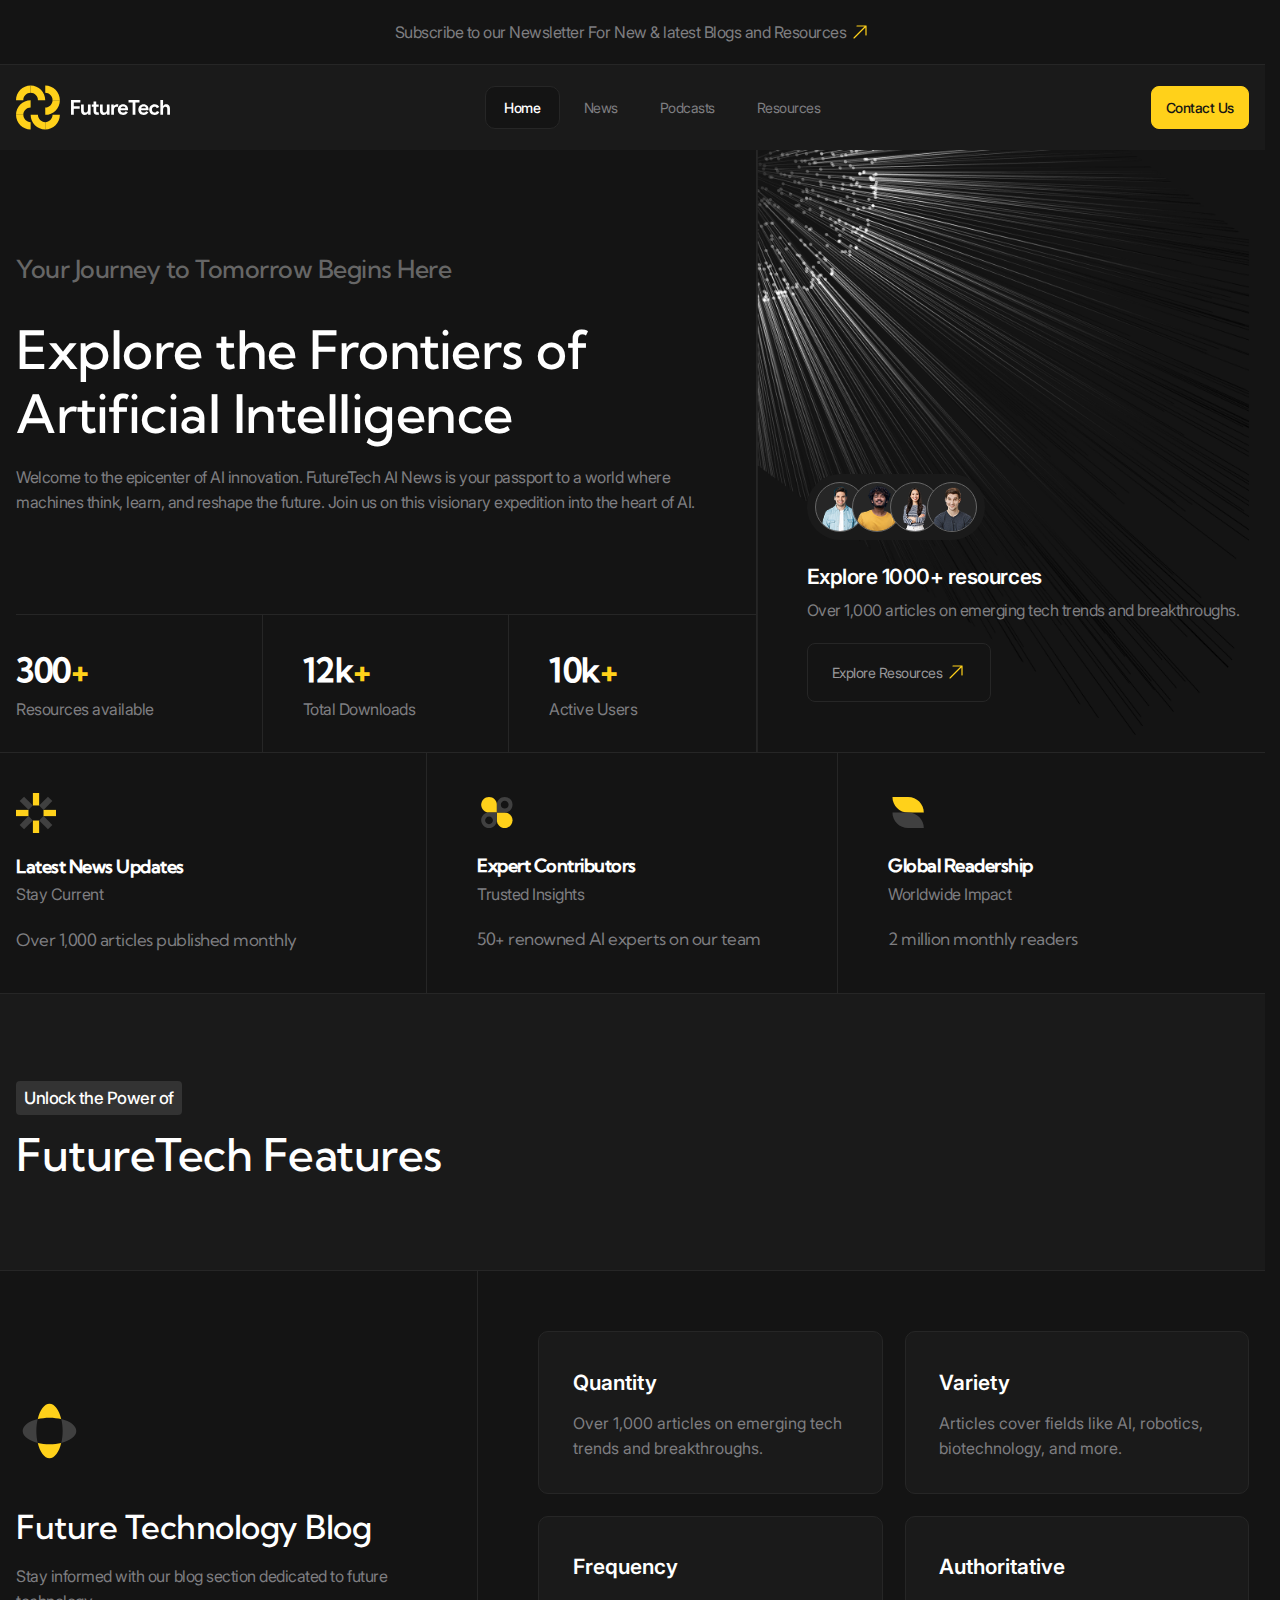
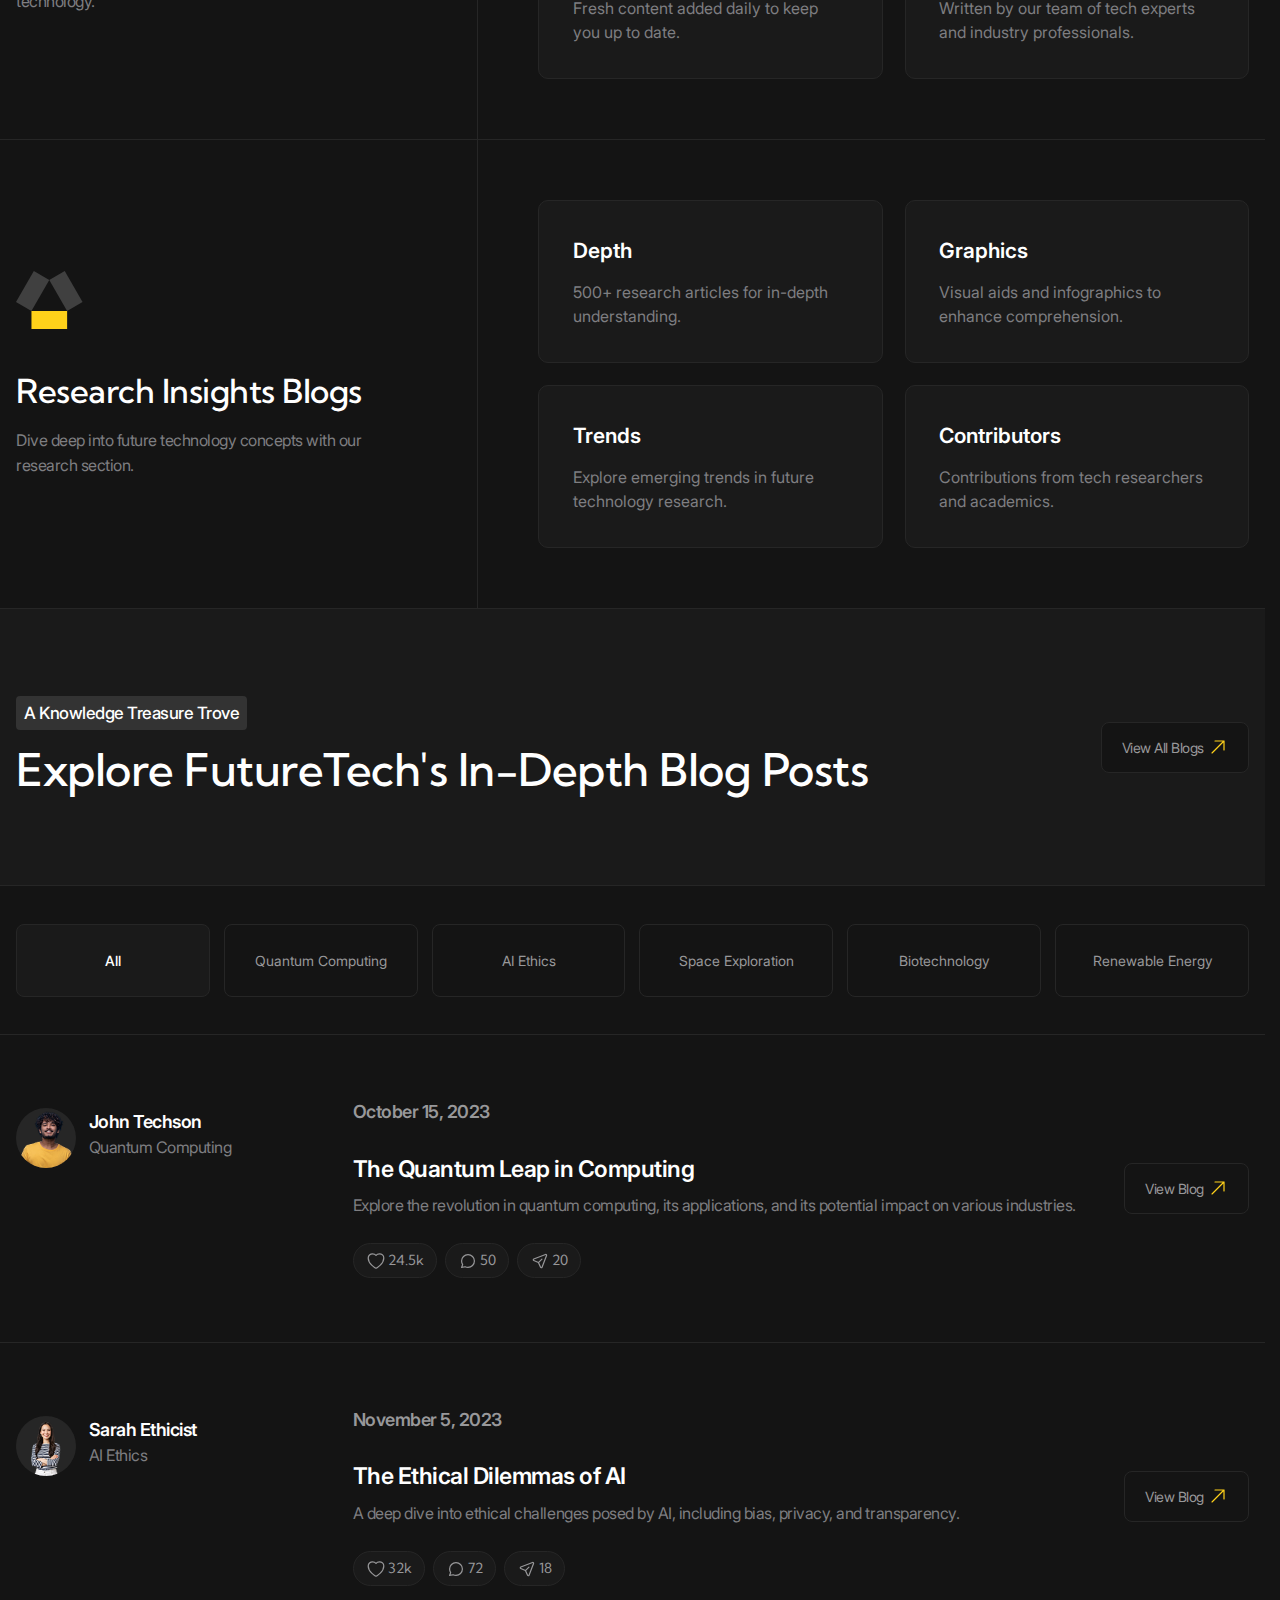
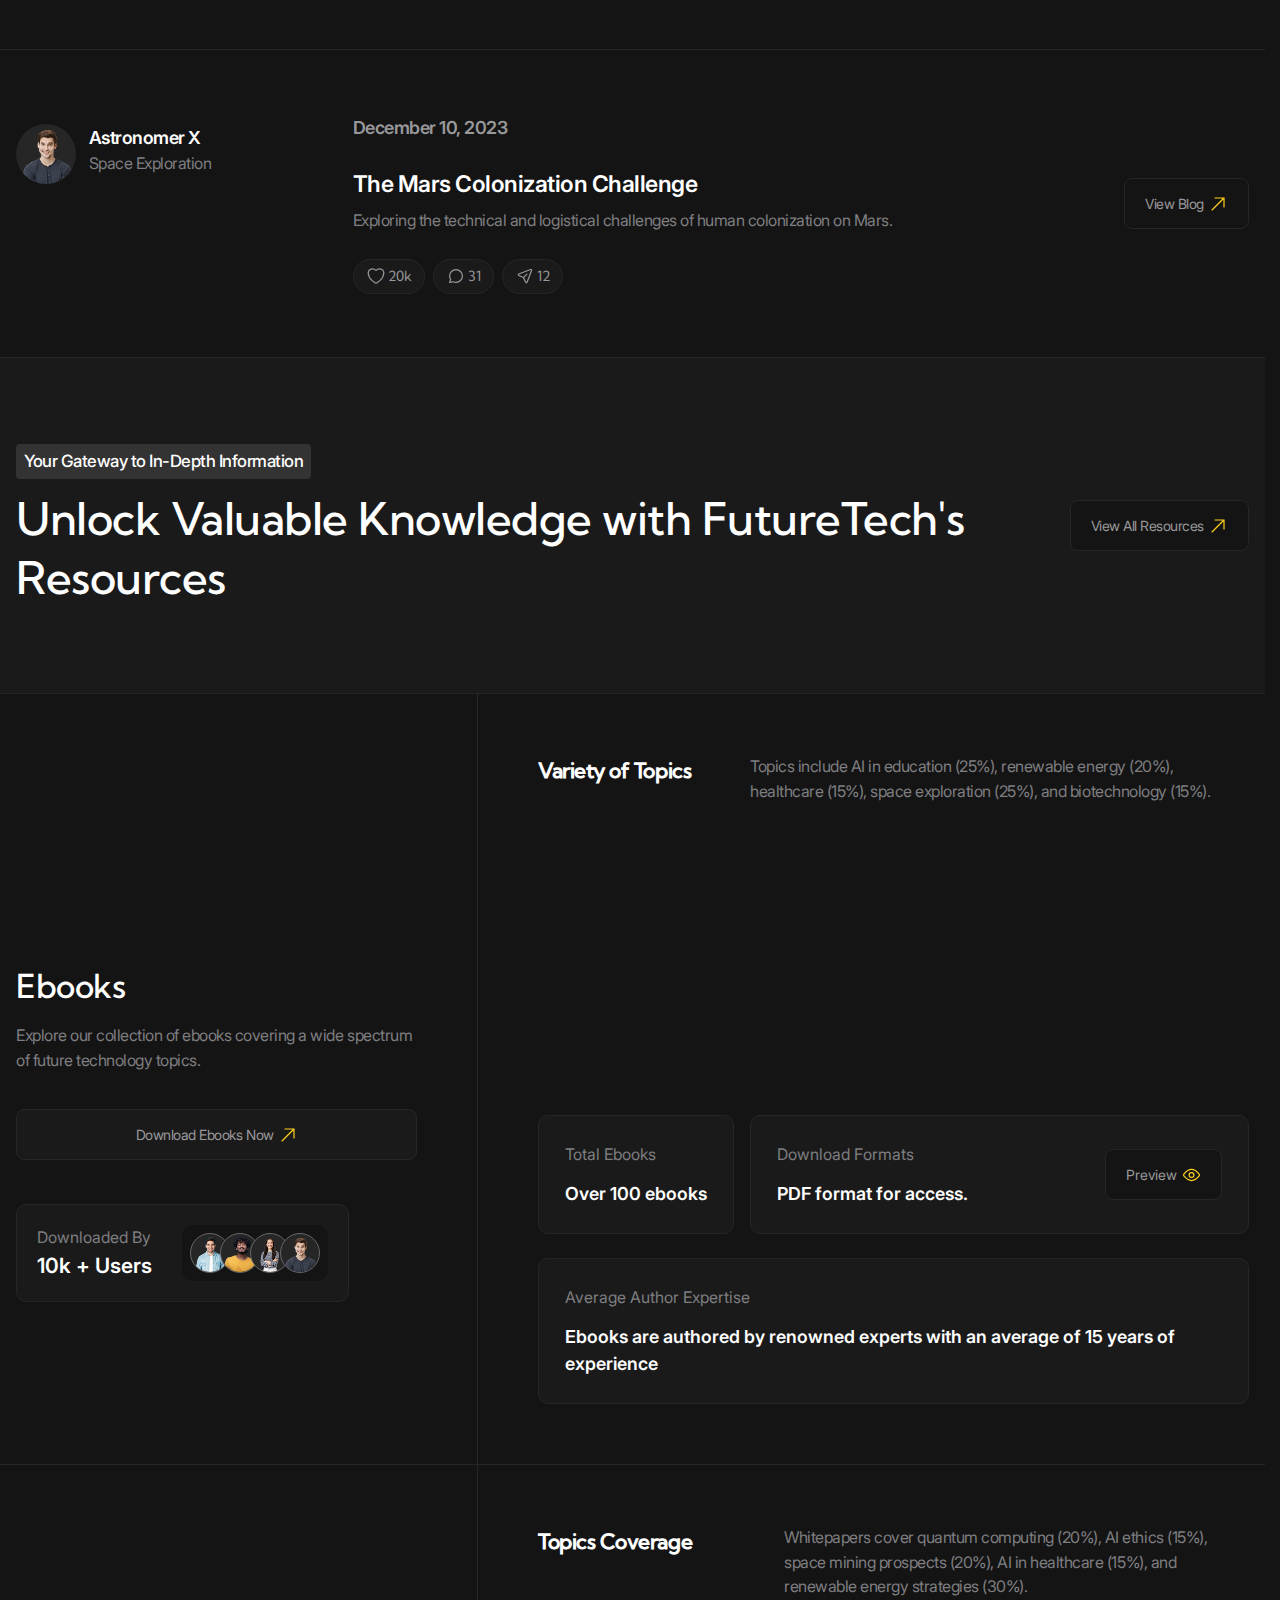
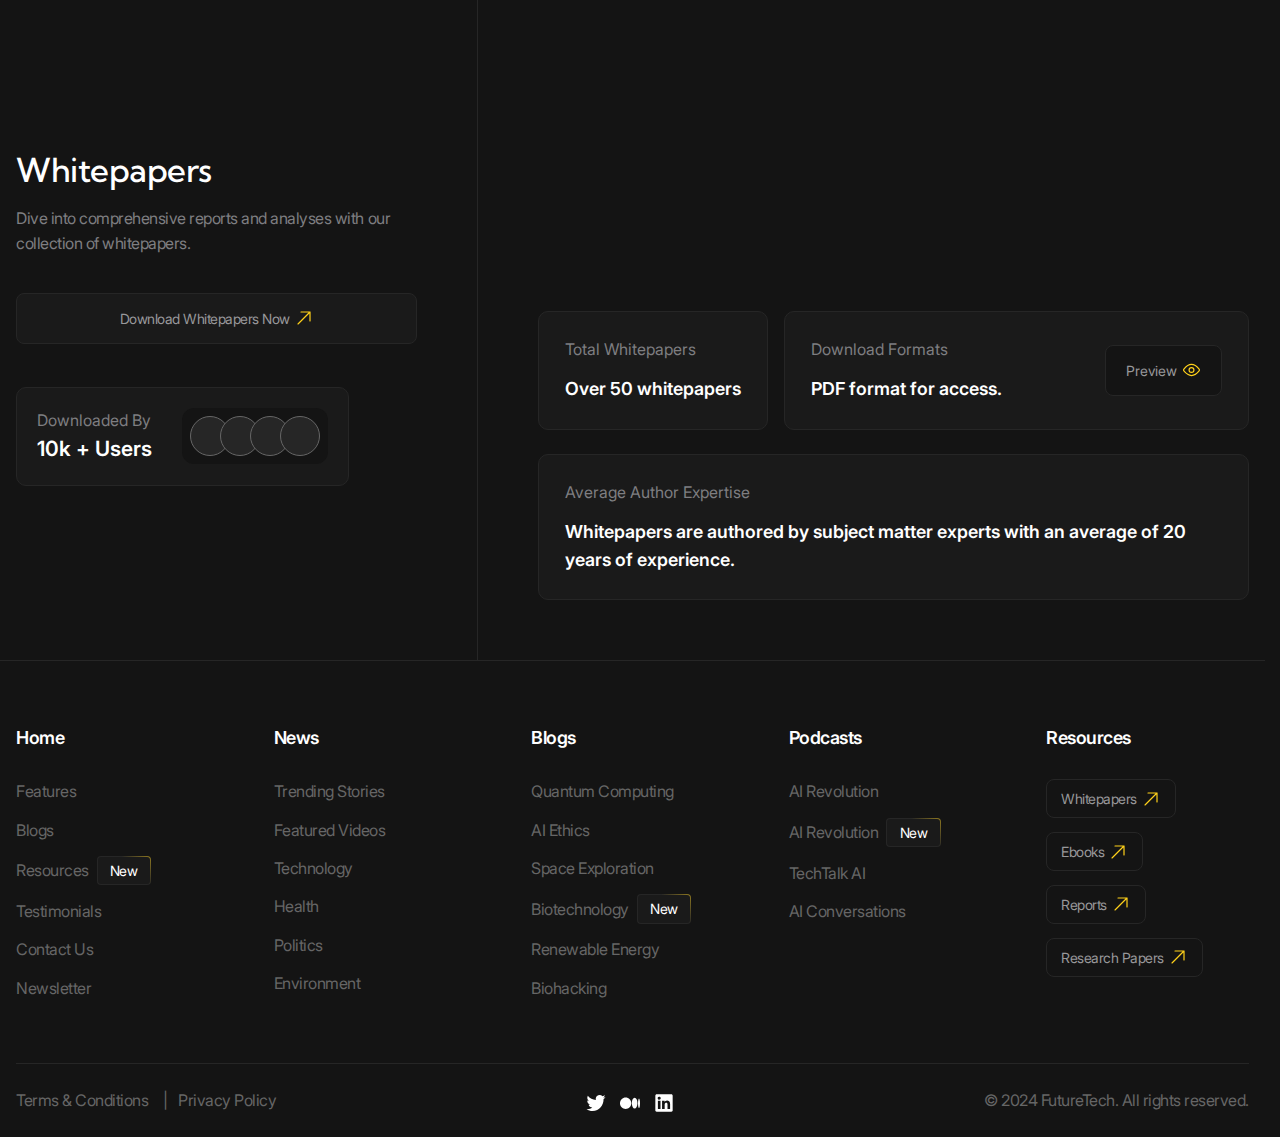
<file: index.html>
<!DOCTYPE html>
<html lang="en">
<head>
  <meta charset="UTF-8">
  <meta name="viewport" content="width=device-width, initial-scale=1.0">
  <title>Future Tech | Home</title>
  <link rel="stylesheet" href="./styles/main.css">
  <script src="./scripts/main.js" type="module"></script>
</head>
<body>
  <header class="header" data-js-header>
    <div class="header__promo">
      <div class="header__promo-inner container">
        <a href="/" class="header__promo-link">
          <span class="icon icon--yellow-arrow">
            <span class="hidden-mobile">Subscribe to our Newsletter For New & latest Blogs and Resources</span>
            <span class="visible-mobile">Subscribe to our Newsletter For Blogs and Resources</span>
          </span>
        </a>
      </div>
    </div>
    <div class="header__body">
      <div class="header__body-inner container">
        <a href="/" class="header__logo logo" title="Home" aria-label="Home">
          <img src="./images/logo.svg" alt="" class="logo__image" width="179" height="50">
        </a>
        <div class="header__overlay" data-js-header-overlay>
          <nav class="header__menu">
            <ul class="header__menu-list">
              <li class="header__menu-item">
                <a href="/" class="header__menu-link is-active">Home</a>
              </li>
              <li class="header__menu-item">
                <a href="/" class="header__menu-link">News</a>
              </li>
              <li class="header__menu-item">
                <a href="/" class="header__menu-link">Podcasts</a>
              </li>
              <li class="header__menu-item">
                <a href="/" class="header__menu-link">Resources</a>
              </li>
            </ul>
          </nav> 
          <a href="" class="header__contact-us-link button button--accent">Contact Us</a>
        </div>
        <button class="header__burger-button burger-button visible-mobile" type="button" aria-label="Open menu" title="Open menu" data-js-header-burger-button>
          <span class="burger-button__line"></span>
          <span class="burger-button__line"></span>
          <span class="burger-button__line"></span>
        </button>
      </div>
    </div>
  </header>
  <main>
    <section class="hero" aria-labelledby="hero-title">
      <div class="hero__main container">
        <div class="hero__body">
          <p class="hero__subtitle">Your Journey to Tomorrow Begins Here</p>
          <h1 class="hero__title" id="hero-title">Explore the Frontiers of Artificial Intelligence</h1>
          <div class="hero__description">
            <p>Welcome to the epicenter of AI innovation. FutureTech AI News is your passport to a world where machines think, learn, and reshape the future. Join us on this visionary expedition into the heart of AI.</p>
          </div>
        </div>
        <div class="hero__metrics metrics full-vw-line full-vw-line--top full-vw-line--left">
          <dl class="metrics__list">
            <div class="metrics__item">
              <dt class="metrics__key">Resources available</dt>
              <dd class="metrics__value h3">300<span class="metrics__sign">+</span></dd>
            </div>
            <div class="metrics__item">
              <dt class="metrics__key">Total Downloads</dt>
              <dd class="metrics__value h3">12k<span class="metrics__sign">+</span></dd>
            </div>
            <div class="metrics__item">
              <dt class="metrics__key">Active Users</dt>
              <dd class="metrics__value h3">10k<span class="metrics__sign">+</span></dd>
            </div>
          </dl>
        </div>
        <div class="hero__resources-preview resources-preview">
          <div class="resources-preview__team team">
            <img src="images/team/1.png" alt="" class="team__person" width="60" height="60" loading="lazy">
            <img src="images/team/2.png" alt="" class="team__person" width="60" height="60" loading="lazy">
            <img src="images/team/3.png" alt="" class="team__person" width="60" height="60" loading="lazy">
            <img src="images/team/4.png" alt="" class="team__person" width="60" height="60" loading="lazy">
          </div>
          <div class="resources-preview__body">
            <p class="resources-preview__title h5">Explore 1000+ resources</p>
            <p class="resources-preview__subtitle">Over 1,000 articles on emerging tech trends and breakthroughs.</p>
          </div>
          <a href="" class="resources-preview__button button">
            <span class="icon icon--yellow-arrow">Explore Resources</span>
          </a>
        </div>
      </div>
      <div class="hero__advantages">
        <h2 class="visually-hidden">Our advantages</h2>
        <ul class="hero__advantages-list container">
          <li class="hero__advantages-item">
            <div class="advantage-card">
              <img src="./images/advantages/icon-1.svg" alt="" class="advantage-card__image" width="50" height="50" loading="lazy">
              <a href="/" class="advantage-card__link">
                <h3 class="advantage-card__title h6">Latest News Updates</h3>
                <p class="advantage-card__subtitle">Stay Current</p>
              </a>
              <p class="advantage-card__details">Over 1,000 articles published monthly</p>
            </div>
          </li>
          <li class="hero__advantages-item">
            <div class="advantage-card">
              <img src="./images/advantages/icon-2.svg" alt="" class="advantage-card__image" width="50" height="50" loading="lazy">
              <a href="/" class="advantage-card__link">
                <h3 class="advantage-card__title h6">Expert Contributors</h3>
                <p class="advantage-card__subtitle">Trusted Insights</p>
              </a>
              <p class="advantage-card__details">50+ renowned AI experts on our team</p>
            </div>
          </li>
          <li class="hero__advantages-item">
            <div class="advantage-card">
              <img src="./images/advantages/icon-3.svg" alt="" class="advantage-card__image" width="50" height="50" loading="lazy">
              <a href="/" class="advantage-card__link">
                <h3 class="advantage-card__title h6">Global Readership</h3>
                <p class="advantage-card__subtitle">Worldwide Impact</p>
              </a>
              <p class="advantage-card__details">2 million monthly readers</p>
            </div>
          </li>
        </ul>
      </div>
    </section>

    <section class="section" aria-labelledby="features-title">
      <header class="section__header">
        <div class="section__header-inner container">
          <div class="section__header-info">
            <p class="section__subtitle tag">Unlock the Power of</p>
            <h2 class="section__title" id="features-title">FutureTech Features</h2>
          </div>
        </div>
      </header>
      <div class="section__body">
        <ul class="list">
          <li class="list__item">
            <div class="card container">
              <div class="card__preview">
                <div class="card__preview-main">
                  <img src="./images/features/1.svg" alt="" class="card__preview-icon" width="80" height="80" loading="lazy">
                  <div class="card__preview-info">
                    <h3 class="card__preview-title">Future Technology Blog</h3>
                    <div class="card__preview-description">
                      <p>Stay informed with our blog section dedicated to future technology.</p>
                    </div>
                  </div>
                </div>
              </div>
              <div class="card__body">
                <div class="card__grid card__grid--2-cols">
                  <div class="card__cell tile">
                    <h4 class="card__cell-title h5">Quantity</h4>
                    <p class="card__cell-description">Over 1,000 articles on emerging tech trends and breakthroughs.</p>
                  </div>
                  <div class="card__cell tile">
                    <h4 class="card__cell-title h5">Variety</h4>
                    <p class="card__cell-description">Articles cover fields like AI, robotics, biotechnology, and more.</p>
                  </div>
                  <div class="card__cell tile">
                    <h4 class="card__cell-title h5">Frequency</h4>
                    <p class="card__cell-description">Fresh content added daily to keep you up to date.</p>
                  </div>
                  <div class="card__cell tile">
                    <h4 class="card__cell-title h5">Authoritative</h4>
                    <p class="card__cell-description">Written by our team of tech experts and industry professionals.</p>
                  </div>
                </div>
              </div>
            </div>
          </li>
          <li class="list__item">
            <div class="card container">
              <div class="card__preview">
                <div class="card__preview-main">
                  <img src="./images/features/2.svg" alt="" class="card__preview-icon" width="80" height="80" loading="lazy">
                  <div class="card__preview-info">
                    <h3 class="card__preview-title">Research Insights Blogs</h3>
                    <div class="card__preview-description">
                      <p>Dive deep into future technology concepts with our research section.</p>
                    </div>
                  </div>
                </div>
              </div>
              <div class="card__body">
                <div class="card__grid card__grid--2-cols">
                  <div class="card__cell tile">
                    <h4 class="card__cell-title h5">Depth</h4>
                    <p class="card__cell-description">500+ research articles for in-depth understanding.</p>
                  </div>
                  <div class="card__cell tile">
                    <h4 class="card__cell-title h5">Graphics</h4>
                    <p class="card__cell-description">Visual aids and infographics to enhance comprehension.</p>
                  </div>
                  <div class="card__cell tile">
                    <h4 class="card__cell-title h5">Trends</h4>
                    <p class="card__cell-description">Explore emerging trends in future technology research.</p>
                  </div>
                  <div class="card__cell tile">
                    <h4 class="card__cell-title h5">Contributors</h4>
                    <p class="card__cell-description">Contributions from tech researchers and academics.</p>
                  </div>
                </div>
              </div>
            </div>
          </li>
        </ul>
      </div>
    </section>

    <section class="section" aria-labelledby="blog-title">
      <header class="section__header">
        <div class="section__header-inner container">
          <div class="section__header-info">
            <p class="section__subtitle tag">A Knowledge Treasure Trove</p>
            <h2 class="section__title" id="blog-title">Explore FutureTech's In-Depth Blog Posts</h2>
          </div>
          <a href="/" class="section__link button">
            <span class="icon icon--yellow-arrow">View All Blogs</span>
          </a>
        </div>
      </header>
      <div class="section__body tabs" data-js-tabs>
        <h3 class="visually-hidden" id="blog-category-title">Blog category</h3>
        <header class="tabs__header">
          <div class="tabs__buttons container" role="tablist" aria-labelledby="blog-category-title">
            <button 
              class="tabs__button is-active" 
              type="button" 
              id="tab-1" 
              role="tab" 
              aria-controls="tabpanel-1" 
              data-js-tabs-button 
              aria-selected="true"
            >
              All
            </button>
            <button 
              class="tabs__button" 
              type="button" 
              id="tab-2" 
              role="tab" 
              aria-controls="tabpanel-2" 
              data-js-tabs-button 
              aria-selected="false"
              tabindex="-1"
            >
              Quantum Computing
            </button>
            <button 
              class="tabs__button" 
              type="button" 
              id="tab-3" 
              role="tab" 
              aria-controls="tabpanel-3" 
              data-js-tabs-button 
              aria-selected="false"
              tabindex="-1"
            >
              AI Ethics
            </button>
            <button 
              class="tabs__button" 
              type="button" 
              id="tab-4" 
              role="tab" 
              aria-controls="tabpanel-4" 
              data-js-tabs-button 
              aria-selected="false"
              tabindex="-1"
            >
              Space Exploration
            </button>
            <button 
              class="tabs__button" 
              type="button" 
              id="tab-5" 
              role="tab" 
              aria-controls="tabpanel-5" 
              data-js-tabs-button 
              aria-selected="false"
              tabindex="-1"
            >
              Biotechnology
            </button>
            <button 
              class="tabs__button" 
              type="button" 
              id="tab-6" 
              role="tab" 
              aria-controls="tabpanel-6" 
              data-js-tabs-button 
              aria-selected="false"
              tabindex="-1"
            >
              Renewable Energy
            </button>
          </div>
        </header>
        <div class="tabs__body">
          <div 
            class="tabs__content is-active" 
            id="tabpanel-1" 
            aria-labelledby="tab-1" 
            tabindex="0"
            data-js-tabs-content
          >
            <ul class="list">
              <li class="list__item">
                <article class="blog-card container">
                  <div class="blog-card__author person-card">
                    <img src="./images/blog/1.png" alt="" class="person-card__image" width="80" height="80" loading="lazy">
                    <div class="person-card__body">
                      <p class="person-card__name">John Techson</p>
                      <p class="person-card__department">Quantum Computing</p>
                    </div>
                  </div>
                  <div class="blog-card__body">
                    <time datetime="2023-10-15" class="blog-card__date h6">October 15, 2023</time>
                    <div class="blog-card__info">
                      <h4 class="blog-card__title">The Quantum Leap in Computing</h4>
                      <div class="blog-card__description">
                        <p>Explore the revolution in quantum computing, its applications, and its potential impact on various industries.</p>
                      </div>
                    </div>
                    <div class="blog-card__actions blog-actions">
                      <ul class="blog-actions__list">
                        <li class="blog-actions__item">
                          <button class="blog-actions__button" type="button" aria-label="Like" title="Like" data-js-like>
                            <span class="blog-actions__icon-wrapper">
                              <svg width="24" height="25" viewBox="0 0 24 25" fill="none" xmlns="http://www.w3.org/2000/svg">
                                <path d="M11.645 21.4107L11.6384 21.4071L11.6158 21.3949C11.5965 21.3844 11.5689 21.3693 11.5336 21.3496C11.4629 21.3101 11.3612 21.2524 11.233 21.1769C10.9765 21.0261 10.6132 20.8039 10.1785 20.515C9.31074 19.9381 8.15122 19.0901 6.9886 18.0063C4.68781 15.8615 2.25 12.6751 2.25 8.75C2.25 5.82194 4.7136 3.5 7.6875 3.5C9.43638 3.5 11.0023 4.29909 12 5.5516C12.9977 4.29909 14.5636 3.5 16.3125 3.5C19.2864 3.5 21.75 5.82194 21.75 8.75C21.75 12.6751 19.3122 15.8615 17.0114 18.0063C15.8488 19.0901 14.6893 19.9381 13.8215 20.515C13.3868 20.8039 13.0235 21.0261 12.767 21.1769C12.6388 21.2524 12.5371 21.3101 12.4664 21.3496C12.4311 21.3693 12.4035 21.3844 12.3842 21.3949L12.3616 21.4071L12.355 21.4107L12.3523 21.4121C12.1323 21.5289 11.8677 21.5289 11.6477 21.4121L11.645 21.4107Z" stroke="#666666" stroke-width="1.5" stroke-linejoin="round"/>
                              </svg>                                
                            </span>
                            <span>24.5k</span>
                          </button>
                        </li>
                        <li class="blog-actions__item">
                          <button class="blog-actions__button" type="button" aria-label="Discuss" title="Discuss">
                            <span class="blog-actions__icon-wrapper">
                              <svg width="24" height="25" viewBox="0 0 24 25" fill="none" xmlns="http://www.w3.org/2000/svg">
                                <path d="M8.48581 19.6888C9.54657 20.2083 10.7392 20.5 12 20.5C16.4183 20.5 20 16.9183 20 12.5C20 8.08172 16.4183 4.5 12 4.5C7.58172 4.5 4 8.08172 4 12.5C4 14.1401 4.49356 15.665 5.34026 16.9341M8.48581 19.6888L4 20.5L5.34026 16.9341M8.48581 19.6888L8.49231 19.6877M5.34026 16.9341L5.34154 16.9308" stroke="#666666" stroke-width="1.5" stroke-linecap="round" stroke-linejoin="round"/>
                              </svg>                         
                            </span>
                            <span>50</span>
                          </button>
                        </li>
                        <li class="blog-actions__item">
                          <button class="blog-actions__button" type="button" aria-label="Share" title="Share">
                            <span class="blog-actions__icon-wrapper">
                              <svg width="24" height="25" viewBox="0 0 24 25" fill="none" xmlns="http://www.w3.org/2000/svg">
                                <path d="M10.0384 14.4616L4.1719 11.7951C3.36454 11.4281 3.39898 10.2697 4.22673 9.95134L18.8999 4.30781C19.7087 3.99675 20.5033 4.79139 20.1922 5.60013L14.5487 20.2733C14.2303 21.1011 13.072 21.1355 12.705 20.3281L10.0384 14.4616ZM10.0384 14.4616L14.4231 10.077" stroke="#666666" stroke-width="1.5" stroke-linecap="round" stroke-linejoin="round"/>
                              </svg>                                                               
                            </span>
                            <span>20</span>
                          </button>
                        </li>
                      </ul>
                    </div>
                  </div>
                  <a href="/" class="blog-card__link button">
                    <span class="icon icon--yellow-arrow">View Blog</span>
                  </a>
                </article>
              </li>
              <li class="list__item">
                <article class="blog-card container">
                  <div class="blog-card__author person-card">
                    <img src="./images/blog/2.png" alt="" class="person-card__image" width="80" height="80" loading="lazy">
                    <div class="person-card__body">
                      <p class="person-card__name">Sarah Ethicist</p>
                      <p class="person-card__department">AI Ethics</p>
                    </div>
                  </div>
                  <div class="blog-card__body">
                    <time datetime="2023-11-5" class="blog-card__date h6">November 5, 2023</time>
                    <div class="blog-card__info">
                      <h4 class="blog-card__title">The Ethical Dilemmas of AI</h4>
                      <div class="blog-card__description">
                        <p>A deep dive into ethical challenges posed by AI, including bias, privacy, and transparency.</p>
                      </div>
                    </div>
                    <div class="blog-card__actions blog-actions">
                      <ul class="blog-actions__list">
                        <li class="blog-actions__item">
                          <button class="blog-actions__button" type="button" aria-label="Like" title="Like" data-js-like>
                            <span class="blog-actions__icon-wrapper">
                              <svg width="24" height="25" viewBox="0 0 24 25" fill="none" xmlns="http://www.w3.org/2000/svg">
                                <path d="M11.645 21.4107L11.6384 21.4071L11.6158 21.3949C11.5965 21.3844 11.5689 21.3693 11.5336 21.3496C11.4629 21.3101 11.3612 21.2524 11.233 21.1769C10.9765 21.0261 10.6132 20.8039 10.1785 20.515C9.31074 19.9381 8.15122 19.0901 6.9886 18.0063C4.68781 15.8615 2.25 12.6751 2.25 8.75C2.25 5.82194 4.7136 3.5 7.6875 3.5C9.43638 3.5 11.0023 4.29909 12 5.5516C12.9977 4.29909 14.5636 3.5 16.3125 3.5C19.2864 3.5 21.75 5.82194 21.75 8.75C21.75 12.6751 19.3122 15.8615 17.0114 18.0063C15.8488 19.0901 14.6893 19.9381 13.8215 20.515C13.3868 20.8039 13.0235 21.0261 12.767 21.1769C12.6388 21.2524 12.5371 21.3101 12.4664 21.3496C12.4311 21.3693 12.4035 21.3844 12.3842 21.3949L12.3616 21.4071L12.355 21.4107L12.3523 21.4121C12.1323 21.5289 11.8677 21.5289 11.6477 21.4121L11.645 21.4107Z" stroke="#666666" stroke-width="1.5" stroke-linejoin="round"/>
                              </svg>                                
                            </span>
                            <span>32k</span>
                          </button>
                        </li>
                        <li class="blog-actions__item">
                          <button class="blog-actions__button" type="button" aria-label="Discuss" title="Discuss">
                            <span class="blog-actions__icon-wrapper">
                              <svg width="24" height="25" viewBox="0 0 24 25" fill="none" xmlns="http://www.w3.org/2000/svg">
                                <path d="M8.48581 19.6888C9.54657 20.2083 10.7392 20.5 12 20.5C16.4183 20.5 20 16.9183 20 12.5C20 8.08172 16.4183 4.5 12 4.5C7.58172 4.5 4 8.08172 4 12.5C4 14.1401 4.49356 15.665 5.34026 16.9341M8.48581 19.6888L4 20.5L5.34026 16.9341M8.48581 19.6888L8.49231 19.6877M5.34026 16.9341L5.34154 16.9308" stroke="#666666" stroke-width="1.5" stroke-linecap="round" stroke-linejoin="round"/>
                              </svg>                         
                            </span>
                            <span>72</span>
                          </button>
                        </li>
                        <li class="blog-actions__item">
                          <button class="blog-actions__button" type="button" aria-label="Share" title="Share">
                            <span class="blog-actions__icon-wrapper">
                              <svg width="24" height="25" viewBox="0 0 24 25" fill="none" xmlns="http://www.w3.org/2000/svg">
                                <path d="M10.0384 14.4616L4.1719 11.7951C3.36454 11.4281 3.39898 10.2697 4.22673 9.95134L18.8999 4.30781C19.7087 3.99675 20.5033 4.79139 20.1922 5.60013L14.5487 20.2733C14.2303 21.1011 13.072 21.1355 12.705 20.3281L10.0384 14.4616ZM10.0384 14.4616L14.4231 10.077" stroke="#666666" stroke-width="1.5" stroke-linecap="round" stroke-linejoin="round"/>
                              </svg>                                                               
                            </span>
                            <span>18</span>
                          </button>
                        </li>
                      </ul>
                    </div>
                  </div>
                  <a href="/" class="blog-card__link button">
                    <span class="icon icon--yellow-arrow">View Blog</span>
                  </a>
                </article>
              </li>
              <li class="list__item">
                <article class="blog-card container">
                  <div class="blog-card__author person-card">
                    <img src="./images/blog/3.png" alt="" class="person-card__image" width="80" height="80" loading="lazy">
                    <div class="person-card__body">
                      <p class="person-card__name">Astronomer X</p>
                      <p class="person-card__department">Space Exploration</p>
                    </div>
                  </div>
                  <div class="blog-card__body">
                    <time datetime="2023-12-10" class="blog-card__date h6">December 10, 2023</time>
                    <div class="blog-card__info">
                      <h4 class="blog-card__title">The Mars Colonization Challenge</h4>
                      <div class="blog-card__description">
                        <p>Exploring the technical and logistical challenges of human colonization on Mars.</p>
                      </div>
                    </div>
                    <div class="blog-card__actions blog-actions">
                      <ul class="blog-actions__list">
                        <li class="blog-actions__item">
                          <button class="blog-actions__button" type="button" aria-label="Like" title="Like" data-js-like>
                            <span class="blog-actions__icon-wrapper">
                              <svg width="24" height="25" viewBox="0 0 24 25" fill="none" xmlns="http://www.w3.org/2000/svg">
                                <path d="M11.645 21.4107L11.6384 21.4071L11.6158 21.3949C11.5965 21.3844 11.5689 21.3693 11.5336 21.3496C11.4629 21.3101 11.3612 21.2524 11.233 21.1769C10.9765 21.0261 10.6132 20.8039 10.1785 20.515C9.31074 19.9381 8.15122 19.0901 6.9886 18.0063C4.68781 15.8615 2.25 12.6751 2.25 8.75C2.25 5.82194 4.7136 3.5 7.6875 3.5C9.43638 3.5 11.0023 4.29909 12 5.5516C12.9977 4.29909 14.5636 3.5 16.3125 3.5C19.2864 3.5 21.75 5.82194 21.75 8.75C21.75 12.6751 19.3122 15.8615 17.0114 18.0063C15.8488 19.0901 14.6893 19.9381 13.8215 20.515C13.3868 20.8039 13.0235 21.0261 12.767 21.1769C12.6388 21.2524 12.5371 21.3101 12.4664 21.3496C12.4311 21.3693 12.4035 21.3844 12.3842 21.3949L12.3616 21.4071L12.355 21.4107L12.3523 21.4121C12.1323 21.5289 11.8677 21.5289 11.6477 21.4121L11.645 21.4107Z" stroke="#666666" stroke-width="1.5" stroke-linejoin="round"/>
                              </svg>                                
                            </span>
                            <span>20k</span>
                          </button>
                        </li>
                        <li class="blog-actions__item">
                          <button class="blog-actions__button" type="button" aria-label="Discuss" title="Discuss">
                            <span class="blog-actions__icon-wrapper">
                              <svg width="24" height="25" viewBox="0 0 24 25" fill="none" xmlns="http://www.w3.org/2000/svg">
                                <path d="M8.48581 19.6888C9.54657 20.2083 10.7392 20.5 12 20.5C16.4183 20.5 20 16.9183 20 12.5C20 8.08172 16.4183 4.5 12 4.5C7.58172 4.5 4 8.08172 4 12.5C4 14.1401 4.49356 15.665 5.34026 16.9341M8.48581 19.6888L4 20.5L5.34026 16.9341M8.48581 19.6888L8.49231 19.6877M5.34026 16.9341L5.34154 16.9308" stroke="#666666" stroke-width="1.5" stroke-linecap="round" stroke-linejoin="round"/>
                              </svg>                         
                            </span>
                            <span>31</span>
                          </button>
                        </li>
                        <li class="blog-actions__item">
                          <button class="blog-actions__button" type="button" aria-label="Share" title="Share">
                            <span class="blog-actions__icon-wrapper">
                              <svg width="24" height="25" viewBox="0 0 24 25" fill="none" xmlns="http://www.w3.org/2000/svg">
                                <path d="M10.0384 14.4616L4.1719 11.7951C3.36454 11.4281 3.39898 10.2697 4.22673 9.95134L18.8999 4.30781C19.7087 3.99675 20.5033 4.79139 20.1922 5.60013L14.5487 20.2733C14.2303 21.1011 13.072 21.1355 12.705 20.3281L10.0384 14.4616ZM10.0384 14.4616L14.4231 10.077" stroke="#666666" stroke-width="1.5" stroke-linecap="round" stroke-linejoin="round"/>
                              </svg>                                                               
                            </span>
                            <span>12</span>
                          </button>
                        </li>
                      </ul>
                    </div>
                  </div>
                  <a href="/" class="blog-card__link button">
                    <span class="icon icon--yellow-arrow">View Blog</span>
                  </a>
                </article>
              </li>
            </ul>
          </div>
          <div 
            class="tabs__content" 
            id="tabpanel-2" 
            aria-labelledby="tab-2" 
            tabindex="0"
            data-js-tabs-content
          >
            Lorem ipsum dolor sit amet consectetur adipisicing elit. Impedit, praesentium.
          </div>
          <div 
            class="tabs__content" 
            id="tabpanel-3" 
            aria-labelledby="tab-3" 
            tabindex="0"
            data-js-tabs-content
          >
            Lorem ipsum dolor sit amet consectetur adipisicing elit. Impedit, praesentium.
          </div>
          <div 
            class="tabs__content" 
            id="tabpanel-4" 
            aria-labelledby="tab-4" 
            tabindex="0"
            data-js-tabs-content
          >
            Lorem ipsum dolor sit amet consectetur adipisicing elit. Impedit, praesentium.
          </div>
          <div 
            class="tabs__content" 
            id="tabpanel-5" 
            aria-labelledby="tab-5" 
            tabindex="0"
            data-js-tabs-content
          >
            Lorem ipsum dolor sit amet consectetur adipisicing elit. Impedit, praesentium.
          </div>
          <div 
            class="tabs__content" 
            id="tabpanel-6" 
            aria-labelledby="tab-6" 
            tabindex="0"
            data-js-tabs-content
          >
            Lorem ipsum dolor sit amet consectetur adipisicing elit. Impedit, praesentium.
          </div>
        </div>
      </div>
    </section>

    <section class="section" aria-labelledby="resources-title">
      <header class="section__header">
        <div class="section__header-inner container">
          <div class="section__header-info">
            <p class="section__subtitle tag">Your Gateway to In-Depth Information</p>
            <h2 class="section__title" id="resources-title">Unlock Valuable Knowledge with FutureTech's Resources</h2>
          </div>
          <a href="/" class="section__link button">
            <span class="icon icon--yellow-arrow">View All Resources</span>
          </a>
        </div>
      </header>
      <div class="section__body">
        <ul class="list">
          <li class="list__item">
            <div class="card container">
              <div class="card__preview">
                <div class="card__preview-main">
                  <img src="./images/resources/icon-1.svg" alt="" class="card__preview-icon" width="80" height="80" loading="lazy">
                  <div class="card__preview-info">
                    <h3 class="card__preview-title">Ebooks</h3>
                    <div class="card__preview-description">
                      <p>Explore our collection of ebooks covering a wide spectrum of future technology topics.</p>
                    </div>
                  </div>
                  <a href="/" class="card__preview-link button button--dark-gray">
                    <span class="icon icon--yellow-arrow">Download Ebooks Now</span>
                  </a>
                </div>
                <div class="card__preview-extra">
                  <div class="download-info tile">
                    <div class="download-info__body">
                      <p class="download-info__title">Downloaded By</p>
                      <p class="download-info__subtitle h5">10k + Users</p>
                    </div>
                    <div class="download-info__team team">
                      <img src="images/team/1.png" alt="" class="team__person" width="50" height="50" loading="lazy">
                      <img src="images/team/2.png" alt="" class="team__person" width="50" height="50" loading="lazy">
                      <img src="images/team/3.png" alt="" class="team__person" width="50" height="50" loading="lazy">
                      <img src="images/team/4.png" alt="" class="team__person" width="50" height="50" loading="lazy">
                    </div>
                  </div>
                </div>
              </div>
              <div class="card__body">
                <div class="card__grid card__grid--2-cols-alt">
                  <div class="card__cell">
                    <h3 class="card__cell-title h5">Variety of Topics</h3>
                  </div>
                  <div class="card__cell">
                    <p class="card__cell-description">
                      Topics include AI in education (25%), renewable energy (20%), healthcare (15%), space exploration (25%), and biotechnology (15%).
                    </p>
                  </div>
                  <div class="card__cell card__cell--wide">
                    <img src="./images/resources/details-1.jpg" alt="" class="card__cell-image" width="917" height="332" loading="lazy">
                  </div>
                  <div class="card__cell tile">
                    <h4 class="card__cell-subtitle">Total Ebooks</h4>
                    <p class="card__cell-description h6">Over 100 ebooks</p>
                  </div>
                  <div class="card__cell tile">
                    <h4 class="card__cell-subtitle">Download Formats</h4>
                    <p class="card__cell-description h6">PDF format for access.</p>
                    <a href="/" class="card__cell-link button">
                      <span class="icon icon--yellow-eye">Preview</span>
                    </a>
                  </div> 
                  <div class="card__cell tile card__cell--wide">
                    <h4 class="card__cell-subtitle">Average Author Expertise</h4>
                    <p class="card__cell-description h6">Ebooks are authored by renowned experts with an average of 15 years of experience</p>
                  </div>
                </div>
              </div>
            </div>
          </li>
          <li class="list__item">
            <div class="card container">
              <div class="card__preview">
                <div class="card__preview-main">
                  <img src="./images/resources/icon-2.svg" alt="" class="card__preview-icon" width="80" height="80" loading="lazy">
                  <div class="card__preview-info">
                    <h3 class="card__preview-title">Whitepapers</h3>
                    <div class="card__preview-description">
                      <p>Dive into comprehensive reports and analyses with our collection of whitepapers. </p>
                    </div>
                  </div>
                  <a href="/" class="card__preview-link button button--dark-gray">
                    <span class="icon icon--yellow-arrow">Download Whitepapers Now</span>
                  </a>
                </div>
                <div class="card__preview-extra">
                  <div class="download-info tile">
                    <div class="download-info__body">
                      <p class="download-info__title">Downloaded By</p>
                      <p class="download-info__subtitle h5">10k + Users</p>
                    </div>
                    <div class="download-info__team team">
                      <img src="images/team/5.png" alt="" class="team__person" width="50" height="50" loading="lazy">
                      <img src="images/team/6.png" alt="" class="team__person" width="50" height="50" loading="lazy">
                      <img src="images/team/7.png" alt="" class="team__person" width="50" height="50" loading="lazy">
                      <img src="images/team/8.png" alt="" class="team__person" width="50" height="50" loading="lazy">
                    </div>
                  </div>
                </div>
              </div>
              <div class="card__body">
                <div class="card__grid card__grid--2-cols-alt">
                  <div class="card__cell">
                    <h3 class="card__cell-title h5">Topics Coverage</h3>
                  </div>
                  <div class="card__cell">
                    <p class="card__cell-description">
                      Whitepapers cover quantum computing (20%), AI ethics (15%), space mining prospects (20%), AI in healthcare (15%), and renewable energy strategies (30%).
                    </p>
                  </div>
                  <div class="card__cell card__cell--wide">
                    <img src="./images/resources/details-2.jpg" alt="" class="card__cell-image" width="917" height="332" loading="lazy">
                  </div>
                  <div class="card__cell tile">
                    <h4 class="card__cell-subtitle">Total Whitepapers</h4>
                    <p class="card__cell-description h6">Over 50 whitepapers</p>
                  </div>
                  <div class="card__cell tile">
                    <h4 class="card__cell-subtitle">Download Formats</h4>
                    <p class="card__cell-description h6">PDF format for access.</p>
                    <a href="/" class="card__cell-link button">
                      <span class="icon icon--yellow-eye">Preview</span>
                    </a>
                  </div> 
                  <div class="card__cell tile card__cell--wide">
                    <h4 class="card__cell-subtitle">Average Author Expertise</h4>
                    <p class="card__cell-description h6">Whitepapers are authored by subject matter experts with an average of 20 years of experience.</p>
                  </div>
                </div>
              </div>
            </div>
          </li>
        </ul>
      </div>
    </section>
  </main>
  <footer class="footer">
    <div class="footer__inner container">
      <div class="footer__body">
        <nav class="footer__menu">
          <div class="footer__menu-column">
            <a href="/" class="footer__menu-main-link h6">Home</a>
            <ul class="footer__menu-list">
              <li class="footer__menu-item">
                <a href="/" class="footer__menu-link">Features</a>
              </li>
              <li class="footer__menu-item">
                <a href="/" class="footer__menu-link">Blogs</a>
              </li>
              <li class="footer__menu-item">
                <a href="/" class="footer__menu-link">Resources</a>
                <span class="badge">New</span>
              </li>
              <li class="footer__menu-item">
                <a href="/" class="footer__menu-link">Testimonials</a>
              </li>
              <li class="footer__menu-item">
                <a href="/" class="footer__menu-link">Contact Us</a>
              </li>
              <li class="footer__menu-item">
                <a href="/" class="footer__menu-link">Newsletter</a>
              </li>
            </ul>
          </div>
          <div class="footer__menu-column">
            <a href="/" class="footer__menu-main-link h6">News</a>
            <ul class="footer__menu-list">
              <li class="footer__menu-item">
                <a href="/" class="footer__menu-link">Trending Stories</a>
              </li>
              <li class="footer__menu-item">
                <a href="/" class="footer__menu-link">Featured Videos</a>
              </li>
              <li class="footer__menu-item">
                <a href="/" class="footer__menu-link">Technology</a>
              </li>
              <li class="footer__menu-item">
                <a href="/" class="footer__menu-link">Health</a>
              </li>
              <li class="footer__menu-item">
                <a href="/" class="footer__menu-link">Politics</a>
              </li>
              <li class="footer__menu-item">
                <a href="/" class="footer__menu-link">Environment</a>
              </li>
            </ul>
          </div>
          <div class="footer__menu-column">
            <a href="/" class="footer__menu-main-link h6">Blogs</a>
            <ul class="footer__menu-list">
              <li class="footer__menu-item">
                <a href="/" class="footer__menu-link">Quantum Computing</a>
              </li>
              <li class="footer__menu-item">
                <a href="/" class="footer__menu-link">AI Ethics</a>
              </li>
              <li class="footer__menu-item">
                <a href="/" class="footer__menu-link">Space Exploration</a>
              </li>
              <li class="footer__menu-item">
                <a href="/" class="footer__menu-link">Biotechnology</a>
                <span class="badge">New</span>
              </li>
              <li class="footer__menu-item">
                <a href="/" class="footer__menu-link">Renewable Energy</a>
              </li>
              <li class="footer__menu-item">
                <a href="/" class="footer__menu-link">Biohacking</a>
              </li>
            </ul>
          </div>
          <div class="footer__menu-column">
            <a href="/" class="footer__menu-main-link h6">Podcasts</a>
            <ul class="footer__menu-list">
              <li class="footer__menu-item">
                <a href="/" class="footer__menu-link">AI Revolution</a>
              </li>
              <li class="footer__menu-item">
                <a href="/" class="footer__menu-link">AI Revolution</a>
                <span class="badge">New</span>
              </li>
              <li class="footer__menu-item">
                <a href="/" class="footer__menu-link">TechTalk AI</a>
              </li>
              <li class="footer__menu-item">
                <a href="/" class="footer__menu-link">AI Conversations</a>
              </li>
              </li>
            </ul>
          </div>
          <div class="footer__menu-column">
            <a href="/" class="footer__menu-main-link h6">Resources</a>
            <ul class="footer__menu-list">
              <li class="footer__menu-item">
                <a href="/" class="footer__menu-link button">
                  <span class="icon icon--yellow-arrow">Whitepapers</span>
                </a>
              </li>
              <li class="footer__menu-item">
                <a href="/" class="footer__menu-link button">
                  <span class="icon icon--yellow-arrow">Ebooks</span>
                </a> 
              </li>
              <li class="footer__menu-item">
                <a href="/" class="footer__menu-link button">
                  <span class="icon icon--yellow-arrow">Reports</span>
                </a>
              </li>
              <li class="footer__menu-item">
                <a href="/" class="footer__menu-link button">
                  <span class="icon icon--yellow-arrow">Research Papers</span>
                </a>
              </li>
              </li>
            </ul>
          </div>
        </nav>
      </div>
      <div class="footer__extra">
        <div class="footer__extra-menu">
          <ul class="footer__extra-menu-list">
            <li class="footer__extra-menu-item">
              <a href="/" class="footer__extra-menu-link">Terms & Conditions</a>
            </li>
            <li class="footer__extra-menu-item">
              <a href="/" class="footer__extra-menu-link">Privacy Policy</a>
            </li>
          </ul>
        </div>
        <div class="footer__soc1als soc1als">
          <ul class="soc1als__list">
            <li class="soc1als__item">
              <a href="/" class="soc1als__link" target="_blank" title="Twitter" aria-label="Twitter">
                <svg width="24" height="24" viewBox="0 0 24 24" fill="none" xmlns="http://www.w3.org/2000/svg">
                  <path d="M21.0571 7.18114C21.0664 7.39235 21.0664 7.59395 21.0664 7.80515C21.0756 14.2084 16.3712 21.6004 7.76793 21.6004C5.23048 21.6004 2.73933 20.842 0.600098 19.4212C0.970528 19.4692 1.34096 19.4884 1.71139 19.4884C3.81358 19.4884 5.86021 18.7588 7.51789 17.4052C5.51756 17.3668 3.75802 16.0132 3.14681 14.0356C3.85063 14.1796 4.57296 14.1508 5.25826 13.9492C3.08198 13.5076 1.51691 11.5204 1.50765 9.20675C1.50765 9.18755 1.50765 9.16835 1.50765 9.14915C2.15591 9.52355 2.88751 9.73475 3.62837 9.75395C1.58174 8.33315 0.942746 5.50114 2.18369 3.28353C4.5637 6.31714 8.06427 8.15075 11.8241 8.35235C11.4445 6.67234 11.9631 4.90594 13.1762 3.71553C15.0561 1.88193 18.0196 1.97793 19.7977 3.92673C20.8441 3.71553 21.8535 3.31233 22.7704 2.74593C22.4185 3.86913 21.6869 4.81954 20.7145 5.42434C21.6406 5.30914 22.5481 5.04994 23.4001 4.66594C22.7704 5.64514 21.9739 6.48994 21.0571 7.18114Z" fill="white"/>
                </svg>                  
              </a>
            </li>
            <li class="soc1als__item">
              <a href="/" class="soc1als__link" target="_blank" title="Medium" aria-label="Medium">
                <svg width="24" height="24" viewBox="0 0 24 24" fill="none" xmlns="http://www.w3.org/2000/svg">
                  <path d="M13.5374 12.2281C13.5374 15.9988 10.5069 19.0556 6.76883 19.0556C3.03073 19.0556 0 15.9981 0 12.2281C0 8.45806 3.0305 5.40039 6.76883 5.40039C10.5072 5.40039 13.5374 8.45737 13.5374 12.2281Z" fill="white"/>
                  <path d="M20.9627 12.2285C20.9627 15.7778 19.4474 18.6563 17.5783 18.6563C15.7091 18.6563 14.1938 15.7778 14.1938 12.2285C14.1938 8.67922 15.7089 5.80078 17.578 5.80078C19.4472 5.80078 20.9625 8.67829 20.9625 12.2285" fill="white"/>
                  <path d="M24 12.228C24 15.4073 23.4672 17.9862 22.8097 17.9862C22.1522 17.9862 21.6196 15.408 21.6196 12.228C21.6196 9.04797 22.1525 6.46973 22.8097 6.46973C23.467 6.46973 24 9.04774 24 12.228Z" fill="white"/>
                </svg>                                  
              </a>
            </li>
            <li class="soc1als__item">
              <a href="/" class="soc1als__link" target="_blank" title="LinkedIn" aria-label="LinkedIn">
                <svg width="24" height="24" viewBox="0 0 24 24" fill="none" xmlns="http://www.w3.org/2000/svg">
                  <path d="M20.8647 1.59961H3.13554C2.72832 1.59961 2.33777 1.76138 2.04982 2.04933C1.76187 2.33728 1.6001 2.72783 1.6001 3.13505V20.8642C1.6001 21.2714 1.76187 21.6619 2.04982 21.9499C2.33777 22.2378 2.72832 22.3996 3.13554 22.3996H20.8647C21.2719 22.3996 21.6624 22.2378 21.9504 21.9499C22.2383 21.6619 22.4001 21.2714 22.4001 20.8642V3.13505C22.4001 2.72783 22.2383 2.33728 21.9504 2.04933C21.6624 1.76138 21.2719 1.59961 20.8647 1.59961ZM7.79965 19.3186H4.67243V9.38516H7.79965V19.3186ZM6.23388 8.00861C5.87915 8.00661 5.53296 7.89958 5.239 7.70102C4.94504 7.50246 4.71649 7.22127 4.58219 6.89294C4.44789 6.56461 4.41386 6.20386 4.48439 5.8562C4.55492 5.50855 4.72686 5.18958 4.9785 4.93955C5.23014 4.68952 5.5502 4.51964 5.8983 4.45134C6.2464 4.38304 6.60693 4.41939 6.93439 4.5558C7.26185 4.6922 7.54156 4.92255 7.73823 5.21778C7.9349 5.51301 8.03971 5.85988 8.03943 6.21461C8.04278 6.45211 7.99827 6.68784 7.90857 6.90777C7.81887 7.1277 7.68582 7.32732 7.51733 7.49473C7.34884 7.66215 7.14837 7.79392 6.92787 7.88221C6.70736 7.97049 6.47134 8.01348 6.23388 8.00861ZM19.3263 19.3273H16.2005V13.9005C16.2005 12.3001 15.5202 11.8061 14.642 11.8061C13.7147 11.8061 12.8047 12.5052 12.8047 13.9409V19.3273H9.67743V9.39239H12.6848V10.7689H12.7252C13.0271 10.1579 14.0844 9.11361 15.6979 9.11361C17.4428 9.11361 19.3278 10.1493 19.3278 13.1826L19.3263 19.3273Z" fill="white"/>
                </svg>                
              </a>
            </li>
          </ul>
        </div>
        <p class="footer__copyright">
          © <time datetime="2024">2024</time> FutureTech. All rights reserved.
        </p>
      </div>
    </div>
  </footer>
</body>
</html>
</file>
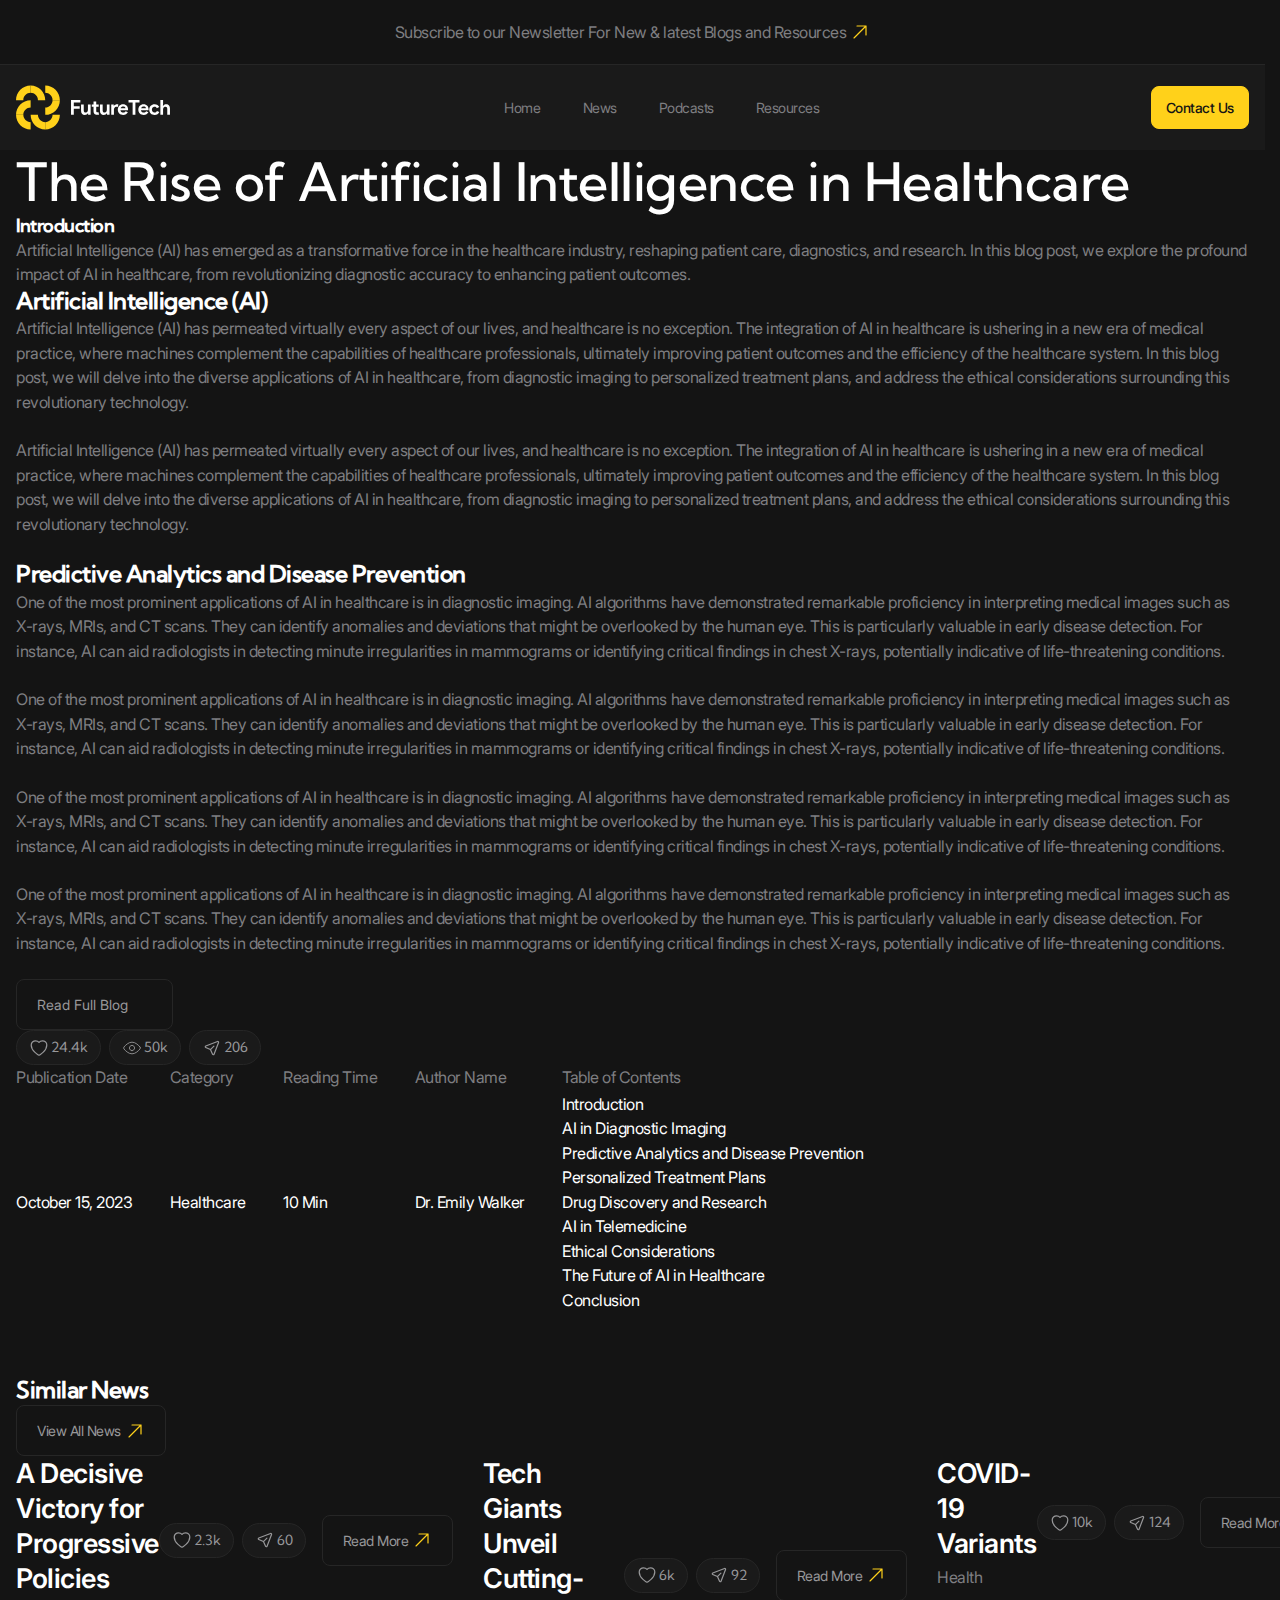
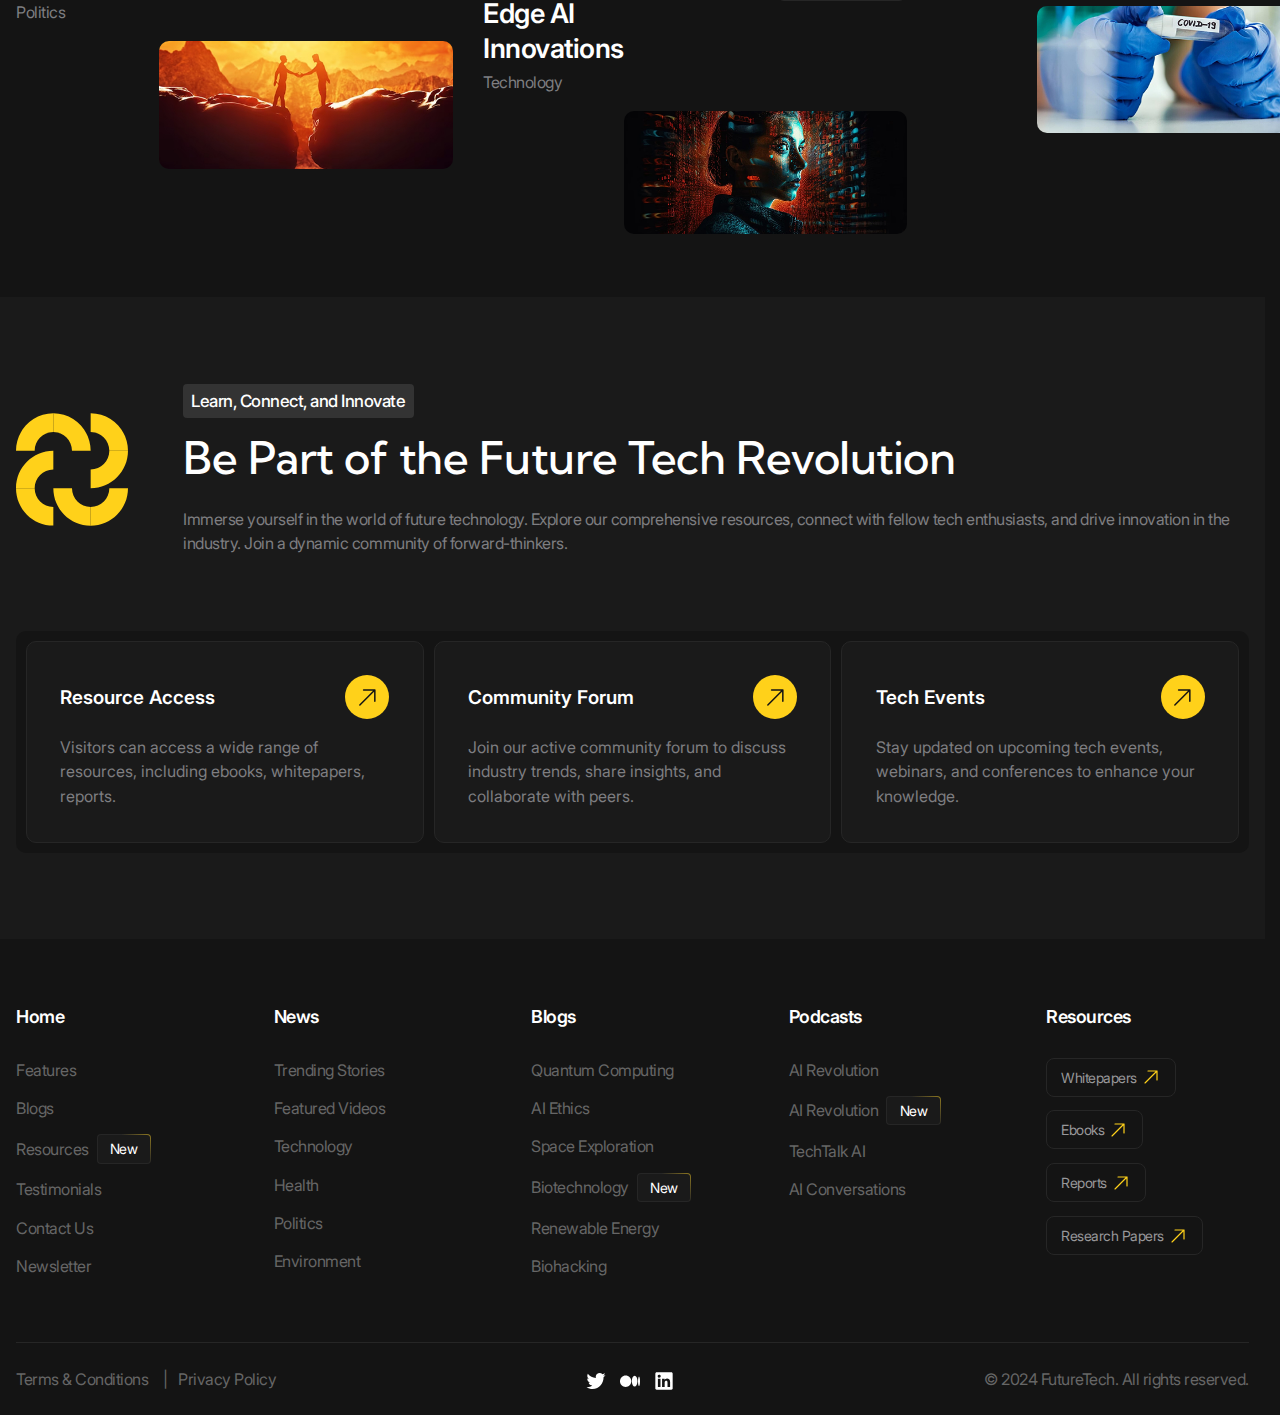
<file: blog.html>
<!DOCTYPE html>
<html lang="en">
<head>
  <meta charset="UTF-8">
  <meta name="viewport" content="width=device-width, initial-scale=1.0">
  <title>Future Tech | Blog</title>
  <link rel="stylesheet" href="./styles/main.css">
  <script src="./scripts/main.js" type="module"></script>
</head>
<body>
  <header class="header" data-js-header>
    <div class="header__promo">
      <div class="header__promo-inner container">
        <a href="/" class="header__promo-link">
          <span class="icon icon--yellow-arrow">
            <span class="hidden-mobile">Subscribe to our Newsletter For New & latest Blogs and Resources</span>
            <span class="visible-mobile">Subscribe to our Newsletter For Blogs and Resources</span>
          </span>
        </a>
      </div>
    </div>
    <div class="header__body">
      <div class="header__body-inner container">
        <a href="/" class="header__logo logo" title="Home" aria-label="Home">
          <img src="./images/logo.svg" alt="" class="logo__image" width="179" height="50">
        </a>
        <div class="header__overlay" data-js-header-overlay>
          <nav class="header__menu">
            <ul class="header__menu-list">
              <li class="header__menu-item">
                <a href="./index.html" class="header__menu-link">Home</a>
              </li>
              <li class="header__menu-item">
                <a href="./news.html" class="header__menu-link">News</a>
              </li>
              <li class="header__menu-item">
                <a href="./podcasts.html" class="header__menu-link">Podcasts</a>
              </li>
              <li class="header__menu-item">
                <a href="./resources.html" class="header__menu-link">Resources</a>
              </li>
            </ul>
          </nav> 
          <a href="./contacts.html" class="header__contact-us-link button button--accent">Contact Us</a>
        </div>
        <button class="header__burger-button burger-button visible-mobile" type="button" aria-label="Open menu" title="Open menu" data-js-header-burger-button>
          <span class="burger-button__line"></span>
          <span class="burger-button__line"></span>
          <span class="burger-button__line"></span>
        </button>
      </div>
    </div>
  </header>

  <main>
    <section class="blog-details" aria-labelledby="blog-details-title">
      <header 
        class="blog-details__banner"
        style="--bgImg: url('../../images/blog-details/banner.jpg')"  
      >
        <div class="blog-details__banner-inner container">
          <h1 class="blog-details__title" id="blog-details-title">The Rise of Artificial Intelligence in Healthcare</h1>
        </div>
      </header>
      <div class="blog-details__body">
        <div class="blog-details__body-inner container">
          <div class="blog-details__content">
            <div class="blog-details__intro full-vw-line full-vw-line--bottom full-vw-line--left">
              <h2 class="h6">Introduction</h2>
              <p>Artificial Intelligence (AI) has emerged as a transformative force in the healthcare industry, reshaping patient care, diagnostics, and research. In this blog post, we explore the profound impact of AI in healthcare, from revolutionizing diagnostic accuracy to enhancing patient outcomes.</p>
            </div>
            <div class="blog-details__main expandable-content" data-js-expandable-content>
              <h2 class="h4">Artificial Intelligence (AI)</h2>
              <p>Artificial Intelligence (AI) has permeated virtually every aspect of our lives, and healthcare is no exception. The integration of AI in healthcare is ushering in a new era of medical practice, where machines complement the capabilities of healthcare professionals, ultimately improving patient outcomes and the efficiency of the healthcare system. In this blog post, we will delve into the diverse applications of AI in healthcare, from diagnostic imaging to personalized treatment plans, and address the ethical considerations surrounding this revolutionary technology.</p>
              <p>Artificial Intelligence (AI) has permeated virtually every aspect of our lives, and healthcare is no exception. The integration of AI in healthcare is ushering in a new era of medical practice, where machines complement the capabilities of healthcare professionals, ultimately improving patient outcomes and the efficiency of the healthcare system. In this blog post, we will delve into the diverse applications of AI in healthcare, from diagnostic imaging to personalized treatment plans, and address the ethical considerations surrounding this revolutionary technology.</p>
              <h2 class="h4">Predictive Analytics and Disease Prevention</h2>
              <p>One of the most prominent applications of AI in healthcare is in diagnostic imaging. AI algorithms have demonstrated remarkable proficiency in interpreting medical images such as X-rays, MRIs, and CT scans. They can identify anomalies and deviations that might be overlooked by the human eye. This is particularly valuable in early disease detection. For instance, AI can aid radiologists in detecting minute irregularities in mammograms or identifying critical findings in chest X-rays, potentially indicative of life-threatening conditions.</p>
              <p>One of the most prominent applications of AI in healthcare is in diagnostic imaging. AI algorithms have demonstrated remarkable proficiency in interpreting medical images such as X-rays, MRIs, and CT scans. They can identify anomalies and deviations that might be overlooked by the human eye. This is particularly valuable in early disease detection. For instance, AI can aid radiologists in detecting minute irregularities in mammograms or identifying critical findings in chest X-rays, potentially indicative of life-threatening conditions.</p>
              <p>One of the most prominent applications of AI in healthcare is in diagnostic imaging. AI algorithms have demonstrated remarkable proficiency in interpreting medical images such as X-rays, MRIs, and CT scans. They can identify anomalies and deviations that might be overlooked by the human eye. This is particularly valuable in early disease detection. For instance, AI can aid radiologists in detecting minute irregularities in mammograms or identifying critical findings in chest X-rays, potentially indicative of life-threatening conditions.</p>
              <p>One of the most prominent applications of AI in healthcare is in diagnostic imaging. AI algorithms have demonstrated remarkable proficiency in interpreting medical images such as X-rays, MRIs, and CT scans. They can identify anomalies and deviations that might be overlooked by the human eye. This is particularly valuable in early disease detection. For instance, AI can aid radiologists in detecting minute irregularities in mammograms or identifying critical findings in chest X-rays, potentially indicative of life-threatening conditions.</p>
              <button 
                class="blog-details__read-full-button button expandable-content__button" 
                type="button"
                data-js-expandable-content-button
              >
                <div class="icon icon--gray-arrow-down">Read Full Blog</div>
              </button>
            </div>
          </div>
          <div class="blog-details__info">
            <div class="blog-details__actions blog-actions full-vw-line full-vw-line--right full-vw-line--bottom">
              <ul class="blog-actions__list">
                <li class="blog-actions__item">
                  <button class="blog-actions__button" type="button" aria-label="Like" title="Like" data-js-like>
                    <span class="blog-actions__icon-wrapper">
                      <svg width="24" height="25" viewBox="0 0 24 25" fill="none" xmlns="http://www.w3.org/2000/svg">
                        <path d="M11.645 21.4107L11.6384 21.4071L11.6158 21.3949C11.5965 21.3844 11.5689 21.3693 11.5336 21.3496C11.4629 21.3101 11.3612 21.2524 11.233 21.1769C10.9765 21.0261 10.6132 20.8039 10.1785 20.515C9.31074 19.9381 8.15122 19.0901 6.9886 18.0063C4.68781 15.8615 2.25 12.6751 2.25 8.75C2.25 5.82194 4.7136 3.5 7.6875 3.5C9.43638 3.5 11.0023 4.29909 12 5.5516C12.9977 4.29909 14.5636 3.5 16.3125 3.5C19.2864 3.5 21.75 5.82194 21.75 8.75C21.75 12.6751 19.3122 15.8615 17.0114 18.0063C15.8488 19.0901 14.6893 19.9381 13.8215 20.515C13.3868 20.8039 13.0235 21.0261 12.767 21.1769C12.6388 21.2524 12.5371 21.3101 12.4664 21.3496C12.4311 21.3693 12.4035 21.3844 12.3842 21.3949L12.3616 21.4071L12.355 21.4107L12.3523 21.4121C12.1323 21.5289 11.8677 21.5289 11.6477 21.4121L11.645 21.4107Z" stroke="#666666" stroke-width="1.5" stroke-linejoin="round"/>
                      </svg>                                
                    </span>
                    <span>24.4k</span>
                  </button>
                </li>
                <li class="blog-actions__item">
                  <button class="blog-actions__button" type="button" aria-label="Discuss" title="Discuss">
                    <span class="blog-actions__icon-wrapper">
                      <svg width="34" height="34" viewBox="0 0 34 34" fill="none" xmlns="http://www.w3.org/2000/svg">
                        <path d="M30.6048 15.339C30.9669 15.7945 31.1673 16.3864 31.1673 17C31.1673 17.6137 30.9669 18.2055 30.6048 18.6611C28.312 21.4625 23.093 26.9167 17.0007 26.9167C10.9083 26.9167 5.6894 21.4625 3.39658 18.6611C3.03444 18.2055 2.83398 17.6137 2.83398 17C2.83398 16.3864 3.03444 15.7945 3.39658 15.339C5.6894 12.5375 10.9083 7.08333 17.0007 7.08333C23.093 7.08333 28.312 12.5375 30.6048 15.339Z" stroke="#98989A" stroke-width="1.5" stroke-linecap="round" stroke-linejoin="round"/>
                        <path d="M17.0014 21.4072C19.4134 21.4072 21.3687 19.4339 21.3687 16.9998C21.3687 14.5657 19.4134 12.5925 17.0014 12.5925C14.5894 12.5925 12.6341 14.5657 12.6341 16.9998C12.6341 19.4339 14.5894 21.4072 17.0014 21.4072Z" stroke="#98989A" stroke-width="1.5" stroke-linecap="round" stroke-linejoin="round"/>
                      </svg>                          
                    </span>
                    <span>50k</span>
                  </button>
                </li>
                <li class="blog-actions__item">
                  <button class="blog-actions__button" type="button" aria-label="Share" title="Share">
                    <span class="blog-actions__icon-wrapper">
                      <svg width="24" height="25" viewBox="0 0 24 25" fill="none" xmlns="http://www.w3.org/2000/svg">
                        <path d="M10.0384 14.4616L4.1719 11.7951C3.36454 11.4281 3.39898 10.2697 4.22673 9.95134L18.8999 4.30781C19.7087 3.99675 20.5033 4.79139 20.1922 5.60013L14.5487 20.2733C14.2303 21.1011 13.072 21.1355 12.705 20.3281L10.0384 14.4616ZM10.0384 14.4616L14.4231 10.077" stroke="#666666" stroke-width="1.5" stroke-linecap="round" stroke-linejoin="round"/>
                      </svg>                                                               
                    </span>
                    <span>206</span>
                  </button>
                </li>
              </ul>
            </div>
            <div class="blog-details__summary summary summary--2-cols">
              <dl class="summary__list">
                <div class="summary__item">
                  <dt class="summary__key">Publication Date</dt>
                  <dd class="summary__value"><time datetime="2023-10-15">October 15, 2023</time></dd>
                </div>
                <div class="summary__item">
                  <dt class="summary__key">Category</dt>
                  <dd class="summary__value">Healthcare</dd>
                </div>
                <div class="summary__item">
                  <dt class="summary__key">Reading Time</dt>
                  <dd class="summary__value">10 Min</dd>
                </div>
                <div class="summary__item">
                  <dt class="summary__key">Author Name</dt>
                  <dd class="summary__value">Dr. Emily Walker</dd>
                </div>
                <div class="summary__item summary__item--wide">
                  <dt class="summary__key">Table of Contents</dt>
                  <dd class="summary__value">
                    <div class="table-of-contents">
                      <ul class="table-of-contents__list">
                        <li class="table-of-contents__item">Introduction</li>
                        <li class="table-of-contents__item">AI in Diagnostic Imaging</li>
                        <li class="table-of-contents__item">Predictive Analytics and Disease Prevention</li>
                        <li class="table-of-contents__item">Personalized Treatment Plans</li>
                        <li class="table-of-contents__item">Drug Discovery and Research</li>
                        <li class="table-of-contents__item">AI in Telemedicine</li>
                        <li class="table-of-contents__item">Ethical Considerations</li>
                        <li class="table-of-contents__item">The Future of AI in Healthcare</li>
                        <li class="table-of-contents__item">Conclusion</li>
                      </ul>
                    </div>
                  </dd>
                </div>
              </dl>
            </div>
          </div>
        </div>
      </div>
      <div class="blog-details__news news container">
        <header class="news__header">
          <h2 class="news__title h4">Similar News</h2>
          <a href="/" class="news__link button">
            <span class="icon icon--yellow-arrow">View All News</span>
          </a>
        </header>
        <ul class="news__list">
          <li class="news__item">
            <article class="news-card">
              <img class="news-card__image" src="./images/news/2.jpg" alt="" width="512" height="222" loading="lazy">
              <div class="news-card__body">
                <h2 class="news-card__title h6">A Decisive Victory for Progressive Policies</h2>
                <div class="news-card__description">
                  <p>Politics</p>
                </div>
              </div>
              <div class="news-card__controls">
                <div class="news-card__actions blog-actions">
                  <ul class="blog-actions__list">
                    <li class="blog-actions__item">
                      <button class="blog-actions__button" type="button" aria-label="Like" title="Like" data-js-like>
                        <span class="blog-actions__icon-wrapper">
                          <svg width="24" height="25" viewBox="0 0 24 25" fill="none" xmlns="http://www.w3.org/2000/svg">
                            <path d="M11.645 21.4107L11.6384 21.4071L11.6158 21.3949C11.5965 21.3844 11.5689 21.3693 11.5336 21.3496C11.4629 21.3101 11.3612 21.2524 11.233 21.1769C10.9765 21.0261 10.6132 20.8039 10.1785 20.515C9.31074 19.9381 8.15122 19.0901 6.9886 18.0063C4.68781 15.8615 2.25 12.6751 2.25 8.75C2.25 5.82194 4.7136 3.5 7.6875 3.5C9.43638 3.5 11.0023 4.29909 12 5.5516C12.9977 4.29909 14.5636 3.5 16.3125 3.5C19.2864 3.5 21.75 5.82194 21.75 8.75C21.75 12.6751 19.3122 15.8615 17.0114 18.0063C15.8488 19.0901 14.6893 19.9381 13.8215 20.515C13.3868 20.8039 13.0235 21.0261 12.767 21.1769C12.6388 21.2524 12.5371 21.3101 12.4664 21.3496C12.4311 21.3693 12.4035 21.3844 12.3842 21.3949L12.3616 21.4071L12.355 21.4107L12.3523 21.4121C12.1323 21.5289 11.8677 21.5289 11.6477 21.4121L11.645 21.4107Z" stroke="#666666" stroke-width="1.5" stroke-linejoin="round"/>
                          </svg>                                
                        </span>
                        <span>2.3k</span>
                      </button>
                    </li>
                    <li class="blog-actions__item">
                      <button class="blog-actions__button" type="button" aria-label="Share" title="Share">
                        <span class="blog-actions__icon-wrapper">
                          <svg width="24" height="25" viewBox="0 0 24 25" fill="none" xmlns="http://www.w3.org/2000/svg">
                            <path d="M10.0384 14.4616L4.1719 11.7951C3.36454 11.4281 3.39898 10.2697 4.22673 9.95134L18.8999 4.30781C19.7087 3.99675 20.5033 4.79139 20.1922 5.60013L14.5487 20.2733C14.2303 21.1011 13.072 21.1355 12.705 20.3281L10.0384 14.4616ZM10.0384 14.4616L14.4231 10.077" stroke="#666666" stroke-width="1.5" stroke-linecap="round" stroke-linejoin="round"/>
                          </svg>                                                               
                        </span>
                        <span>60</span>
                      </button>
                    </li>
                  </ul>
                </div>
                <a href="/" class="news-card__link button">
                  <span class="icon icon--yellow-arrow">Read More</span>
                </a>
              </div>
            </article>
          </li>
          <li class="news__item">
            <article class="news-card">
              <img class="news-card__image" src="./images/news/3.jpg" alt="" width="512" height="222" loading="lazy">
              <div class="news-card__body">
                <h2 class="news-card__title h6">Tech Giants Unveil Cutting-Edge AI Innovations</h2>
                <div class="news-card__description">
                  <p>Technology</p>
                </div>
              </div>
              <div class="news-card__controls">
                <div class="news-card__actions blog-actions">
                  <ul class="blog-actions__list">
                    <li class="blog-actions__item">
                      <button class="blog-actions__button" type="button" aria-label="Like" title="Like" data-js-like>
                        <span class="blog-actions__icon-wrapper">
                          <svg width="24" height="25" viewBox="0 0 24 25" fill="none" xmlns="http://www.w3.org/2000/svg">
                            <path d="M11.645 21.4107L11.6384 21.4071L11.6158 21.3949C11.5965 21.3844 11.5689 21.3693 11.5336 21.3496C11.4629 21.3101 11.3612 21.2524 11.233 21.1769C10.9765 21.0261 10.6132 20.8039 10.1785 20.515C9.31074 19.9381 8.15122 19.0901 6.9886 18.0063C4.68781 15.8615 2.25 12.6751 2.25 8.75C2.25 5.82194 4.7136 3.5 7.6875 3.5C9.43638 3.5 11.0023 4.29909 12 5.5516C12.9977 4.29909 14.5636 3.5 16.3125 3.5C19.2864 3.5 21.75 5.82194 21.75 8.75C21.75 12.6751 19.3122 15.8615 17.0114 18.0063C15.8488 19.0901 14.6893 19.9381 13.8215 20.515C13.3868 20.8039 13.0235 21.0261 12.767 21.1769C12.6388 21.2524 12.5371 21.3101 12.4664 21.3496C12.4311 21.3693 12.4035 21.3844 12.3842 21.3949L12.3616 21.4071L12.355 21.4107L12.3523 21.4121C12.1323 21.5289 11.8677 21.5289 11.6477 21.4121L11.645 21.4107Z" stroke="#666666" stroke-width="1.5" stroke-linejoin="round"/>
                          </svg>                                
                        </span>
                        <span>6k</span>
                      </button>
                    </li>
                    <li class="blog-actions__item">
                      <button class="blog-actions__button" type="button" aria-label="Share" title="Share">
                        <span class="blog-actions__icon-wrapper">
                          <svg width="24" height="25" viewBox="0 0 24 25" fill="none" xmlns="http://www.w3.org/2000/svg">
                            <path d="M10.0384 14.4616L4.1719 11.7951C3.36454 11.4281 3.39898 10.2697 4.22673 9.95134L18.8999 4.30781C19.7087 3.99675 20.5033 4.79139 20.1922 5.60013L14.5487 20.2733C14.2303 21.1011 13.072 21.1355 12.705 20.3281L10.0384 14.4616ZM10.0384 14.4616L14.4231 10.077" stroke="#666666" stroke-width="1.5" stroke-linecap="round" stroke-linejoin="round"/>
                          </svg>                                                               
                        </span>
                        <span>92</span>
                      </button>
                    </li>
                  </ul>
                </div>
                <a href="/" class="news-card__link button">
                  <span class="icon icon--yellow-arrow">Read More</span>
                </a>
              </div>
            </article>
          </li>
          <li class="news__item">
            <article class="news-card">
              <img class="news-card__image" src="./images/news/4.jpg" alt="" width="512" height="222" loading="lazy">
              <div class="news-card__body">
                <h2 class="news-card__title h6">COVID-19 Variants</h2>
                <div class="news-card__description">
                  <p>Health</p>
                </div>
              </div>
              <div class="news-card__controls">
                <div class="news-card__actions blog-actions">
                  <ul class="blog-actions__list">
                    <li class="blog-actions__item">
                      <button class="blog-actions__button" type="button" aria-label="Like" title="Like" data-js-like>
                        <span class="blog-actions__icon-wrapper">
                          <svg width="24" height="25" viewBox="0 0 24 25" fill="none" xmlns="http://www.w3.org/2000/svg">
                            <path d="M11.645 21.4107L11.6384 21.4071L11.6158 21.3949C11.5965 21.3844 11.5689 21.3693 11.5336 21.3496C11.4629 21.3101 11.3612 21.2524 11.233 21.1769C10.9765 21.0261 10.6132 20.8039 10.1785 20.515C9.31074 19.9381 8.15122 19.0901 6.9886 18.0063C4.68781 15.8615 2.25 12.6751 2.25 8.75C2.25 5.82194 4.7136 3.5 7.6875 3.5C9.43638 3.5 11.0023 4.29909 12 5.5516C12.9977 4.29909 14.5636 3.5 16.3125 3.5C19.2864 3.5 21.75 5.82194 21.75 8.75C21.75 12.6751 19.3122 15.8615 17.0114 18.0063C15.8488 19.0901 14.6893 19.9381 13.8215 20.515C13.3868 20.8039 13.0235 21.0261 12.767 21.1769C12.6388 21.2524 12.5371 21.3101 12.4664 21.3496C12.4311 21.3693 12.4035 21.3844 12.3842 21.3949L12.3616 21.4071L12.355 21.4107L12.3523 21.4121C12.1323 21.5289 11.8677 21.5289 11.6477 21.4121L11.645 21.4107Z" stroke="#666666" stroke-width="1.5" stroke-linejoin="round"/>
                          </svg>                                
                        </span>
                        <span>10k</span>
                      </button>
                    </li>
                    <li class="blog-actions__item">
                      <button class="blog-actions__button" type="button" aria-label="Share" title="Share">
                        <span class="blog-actions__icon-wrapper">
                          <svg width="24" height="25" viewBox="0 0 24 25" fill="none" xmlns="http://www.w3.org/2000/svg">
                            <path d="M10.0384 14.4616L4.1719 11.7951C3.36454 11.4281 3.39898 10.2697 4.22673 9.95134L18.8999 4.30781C19.7087 3.99675 20.5033 4.79139 20.1922 5.60013L14.5487 20.2733C14.2303 21.1011 13.072 21.1355 12.705 20.3281L10.0384 14.4616ZM10.0384 14.4616L14.4231 10.077" stroke="#666666" stroke-width="1.5" stroke-linecap="round" stroke-linejoin="round"/>
                          </svg>                                                               
                        </span>
                        <span>124</span>
                      </button>
                    </li>
                  </ul>
                </div>
                <a href="/" class="news-card__link button">
                  <span class="icon icon--yellow-arrow">Read More</span>
                </a>
              </div>
            </article>
          </li>
        </ul>
      </div>
    </section>

    <section class="about" aria-labelledby="about-title">
      <div class="about__inner container">
        <header class="about__header">
          <img class="about__icon" src="./images/about/icon.svg" alt="" width="150" height="150" loading="lazy">
          <div class="about__info">
            <p class="about__subtitle tag">Learn, Connect, and Innovate</p>
            <h2 class="about__title" id="about-title">Be Part of the Future Tech Revolution</h2>
          </div>
          <div class="about__description">
            <p>Immerse yourself in the world of future technology. Explore our comprehensive resources, connect with fellow tech enthusiasts, and drive innovation in the industry. Join a dynamic community of forward-thinkers.</p>
          </div>
        </header>
        <ul class="about__list">
          <li class="about__item">
            <a href="/" class="about-card tile">
              <h3 class="about-card__title circle-icon">Resource Access</h3>
              <div class="about-card__description">Visitors can access a wide range of resources, including ebooks, whitepapers, reports.</div>
            </a>
          </li>
          <li class="about__item">
            <a href="/" class="about-card tile">
              <h3 class="about-card__title circle-icon">Community Forum</h3>
              <div class="about-card__description">Join our active community forum to discuss industry trends, share insights, and collaborate with peers.</div>
            </a>
          </li>
          <li class="about__item">
            <a href="/" class="about-card tile">
              <h3 class="about-card__title circle-icon">Tech Events</h3>
              <div class="about-card__description">Stay updated on upcoming tech events, webinars, and conferences to enhance your knowledge.</div>
            </a>
          </li>
        </ul>
      </div>
    </section>
  </main>

  <footer class="footer">
    <div class="footer__inner container">
      <div class="footer__body">
        <nav class="footer__menu">
          <div class="footer__menu-column">
            <a href="/" class="footer__menu-main-link h6">Home</a>
            <ul class="footer__menu-list">
              <li class="footer__menu-item">
                <a href="/" class="footer__menu-link">Features</a>
              </li>
              <li class="footer__menu-item">
                <a href="/" class="footer__menu-link">Blogs</a>
              </li>
              <li class="footer__menu-item">
                <a href="/" class="footer__menu-link">Resources</a>
                <span class="badge">New</span>
              </li>
              <li class="footer__menu-item">
                <a href="/" class="footer__menu-link">Testimonials</a>
              </li>
              <li class="footer__menu-item">
                <a href="/" class="footer__menu-link">Contact Us</a>
              </li>
              <li class="footer__menu-item">
                <a href="/" class="footer__menu-link">Newsletter</a>
              </li>
            </ul>
          </div>
          <div class="footer__menu-column">
            <a href="/" class="footer__menu-main-link h6">News</a>
            <ul class="footer__menu-list">
              <li class="footer__menu-item">
                <a href="/" class="footer__menu-link">Trending Stories</a>
              </li>
              <li class="footer__menu-item">
                <a href="/" class="footer__menu-link">Featured Videos</a>
              </li>
              <li class="footer__menu-item">
                <a href="/" class="footer__menu-link">Technology</a>
              </li>
              <li class="footer__menu-item">
                <a href="/" class="footer__menu-link">Health</a>
              </li>
              <li class="footer__menu-item">
                <a href="/" class="footer__menu-link">Politics</a>
              </li>
              <li class="footer__menu-item">
                <a href="/" class="footer__menu-link">Environment</a>
              </li>
            </ul>
          </div>
          <div class="footer__menu-column">
            <a href="/" class="footer__menu-main-link h6">Blogs</a>
            <ul class="footer__menu-list">
              <li class="footer__menu-item">
                <a href="/" class="footer__menu-link">Quantum Computing</a>
              </li>
              <li class="footer__menu-item">
                <a href="/" class="footer__menu-link">AI Ethics</a>
              </li>
              <li class="footer__menu-item">
                <a href="/" class="footer__menu-link">Space Exploration</a>
              </li>
              <li class="footer__menu-item">
                <a href="/" class="footer__menu-link">Biotechnology</a>
                <span class="badge">New</span>
              </li>
              <li class="footer__menu-item">
                <a href="/" class="footer__menu-link">Renewable Energy</a>
              </li>
              <li class="footer__menu-item">
                <a href="/" class="footer__menu-link">Biohacking</a>
              </li>
            </ul>
          </div>
          <div class="footer__menu-column">
            <a href="/" class="footer__menu-main-link h6">Podcasts</a>
            <ul class="footer__menu-list">
              <li class="footer__menu-item">
                <a href="/" class="footer__menu-link">AI Revolution</a>
              </li>
              <li class="footer__menu-item">
                <a href="/" class="footer__menu-link">AI Revolution</a>
                <span class="badge">New</span>
              </li>
              <li class="footer__menu-item">
                <a href="/" class="footer__menu-link">TechTalk AI</a>
              </li>
              <li class="footer__menu-item">
                <a href="/" class="footer__menu-link">AI Conversations</a>
              </li>
              </li>
            </ul>
          </div>
          <div class="footer__menu-column">
            <a href="/" class="footer__menu-main-link h6">Resources</a>
            <ul class="footer__menu-list">
              <li class="footer__menu-item">
                <a href="/" class="footer__menu-link button">
                  <span class="icon icon--yellow-arrow">Whitepapers</span>
                </a>
              </li>
              <li class="footer__menu-item">
                <a href="/" class="footer__menu-link button">
                  <span class="icon icon--yellow-arrow">Ebooks</span>
                </a> 
              </li>
              <li class="footer__menu-item">
                <a href="/" class="footer__menu-link button">
                  <span class="icon icon--yellow-arrow">Reports</span>
                </a>
              </li>
              <li class="footer__menu-item">
                <a href="/" class="footer__menu-link button">
                  <span class="icon icon--yellow-arrow">Research Papers</span>
                </a>
              </li>
              </li>
            </ul>
          </div>
        </nav>
      </div>
      <div class="footer__extra">
        <div class="footer__extra-menu">
          <ul class="footer__extra-menu-list">
            <li class="footer__extra-menu-item">
              <a href="/" class="footer__extra-menu-link">Terms & Conditions</a>
            </li>
            <li class="footer__extra-menu-item">
              <a href="/" class="footer__extra-menu-link">Privacy Policy</a>
            </li>
          </ul>
        </div>
        <div class="footer__soc1als soc1als">
          <ul class="soc1als__list">
            <li class="soc1als__item">
              <a href="/" class="soc1als__link" target="_blank" title="Twitter" aria-label="Twitter">
                <svg width="24" height="24" viewBox="0 0 24 24" fill="none" xmlns="http://www.w3.org/2000/svg">
                  <path d="M21.0571 7.18114C21.0664 7.39235 21.0664 7.59395 21.0664 7.80515C21.0756 14.2084 16.3712 21.6004 7.76793 21.6004C5.23048 21.6004 2.73933 20.842 0.600098 19.4212C0.970528 19.4692 1.34096 19.4884 1.71139 19.4884C3.81358 19.4884 5.86021 18.7588 7.51789 17.4052C5.51756 17.3668 3.75802 16.0132 3.14681 14.0356C3.85063 14.1796 4.57296 14.1508 5.25826 13.9492C3.08198 13.5076 1.51691 11.5204 1.50765 9.20675C1.50765 9.18755 1.50765 9.16835 1.50765 9.14915C2.15591 9.52355 2.88751 9.73475 3.62837 9.75395C1.58174 8.33315 0.942746 5.50114 2.18369 3.28353C4.5637 6.31714 8.06427 8.15075 11.8241 8.35235C11.4445 6.67234 11.9631 4.90594 13.1762 3.71553C15.0561 1.88193 18.0196 1.97793 19.7977 3.92673C20.8441 3.71553 21.8535 3.31233 22.7704 2.74593C22.4185 3.86913 21.6869 4.81954 20.7145 5.42434C21.6406 5.30914 22.5481 5.04994 23.4001 4.66594C22.7704 5.64514 21.9739 6.48994 21.0571 7.18114Z" fill="white"/>
                </svg>                  
              </a>
            </li>
            <li class="soc1als__item">
              <a href="/" class="soc1als__link" target="_blank" title="Medium" aria-label="Medium">
                <svg width="24" height="24" viewBox="0 0 24 24" fill="none" xmlns="http://www.w3.org/2000/svg">
                  <path d="M13.5374 12.2281C13.5374 15.9988 10.5069 19.0556 6.76883 19.0556C3.03073 19.0556 0 15.9981 0 12.2281C0 8.45806 3.0305 5.40039 6.76883 5.40039C10.5072 5.40039 13.5374 8.45737 13.5374 12.2281Z" fill="white"/>
                  <path d="M20.9627 12.2285C20.9627 15.7778 19.4474 18.6563 17.5783 18.6563C15.7091 18.6563 14.1938 15.7778 14.1938 12.2285C14.1938 8.67922 15.7089 5.80078 17.578 5.80078C19.4472 5.80078 20.9625 8.67829 20.9625 12.2285" fill="white"/>
                  <path d="M24 12.228C24 15.4073 23.4672 17.9862 22.8097 17.9862C22.1522 17.9862 21.6196 15.408 21.6196 12.228C21.6196 9.04797 22.1525 6.46973 22.8097 6.46973C23.467 6.46973 24 9.04774 24 12.228Z" fill="white"/>
                </svg>                                  
              </a>
            </li>
            <li class="soc1als__item">
              <a href="/" class="soc1als__link" target="_blank" title="LinkedIn" aria-label="LinkedIn">
                <svg width="24" height="24" viewBox="0 0 24 24" fill="none" xmlns="http://www.w3.org/2000/svg">
                  <path d="M20.8647 1.59961H3.13554C2.72832 1.59961 2.33777 1.76138 2.04982 2.04933C1.76187 2.33728 1.6001 2.72783 1.6001 3.13505V20.8642C1.6001 21.2714 1.76187 21.6619 2.04982 21.9499C2.33777 22.2378 2.72832 22.3996 3.13554 22.3996H20.8647C21.2719 22.3996 21.6624 22.2378 21.9504 21.9499C22.2383 21.6619 22.4001 21.2714 22.4001 20.8642V3.13505C22.4001 2.72783 22.2383 2.33728 21.9504 2.04933C21.6624 1.76138 21.2719 1.59961 20.8647 1.59961ZM7.79965 19.3186H4.67243V9.38516H7.79965V19.3186ZM6.23388 8.00861C5.87915 8.00661 5.53296 7.89958 5.239 7.70102C4.94504 7.50246 4.71649 7.22127 4.58219 6.89294C4.44789 6.56461 4.41386 6.20386 4.48439 5.8562C4.55492 5.50855 4.72686 5.18958 4.9785 4.93955C5.23014 4.68952 5.5502 4.51964 5.8983 4.45134C6.2464 4.38304 6.60693 4.41939 6.93439 4.5558C7.26185 4.6922 7.54156 4.92255 7.73823 5.21778C7.9349 5.51301 8.03971 5.85988 8.03943 6.21461C8.04278 6.45211 7.99827 6.68784 7.90857 6.90777C7.81887 7.1277 7.68582 7.32732 7.51733 7.49473C7.34884 7.66215 7.14837 7.79392 6.92787 7.88221C6.70736 7.97049 6.47134 8.01348 6.23388 8.00861ZM19.3263 19.3273H16.2005V13.9005C16.2005 12.3001 15.5202 11.8061 14.642 11.8061C13.7147 11.8061 12.8047 12.5052 12.8047 13.9409V19.3273H9.67743V9.39239H12.6848V10.7689H12.7252C13.0271 10.1579 14.0844 9.11361 15.6979 9.11361C17.4428 9.11361 19.3278 10.1493 19.3278 13.1826L19.3263 19.3273Z" fill="white"/>
                </svg>                
              </a>
            </li>
          </ul>
        </div>
        <p class="footer__copyright">
          © <time datetime="2024">2024</time> FutureTech. All rights reserved.
        </p>
      </div>
    </div>
  </footer>
</body>
</html>
</file>
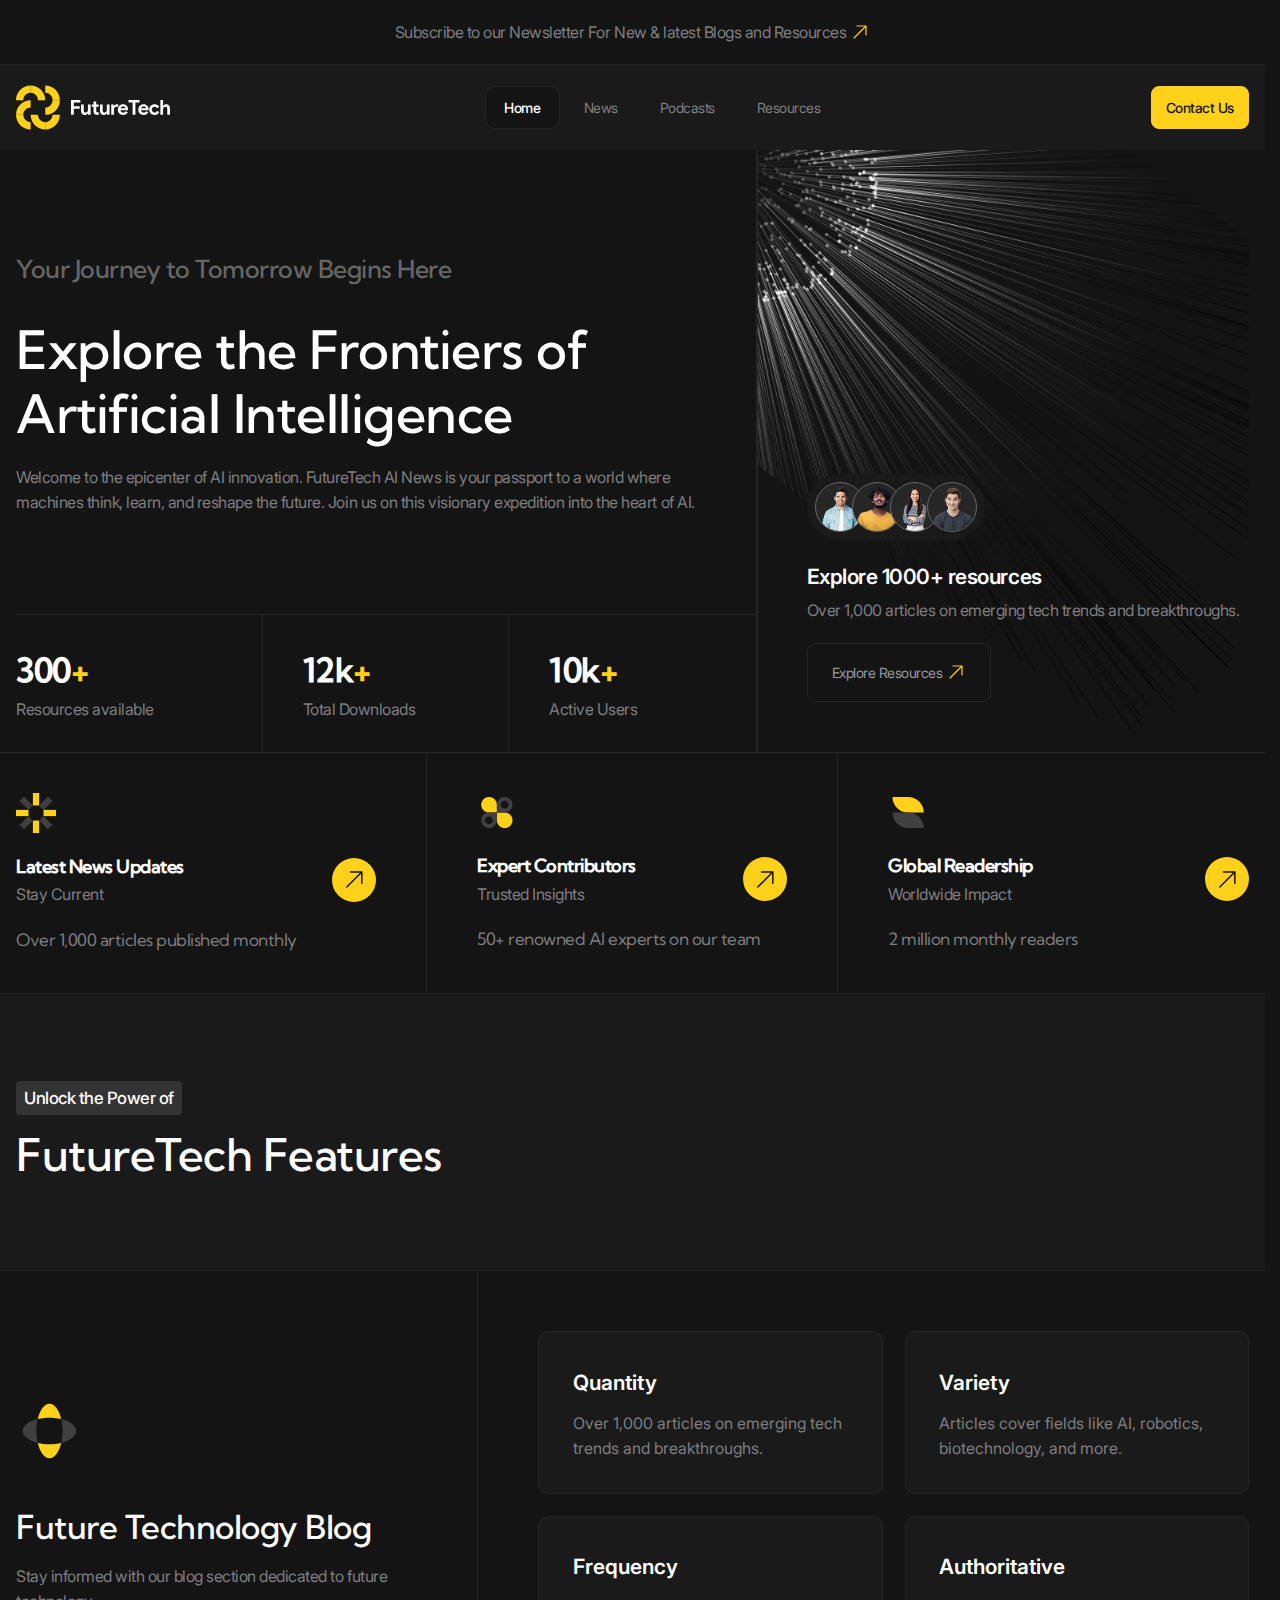
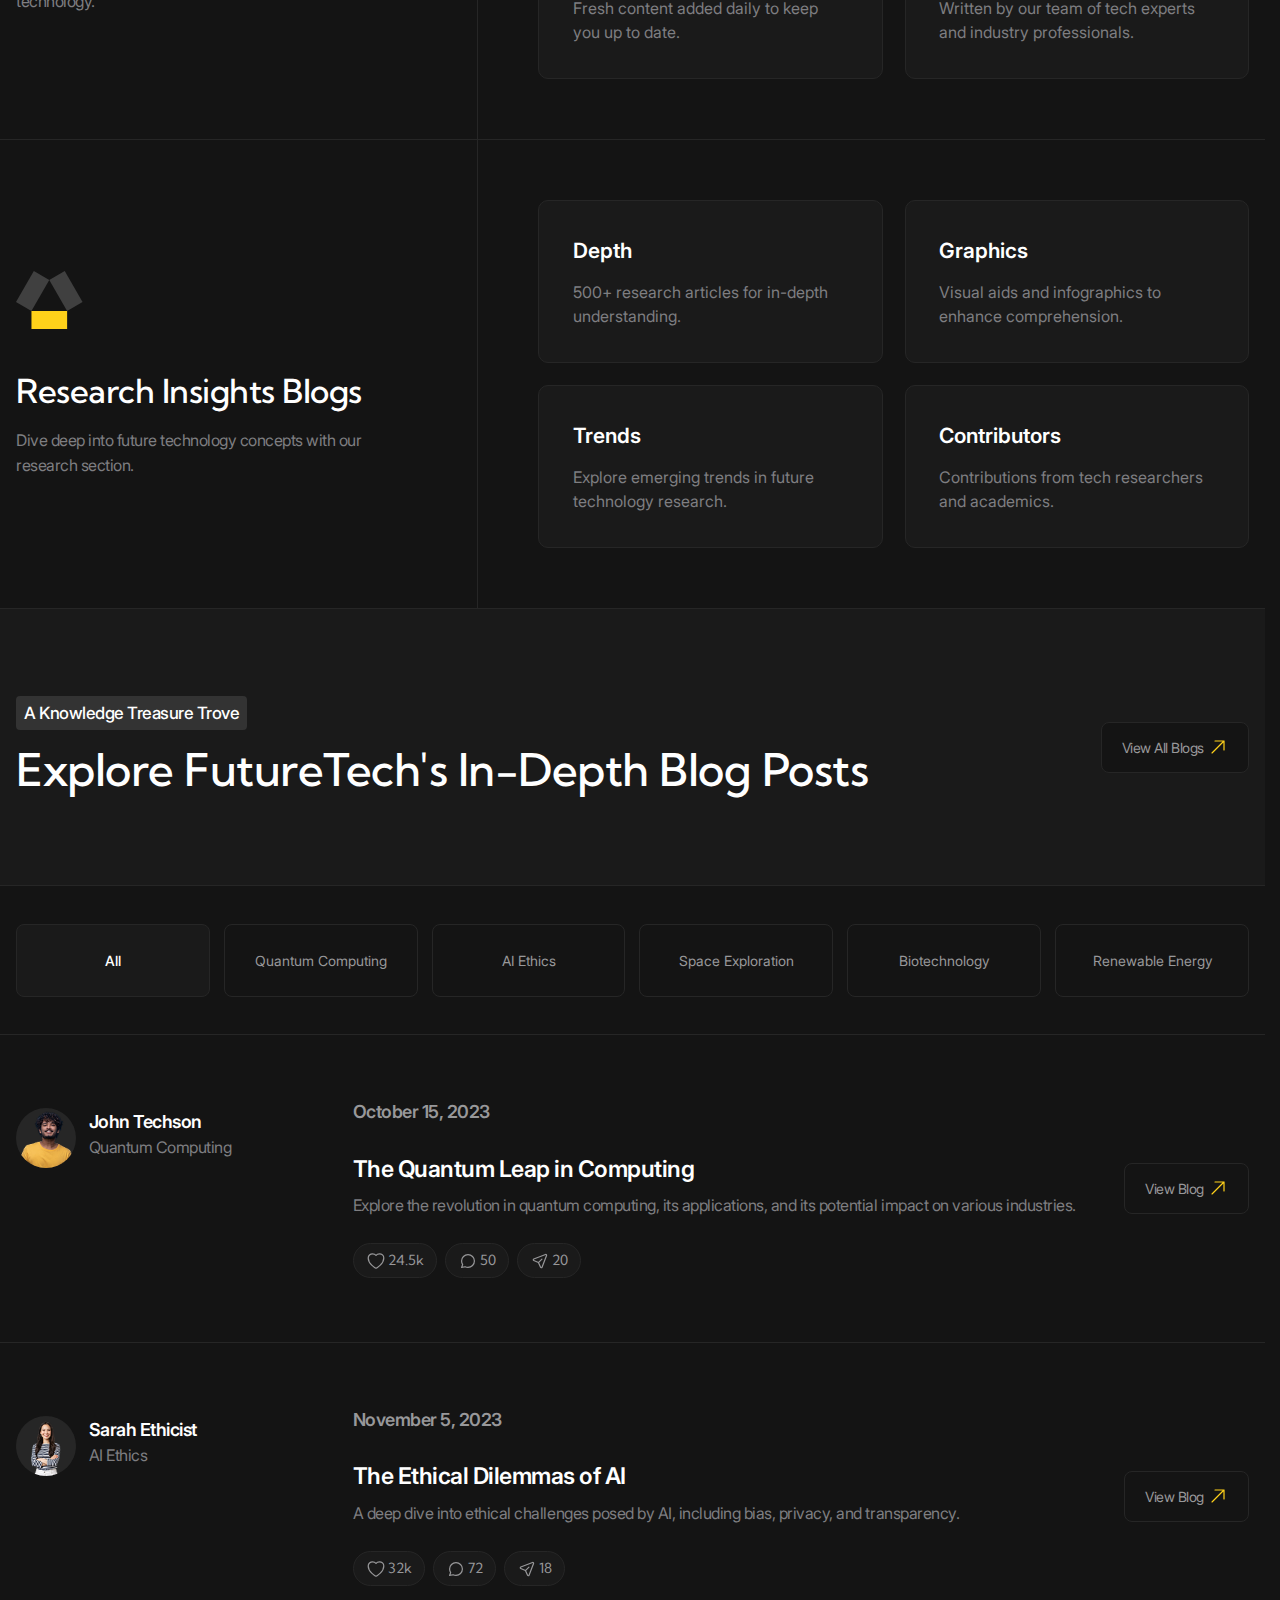
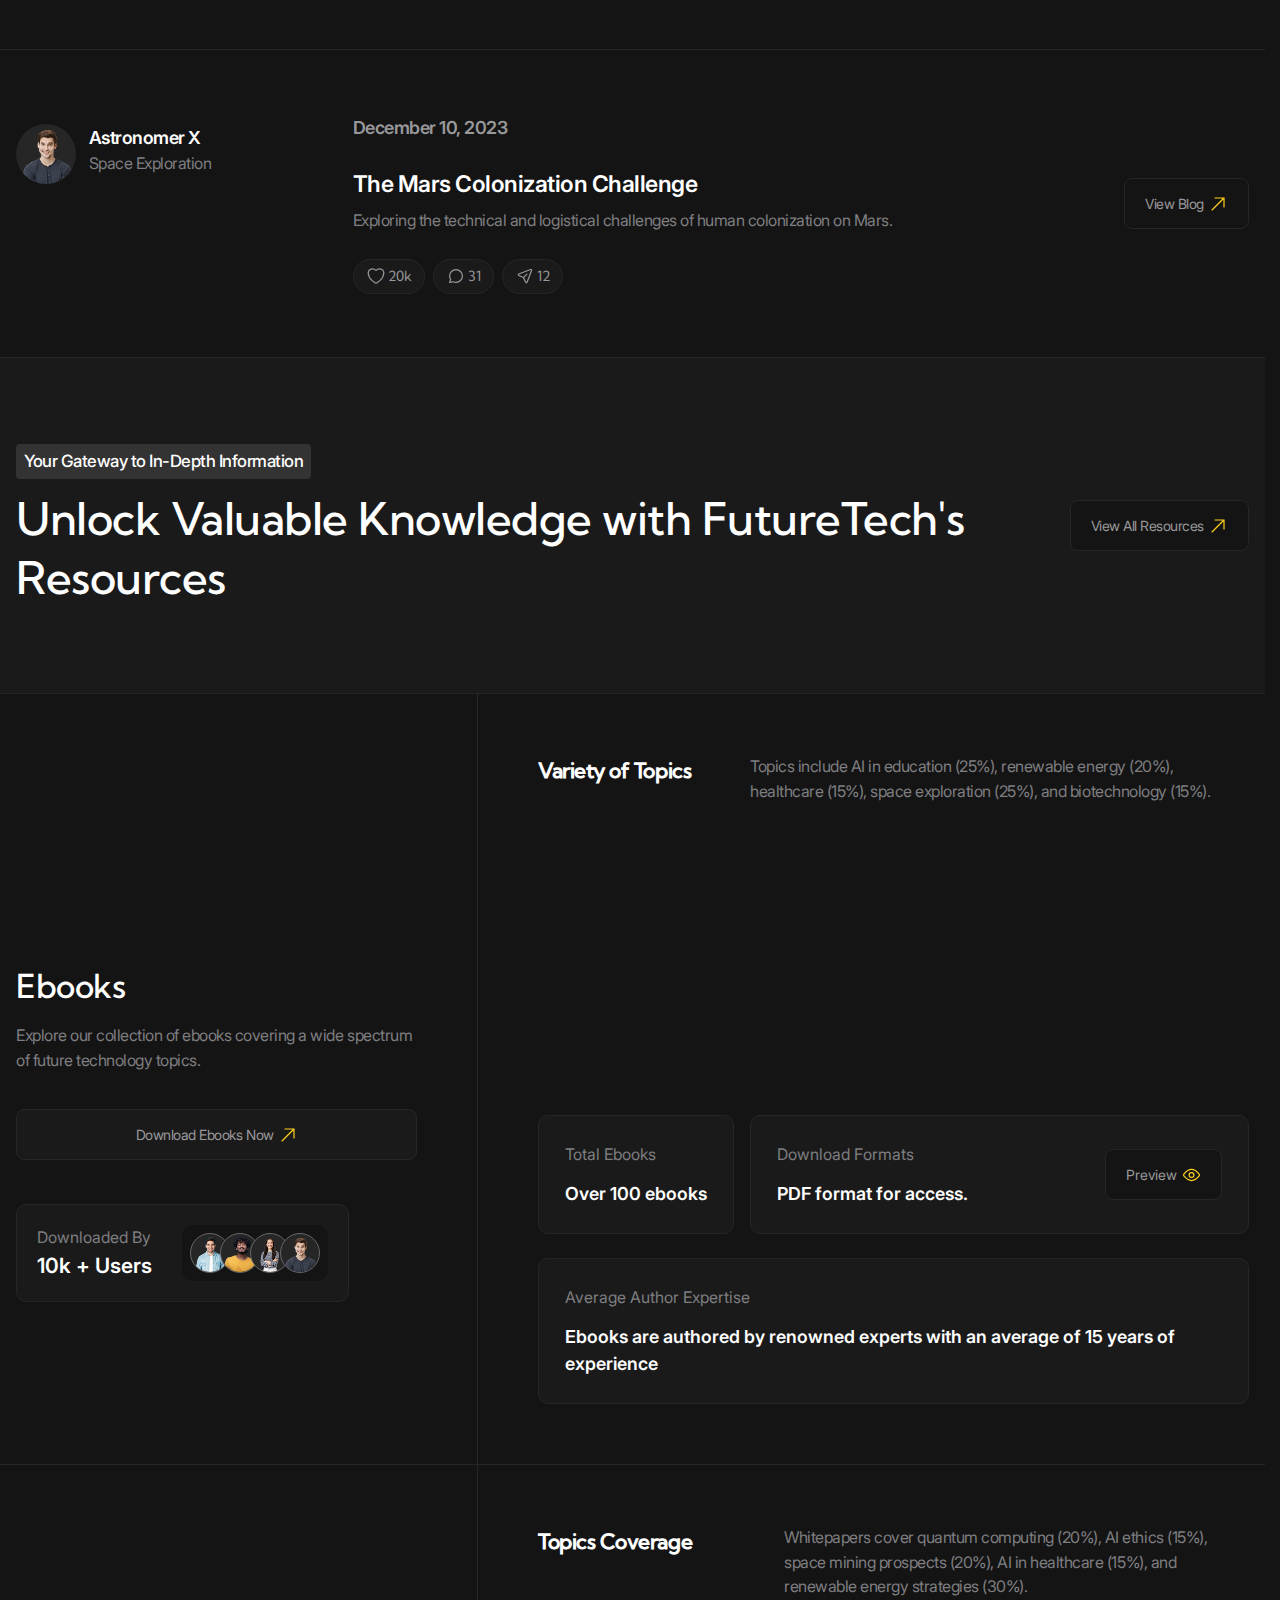
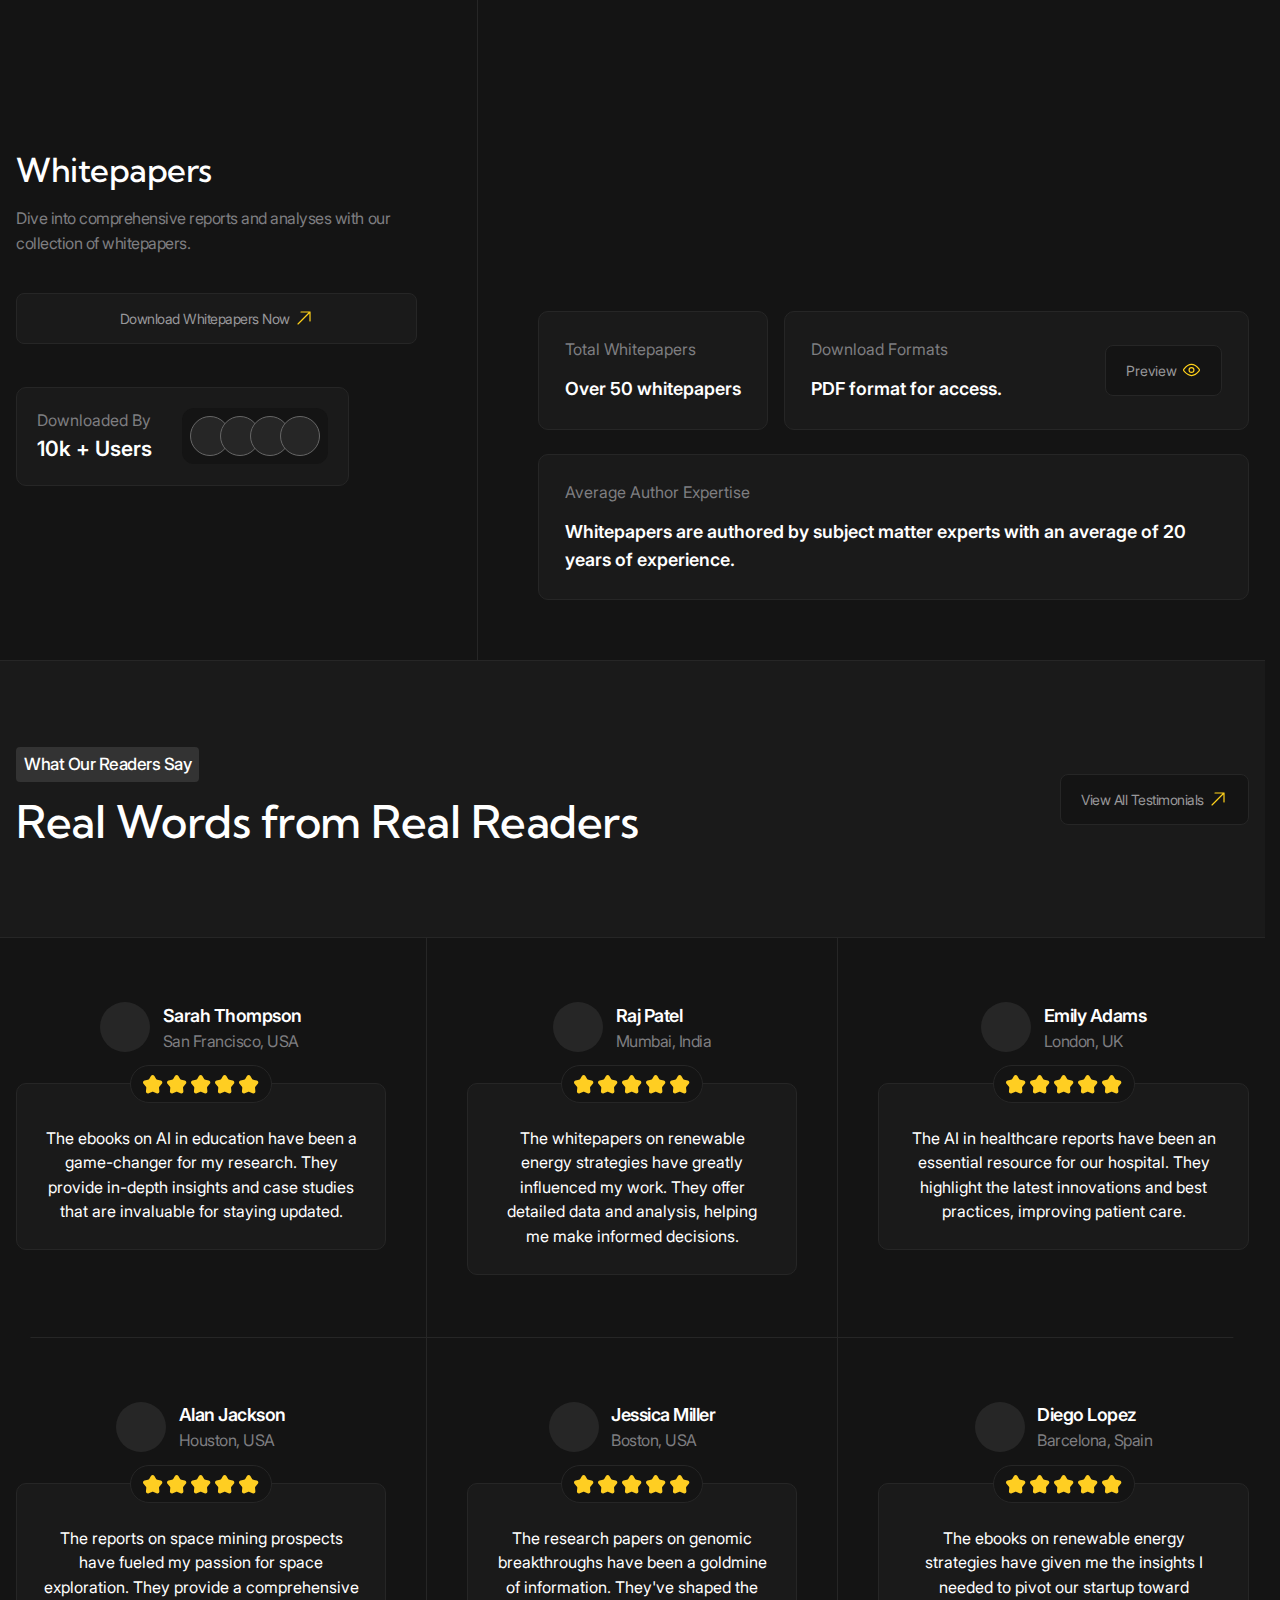
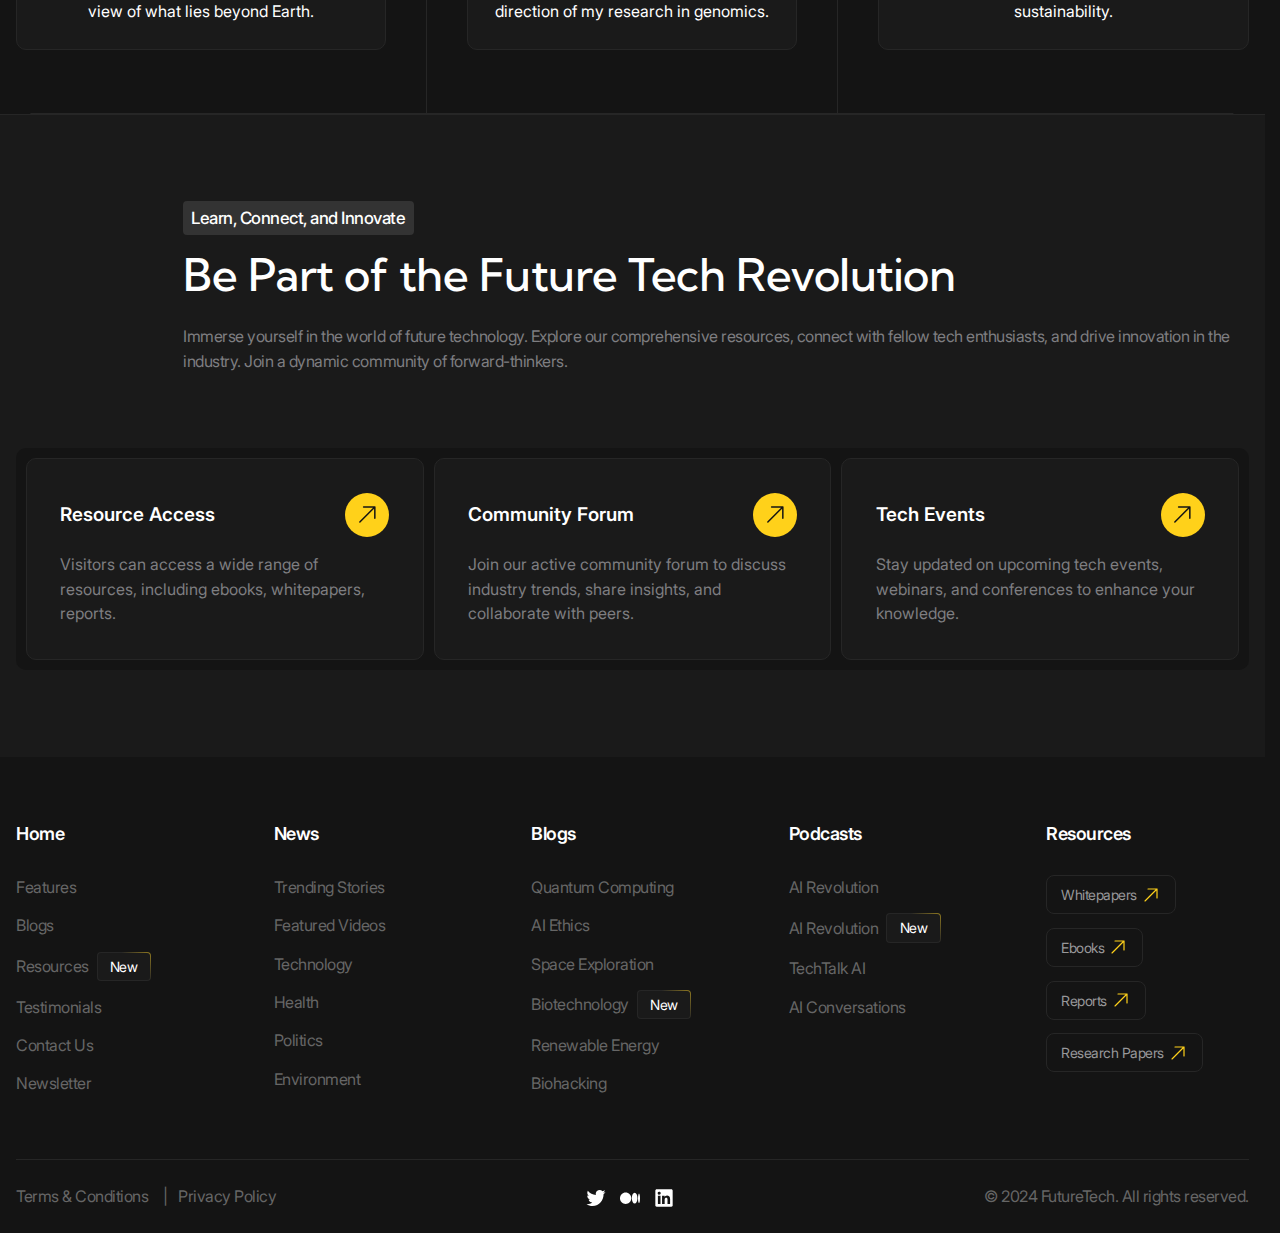
<file: copy.html>
<!DOCTYPE html>
<html lang="en">
<head>
  <meta charset="UTF-8">
  <meta name="viewport" content="width=device-width, initial-scale=1.0">
  <title>Future Tech | Home</title>
  <link rel="stylesheet" href="./styles/main.css">
  <script src="./scripts/main.js" type="module"></script>
</head>
<body>
  <header class="header" data-js-header>
    <div class="header__promo">
      <div class="header__promo-inner container">
        <a href="/" class="header__promo-link">
          <span class="icon icon--yellow-arrow">
            <span class="hidden-mobile">Subscribe to our Newsletter For New & latest Blogs and Resources</span>
            <span class="visible-mobile">Subscribe to our Newsletter For Blogs and Resources</span>
          </span>
        </a>
      </div>
    </div>
    <div class="header__body">
      <div class="header__body-inner container">
        <a href="/" class="header__logo logo" title="Home" aria-label="Home">
          <img src="./images/logo.svg" alt="" class="logo__image" width="179" height="50">
        </a>
        <div class="header__overlay" data-js-header-overlay>
          <nav class="header__menu">
            <ul class="header__menu-list">
              <li class="header__menu-item">
                <a href="./index.html" class="header__menu-link is-active">Home</a>
              </li>
              <li class="header__menu-item">
                <a href="./news.html" class="header__menu-link">News</a>
              </li>
              <li class="header__menu-item">
                <a href="./podcasts.html" class="header__menu-link">Podcasts</a>
              </li>
              <li class="header__menu-item">
                <a href="./resources.html" class="header__menu-link">Resources</a>
              </li>
            </ul>
          </nav> 
          <a href="./contacts.html" class="header__contact-us-link button button--accent">Contact Us</a>
        </div>
        <button class="header__burger-button burger-button visible-mobile" type="button" aria-label="Open menu" title="Open menu" data-js-header-burger-button>
          <span class="burger-button__line"></span>
          <span class="burger-button__line"></span>
          <span class="burger-button__line"></span>
        </button>
      </div>
    </div>
  </header>
  <main>
    <section class="hero" aria-labelledby="hero-title">
      <div class="hero__main container">
        <div class="hero__body">
          <p class="hero__subtitle">Your Journey to Tomorrow Begins Here</p>
          <h1 class="hero__title" id="hero-title">Explore the Frontiers of Artificial Intelligence</h1>
          <div class="hero__description">
            <p>Welcome to the epicenter of AI innovation. FutureTech AI News is your passport to a world where machines think, learn, and reshape the future. Join us on this visionary expedition into the heart of AI.</p>
          </div>
        </div>
        <div class="hero__metrics metrics full-vw-line full-vw-line--top full-vw-line--left">
          <dl class="metrics__list">
            <div class="metrics__item">
              <dt class="metrics__key">Resources available</dt>
              <dd class="metrics__value h3">300<span class="metrics__sign">+</span></dd>
            </div>
            <div class="metrics__item">
              <dt class="metrics__key">Total Downloads</dt>
              <dd class="metrics__value h3">12k<span class="metrics__sign">+</span></dd>
            </div>
            <div class="metrics__item">
              <dt class="metrics__key">Active Users</dt>
              <dd class="metrics__value h3">10k<span class="metrics__sign">+</span></dd>
            </div>
          </dl>
        </div>
        <div class="hero__resources-preview resources-preview">
          <div class="resources-preview__team team">
            <img src="images/team/1.png" alt="" class="team__person" width="60" height="60" loading="lazy">
            <img src="images/team/2.png" alt="" class="team__person" width="60" height="60" loading="lazy">
            <img src="images/team/3.png" alt="" class="team__person" width="60" height="60" loading="lazy">
            <img src="images/team/4.png" alt="" class="team__person" width="60" height="60" loading="lazy">
          </div>
          <div class="resources-preview__body">
            <p class="resources-preview__title h5">Explore 1000+ resources</p>
            <p class="resources-preview__subtitle">Over 1,000 articles on emerging tech trends and breakthroughs.</p>
          </div>
          <a href="" class="resources-preview__button button">
            <span class="icon icon--yellow-arrow">Explore Resources</span>
          </a>
        </div>
      </div>
      <div class="hero__advantages">
        <h2 class="visually-hidden">Our advantages</h2>
        <ul class="hero__advantages-list container">
          <li class="hero__advantages-item">
            <div class="advantage-card">
              <img src="./images/advantages/icon-1.svg" alt="" class="advantage-card__image" width="50" height="50" loading="lazy">
              <a href="/" class="advantage-card__link circle-icon">
                <h3 class="advantage-card__title h6">Latest News Updates</h3>
                <p class="advantage-card__subtitle">Stay Current</p>
              </a>
              <p class="advantage-card__details">Over 1,000 articles published monthly</p>
            </div>
          </li>
          <li class="hero__advantages-item">
            <div class="advantage-card">
              <img src="./images/advantages/icon-2.svg" alt="" class="advantage-card__image" width="50" height="50" loading="lazy">
              <a href="/" class="advantage-card__link circle-icon">
                <h3 class="advantage-card__title h6">Expert Contributors</h3>
                <p class="advantage-card__subtitle">Trusted Insights</p>
              </a>
              <p class="advantage-card__details">50+ renowned AI experts on our team</p>
            </div>
          </li>
          <li class="hero__advantages-item">
            <div class="advantage-card">
              <img src="./images/advantages/icon-3.svg" alt="" class="advantage-card__image" width="50" height="50" loading="lazy">
              <a href="/" class="advantage-card__link circle-icon">
                <h3 class="advantage-card__title h6">Global Readership</h3>
                <p class="advantage-card__subtitle">Worldwide Impact</p>
              </a>
              <p class="advantage-card__details">2 million monthly readers</p>
            </div>
          </li>
        </ul>
      </div>
    </section>

    <section class="section" aria-labelledby="features-title">
      <header class="section__header">
        <div class="section__header-inner container">
          <div class="section__header-info">
            <p class="section__subtitle tag">Unlock the Power of</p>
            <h2 class="section__title" id="features-title">FutureTech Features</h2>
          </div>
        </div>
      </header>
      <div class="section__body">
        <ul class="list">
          <li class="list__item">
            <div class="card container">
              <div class="card__preview">
                <div class="card__preview-main">
                  <img src="./images/features/1.svg" alt="" class="card__preview-icon" width="80" height="80" loading="lazy">
                  <div class="card__preview-info">
                    <h3 class="card__preview-title">Future Technology Blog</h3>
                    <div class="card__preview-description">
                      <p>Stay informed with our blog section dedicated to future technology.</p>
                    </div>
                  </div>
                </div>
              </div>
              <div class="card__body">
                <div class="card__grid card__grid--2-cols">
                  <div class="card__cell tile">
                    <h4 class="card__cell-title h5">Quantity</h4>
                    <p class="card__cell-description">Over 1,000 articles on emerging tech trends and breakthroughs.</p>
                  </div>
                  <div class="card__cell tile">
                    <h4 class="card__cell-title h5">Variety</h4>
                    <p class="card__cell-description">Articles cover fields like AI, robotics, biotechnology, and more.</p>
                  </div>
                  <div class="card__cell tile">
                    <h4 class="card__cell-title h5">Frequency</h4>
                    <p class="card__cell-description">Fresh content added daily to keep you up to date.</p>
                  </div>
                  <div class="card__cell tile">
                    <h4 class="card__cell-title h5">Authoritative</h4>
                    <p class="card__cell-description">Written by our team of tech experts and industry professionals.</p>
                  </div>
                </div>
              </div>
            </div>
          </li>
          <li class="list__item">
            <div class="card container">
              <div class="card__preview">
                <div class="card__preview-main">
                  <img src="./images/features/2.svg" alt="" class="card__preview-icon" width="80" height="80" loading="lazy">
                  <div class="card__preview-info">
                    <h3 class="card__preview-title">Research Insights Blogs</h3>
                    <div class="card__preview-description">
                      <p>Dive deep into future technology concepts with our research section.</p>
                    </div>
                  </div>
                </div>
              </div>
              <div class="card__body">
                <div class="card__grid card__grid--2-cols">
                  <div class="card__cell tile">
                    <h4 class="card__cell-title h5">Depth</h4>
                    <p class="card__cell-description">500+ research articles for in-depth understanding.</p>
                  </div>
                  <div class="card__cell tile">
                    <h4 class="card__cell-title h5">Graphics</h4>
                    <p class="card__cell-description">Visual aids and infographics to enhance comprehension.</p>
                  </div>
                  <div class="card__cell tile">
                    <h4 class="card__cell-title h5">Trends</h4>
                    <p class="card__cell-description">Explore emerging trends in future technology research.</p>
                  </div>
                  <div class="card__cell tile">
                    <h4 class="card__cell-title h5">Contributors</h4>
                    <p class="card__cell-description">Contributions from tech researchers and academics.</p>
                  </div>
                </div>
              </div>
            </div>
          </li>
        </ul>
      </div>
    </section>

    <section class="section" aria-labelledby="blog-title">
      <header class="section__header">
        <div class="section__header-inner container">
          <div class="section__header-info">
            <p class="section__subtitle tag">A Knowledge Treasure Trove</p>
            <h2 class="section__title" id="blog-title">Explore FutureTech's In-Depth Blog Posts</h2>
          </div>
          <a href="./blog.html" class="section__link button">
            <span class="icon icon--yellow-arrow">View All Blogs</span>
          </a>
        </div>
      </header>
      <div class="section__body tabs" data-js-tabs>
        <h3 class="visually-hidden" id="blog-category-title">Blog category</h3>
        <header class="tabs__header">
          <div class="tabs__buttons container" role="tablist" aria-labelledby="blog-category-title">
            <button 
              class="tabs__button is-active" 
              type="button" 
              id="tab-1" 
              role="tab" 
              aria-controls="tabpanel-1" 
              data-js-tabs-button 
              aria-selected="true"
            >
              All
            </button>
            <button 
              class="tabs__button" 
              type="button" 
              id="tab-2" 
              role="tab" 
              aria-controls="tabpanel-2" 
              data-js-tabs-button 
              aria-selected="false"
              tabindex="-1"
            >
              Quantum Computing
            </button>
            <button 
              class="tabs__button" 
              type="button" 
              id="tab-3" 
              role="tab" 
              aria-controls="tabpanel-3" 
              data-js-tabs-button 
              aria-selected="false"
              tabindex="-1"
            >
              AI Ethics
            </button>
            <button 
              class="tabs__button" 
              type="button" 
              id="tab-4" 
              role="tab" 
              aria-controls="tabpanel-4" 
              data-js-tabs-button 
              aria-selected="false"
              tabindex="-1"
            >
              Space Exploration
            </button>
            <button 
              class="tabs__button" 
              type="button" 
              id="tab-5" 
              role="tab" 
              aria-controls="tabpanel-5" 
              data-js-tabs-button 
              aria-selected="false"
              tabindex="-1"
            >
              Biotechnology
            </button>
            <button 
              class="tabs__button" 
              type="button" 
              id="tab-6" 
              role="tab" 
              aria-controls="tabpanel-6" 
              data-js-tabs-button 
              aria-selected="false"
              tabindex="-1"
            >
              Renewable Energy
            </button>
          </div>
        </header>
        <div class="tabs__body">
          <div 
            class="tabs__content is-active" 
            id="tabpanel-1" 
            aria-labelledby="tab-1" 
            tabindex="0"
            data-js-tabs-content
          >
            <ul class="list">
              <li class="list__item">
                <article class="blog-card container">
                  <div class="blog-card__author person-card">
                    <img src="./images/blog/1.png" alt="" class="person-card__image" width="80" height="80" loading="lazy">
                    <div class="person-card__body">
                      <p class="person-card__name">John Techson</p>
                      <p class="person-card__department">Quantum Computing</p>
                    </div>
                  </div>
                  <div class="blog-card__body">
                    <time datetime="2023-10-15" class="blog-card__date h6">October 15, 2023</time>
                    <div class="blog-card__info">
                      <h4 class="blog-card__title">The Quantum Leap in Computing</h4>
                      <div class="blog-card__description">
                        <p>Explore the revolution in quantum computing, its applications, and its potential impact on various industries.</p>
                      </div>
                    </div>
                    <div class="blog-card__actions blog-actions">
                      <ul class="blog-actions__list">
                        <li class="blog-actions__item">
                          <button class="blog-actions__button" type="button" aria-label="Like" title="Like" data-js-like>
                            <span class="blog-actions__icon-wrapper">
                              <svg width="24" height="25" viewBox="0 0 24 25" fill="none" xmlns="http://www.w3.org/2000/svg">
                                <path d="M11.645 21.4107L11.6384 21.4071L11.6158 21.3949C11.5965 21.3844 11.5689 21.3693 11.5336 21.3496C11.4629 21.3101 11.3612 21.2524 11.233 21.1769C10.9765 21.0261 10.6132 20.8039 10.1785 20.515C9.31074 19.9381 8.15122 19.0901 6.9886 18.0063C4.68781 15.8615 2.25 12.6751 2.25 8.75C2.25 5.82194 4.7136 3.5 7.6875 3.5C9.43638 3.5 11.0023 4.29909 12 5.5516C12.9977 4.29909 14.5636 3.5 16.3125 3.5C19.2864 3.5 21.75 5.82194 21.75 8.75C21.75 12.6751 19.3122 15.8615 17.0114 18.0063C15.8488 19.0901 14.6893 19.9381 13.8215 20.515C13.3868 20.8039 13.0235 21.0261 12.767 21.1769C12.6388 21.2524 12.5371 21.3101 12.4664 21.3496C12.4311 21.3693 12.4035 21.3844 12.3842 21.3949L12.3616 21.4071L12.355 21.4107L12.3523 21.4121C12.1323 21.5289 11.8677 21.5289 11.6477 21.4121L11.645 21.4107Z" stroke="#666666" stroke-width="1.5" stroke-linejoin="round"/>
                              </svg>                                
                            </span>
                            <span>24.5k</span>
                          </button>
                        </li>
                        <li class="blog-actions__item">
                          <button class="blog-actions__button" type="button" aria-label="Discuss" title="Discuss">
                            <span class="blog-actions__icon-wrapper">
                              <svg width="24" height="25" viewBox="0 0 24 25" fill="none" xmlns="http://www.w3.org/2000/svg">
                                <path d="M8.48581 19.6888C9.54657 20.2083 10.7392 20.5 12 20.5C16.4183 20.5 20 16.9183 20 12.5C20 8.08172 16.4183 4.5 12 4.5C7.58172 4.5 4 8.08172 4 12.5C4 14.1401 4.49356 15.665 5.34026 16.9341M8.48581 19.6888L4 20.5L5.34026 16.9341M8.48581 19.6888L8.49231 19.6877M5.34026 16.9341L5.34154 16.9308" stroke="#666666" stroke-width="1.5" stroke-linecap="round" stroke-linejoin="round"/>
                              </svg>                         
                            </span>
                            <span>50</span>
                          </button>
                        </li>
                        <li class="blog-actions__item">
                          <button class="blog-actions__button" type="button" aria-label="Share" title="Share">
                            <span class="blog-actions__icon-wrapper">
                              <svg width="24" height="25" viewBox="0 0 24 25" fill="none" xmlns="http://www.w3.org/2000/svg">
                                <path d="M10.0384 14.4616L4.1719 11.7951C3.36454 11.4281 3.39898 10.2697 4.22673 9.95134L18.8999 4.30781C19.7087 3.99675 20.5033 4.79139 20.1922 5.60013L14.5487 20.2733C14.2303 21.1011 13.072 21.1355 12.705 20.3281L10.0384 14.4616ZM10.0384 14.4616L14.4231 10.077" stroke="#666666" stroke-width="1.5" stroke-linecap="round" stroke-linejoin="round"/>
                              </svg>                                                               
                            </span>
                            <span>20</span>
                          </button>
                        </li>
                      </ul>
                    </div>
                  </div>
                  <a href="/" class="blog-card__link button">
                    <span class="icon icon--yellow-arrow">View Blog</span>
                  </a>
                </article>
              </li>
              <li class="list__item">
                <article class="blog-card container">
                  <div class="blog-card__author person-card">
                    <img src="./images/blog/2.png" alt="" class="person-card__image" width="80" height="80" loading="lazy">
                    <div class="person-card__body">
                      <p class="person-card__name">Sarah Ethicist</p>
                      <p class="person-card__department">AI Ethics</p>
                    </div>
                  </div>
                  <div class="blog-card__body">
                    <time datetime="2023-11-5" class="blog-card__date h6">November 5, 2023</time>
                    <div class="blog-card__info">
                      <h4 class="blog-card__title">The Ethical Dilemmas of AI</h4>
                      <div class="blog-card__description">
                        <p>A deep dive into ethical challenges posed by AI, including bias, privacy, and transparency.</p>
                      </div>
                    </div>
                    <div class="blog-card__actions blog-actions">
                      <ul class="blog-actions__list">
                        <li class="blog-actions__item">
                          <button class="blog-actions__button" type="button" aria-label="Like" title="Like" data-js-like>
                            <span class="blog-actions__icon-wrapper">
                              <svg width="24" height="25" viewBox="0 0 24 25" fill="none" xmlns="http://www.w3.org/2000/svg">
                                <path d="M11.645 21.4107L11.6384 21.4071L11.6158 21.3949C11.5965 21.3844 11.5689 21.3693 11.5336 21.3496C11.4629 21.3101 11.3612 21.2524 11.233 21.1769C10.9765 21.0261 10.6132 20.8039 10.1785 20.515C9.31074 19.9381 8.15122 19.0901 6.9886 18.0063C4.68781 15.8615 2.25 12.6751 2.25 8.75C2.25 5.82194 4.7136 3.5 7.6875 3.5C9.43638 3.5 11.0023 4.29909 12 5.5516C12.9977 4.29909 14.5636 3.5 16.3125 3.5C19.2864 3.5 21.75 5.82194 21.75 8.75C21.75 12.6751 19.3122 15.8615 17.0114 18.0063C15.8488 19.0901 14.6893 19.9381 13.8215 20.515C13.3868 20.8039 13.0235 21.0261 12.767 21.1769C12.6388 21.2524 12.5371 21.3101 12.4664 21.3496C12.4311 21.3693 12.4035 21.3844 12.3842 21.3949L12.3616 21.4071L12.355 21.4107L12.3523 21.4121C12.1323 21.5289 11.8677 21.5289 11.6477 21.4121L11.645 21.4107Z" stroke="#666666" stroke-width="1.5" stroke-linejoin="round"/>
                              </svg>                                
                            </span>
                            <span>32k</span>
                          </button>
                        </li>
                        <li class="blog-actions__item">
                          <button class="blog-actions__button" type="button" aria-label="Discuss" title="Discuss">
                            <span class="blog-actions__icon-wrapper">
                              <svg width="24" height="25" viewBox="0 0 24 25" fill="none" xmlns="http://www.w3.org/2000/svg">
                                <path d="M8.48581 19.6888C9.54657 20.2083 10.7392 20.5 12 20.5C16.4183 20.5 20 16.9183 20 12.5C20 8.08172 16.4183 4.5 12 4.5C7.58172 4.5 4 8.08172 4 12.5C4 14.1401 4.49356 15.665 5.34026 16.9341M8.48581 19.6888L4 20.5L5.34026 16.9341M8.48581 19.6888L8.49231 19.6877M5.34026 16.9341L5.34154 16.9308" stroke="#666666" stroke-width="1.5" stroke-linecap="round" stroke-linejoin="round"/>
                              </svg>                         
                            </span>
                            <span>72</span>
                          </button>
                        </li>
                        <li class="blog-actions__item">
                          <button class="blog-actions__button" type="button" aria-label="Share" title="Share">
                            <span class="blog-actions__icon-wrapper">
                              <svg width="24" height="25" viewBox="0 0 24 25" fill="none" xmlns="http://www.w3.org/2000/svg">
                                <path d="M10.0384 14.4616L4.1719 11.7951C3.36454 11.4281 3.39898 10.2697 4.22673 9.95134L18.8999 4.30781C19.7087 3.99675 20.5033 4.79139 20.1922 5.60013L14.5487 20.2733C14.2303 21.1011 13.072 21.1355 12.705 20.3281L10.0384 14.4616ZM10.0384 14.4616L14.4231 10.077" stroke="#666666" stroke-width="1.5" stroke-linecap="round" stroke-linejoin="round"/>
                              </svg>                                                               
                            </span>
                            <span>18</span>
                          </button>
                        </li>
                      </ul>
                    </div>
                  </div>
                  <a href="/" class="blog-card__link button">
                    <span class="icon icon--yellow-arrow">View Blog</span>
                  </a>
                </article>
              </li>
              <li class="list__item">
                <article class="blog-card container">
                  <div class="blog-card__author person-card">
                    <img src="./images/blog/3.png" alt="" class="person-card__image" width="80" height="80" loading="lazy">
                    <div class="person-card__body">
                      <p class="person-card__name">Astronomer X</p>
                      <p class="person-card__department">Space Exploration</p>
                    </div>
                  </div>
                  <div class="blog-card__body">
                    <time datetime="2023-12-10" class="blog-card__date h6">December 10, 2023</time>
                    <div class="blog-card__info">
                      <h4 class="blog-card__title">The Mars Colonization Challenge</h4>
                      <div class="blog-card__description">
                        <p>Exploring the technical and logistical challenges of human colonization on Mars.</p>
                      </div>
                    </div>
                    <div class="blog-card__actions blog-actions">
                      <ul class="blog-actions__list">
                        <li class="blog-actions__item">
                          <button class="blog-actions__button" type="button" aria-label="Like" title="Like" data-js-like>
                            <span class="blog-actions__icon-wrapper">
                              <svg width="24" height="25" viewBox="0 0 24 25" fill="none" xmlns="http://www.w3.org/2000/svg">
                                <path d="M11.645 21.4107L11.6384 21.4071L11.6158 21.3949C11.5965 21.3844 11.5689 21.3693 11.5336 21.3496C11.4629 21.3101 11.3612 21.2524 11.233 21.1769C10.9765 21.0261 10.6132 20.8039 10.1785 20.515C9.31074 19.9381 8.15122 19.0901 6.9886 18.0063C4.68781 15.8615 2.25 12.6751 2.25 8.75C2.25 5.82194 4.7136 3.5 7.6875 3.5C9.43638 3.5 11.0023 4.29909 12 5.5516C12.9977 4.29909 14.5636 3.5 16.3125 3.5C19.2864 3.5 21.75 5.82194 21.75 8.75C21.75 12.6751 19.3122 15.8615 17.0114 18.0063C15.8488 19.0901 14.6893 19.9381 13.8215 20.515C13.3868 20.8039 13.0235 21.0261 12.767 21.1769C12.6388 21.2524 12.5371 21.3101 12.4664 21.3496C12.4311 21.3693 12.4035 21.3844 12.3842 21.3949L12.3616 21.4071L12.355 21.4107L12.3523 21.4121C12.1323 21.5289 11.8677 21.5289 11.6477 21.4121L11.645 21.4107Z" stroke="#666666" stroke-width="1.5" stroke-linejoin="round"/>
                              </svg>                                
                            </span>
                            <span>20k</span>
                          </button>
                        </li>
                        <li class="blog-actions__item">
                          <button class="blog-actions__button" type="button" aria-label="Discuss" title="Discuss">
                            <span class="blog-actions__icon-wrapper">
                              <svg width="24" height="25" viewBox="0 0 24 25" fill="none" xmlns="http://www.w3.org/2000/svg">
                                <path d="M8.48581 19.6888C9.54657 20.2083 10.7392 20.5 12 20.5C16.4183 20.5 20 16.9183 20 12.5C20 8.08172 16.4183 4.5 12 4.5C7.58172 4.5 4 8.08172 4 12.5C4 14.1401 4.49356 15.665 5.34026 16.9341M8.48581 19.6888L4 20.5L5.34026 16.9341M8.48581 19.6888L8.49231 19.6877M5.34026 16.9341L5.34154 16.9308" stroke="#666666" stroke-width="1.5" stroke-linecap="round" stroke-linejoin="round"/>
                              </svg>                         
                            </span>
                            <span>31</span>
                          </button>
                        </li>
                        <li class="blog-actions__item">
                          <button class="blog-actions__button" type="button" aria-label="Share" title="Share">
                            <span class="blog-actions__icon-wrapper">
                              <svg width="24" height="25" viewBox="0 0 24 25" fill="none" xmlns="http://www.w3.org/2000/svg">
                                <path d="M10.0384 14.4616L4.1719 11.7951C3.36454 11.4281 3.39898 10.2697 4.22673 9.95134L18.8999 4.30781C19.7087 3.99675 20.5033 4.79139 20.1922 5.60013L14.5487 20.2733C14.2303 21.1011 13.072 21.1355 12.705 20.3281L10.0384 14.4616ZM10.0384 14.4616L14.4231 10.077" stroke="#666666" stroke-width="1.5" stroke-linecap="round" stroke-linejoin="round"/>
                              </svg>                                                               
                            </span>
                            <span>12</span>
                          </button>
                        </li>
                      </ul>
                    </div>
                  </div>
                  <a href="/" class="blog-card__link button">
                    <span class="icon icon--yellow-arrow">View Blog</span>
                  </a>
                </article>
              </li>
            </ul>
          </div>
          <div 
            class="tabs__content" 
            id="tabpanel-2" 
            aria-labelledby="tab-2" 
            tabindex="0"
            data-js-tabs-content
          >
            Lorem ipsum dolor sit amet consectetur adipisicing elit. Impedit, praesentium.
          </div>
          <div 
            class="tabs__content" 
            id="tabpanel-3" 
            aria-labelledby="tab-3" 
            tabindex="0"
            data-js-tabs-content
          >
            Lorem ipsum dolor sit amet consectetur adipisicing elit. Impedit, praesentium.
          </div>
          <div 
            class="tabs__content" 
            id="tabpanel-4" 
            aria-labelledby="tab-4" 
            tabindex="0"
            data-js-tabs-content
          >
            Lorem ipsum dolor sit amet consectetur adipisicing elit. Impedit, praesentium.
          </div>
          <div 
            class="tabs__content" 
            id="tabpanel-5" 
            aria-labelledby="tab-5" 
            tabindex="0"
            data-js-tabs-content
          >
            Lorem ipsum dolor sit amet consectetur adipisicing elit. Impedit, praesentium.
          </div>
          <div 
            class="tabs__content" 
            id="tabpanel-6" 
            aria-labelledby="tab-6" 
            tabindex="0"
            data-js-tabs-content
          >
            Lorem ipsum dolor sit amet consectetur adipisicing elit. Impedit, praesentium.
          </div>
        </div>
      </div>
    </section>

    <section class="section" aria-labelledby="resources-title">
      <header class="section__header">
        <div class="section__header-inner container">
          <div class="section__header-info">
            <p class="section__subtitle tag">Your Gateway to In-Depth Information</p>
            <h2 class="section__title" id="resources-title">Unlock Valuable Knowledge with FutureTech's Resources</h2>
          </div>
          <a href="/" class="section__link button">
            <span class="icon icon--yellow-arrow">View All Resources</span>
          </a>
        </div>
      </header>
      <div class="section__body">
        <ul class="list">
          <li class="list__item">
            <div class="card container">
              <div class="card__preview">
                <div class="card__preview-main">
                  <img src="./images/resources/icon-1.svg" alt="" class="card__preview-icon" width="80" height="80" loading="lazy">
                  <div class="card__preview-info">
                    <h3 class="card__preview-title">Ebooks</h3>
                    <div class="card__preview-description">
                      <p>Explore our collection of ebooks covering a wide spectrum of future technology topics.</p>
                    </div>
                  </div>
                  <a href="/" class="card__preview-link button button--dark-gray">
                    <span class="icon icon--yellow-arrow">Download Ebooks Now</span>
                  </a>
                </div>
                <div class="card__preview-extra">
                  <div class="download-info tile">
                    <div class="download-info__body">
                      <p class="download-info__title">Downloaded By</p>
                      <p class="download-info__subtitle h5">10k + Users</p>
                    </div>
                    <div class="download-info__team team">
                      <img src="images/team/1.png" alt="" class="team__person" width="50" height="50" loading="lazy">
                      <img src="images/team/2.png" alt="" class="team__person" width="50" height="50" loading="lazy">
                      <img src="images/team/3.png" alt="" class="team__person" width="50" height="50" loading="lazy">
                      <img src="images/team/4.png" alt="" class="team__person" width="50" height="50" loading="lazy">
                    </div>
                  </div>
                </div>
              </div>
              <div class="card__body">
                <div class="card__grid card__grid--2-cols-alt">
                  <div class="card__cell">
                    <h3 class="card__cell-title h5">Variety of Topics</h3>
                  </div>
                  <div class="card__cell">
                    <p class="card__cell-description">
                      Topics include AI in education (25%), renewable energy (20%), healthcare (15%), space exploration (25%), and biotechnology (15%).
                    </p>
                  </div>
                  <div class="card__cell card__cell--wide">
                    <img src="./images/resources/details-1.jpg" alt="" class="card__cell-image" width="917" height="332" loading="lazy">
                  </div>
                  <div class="card__cell tile">
                    <h4 class="card__cell-subtitle">Total Ebooks</h4>
                    <p class="card__cell-description h6">Over 100 ebooks</p>
                  </div>
                  <div class="card__cell tile">
                    <h4 class="card__cell-subtitle">Download Formats</h4>
                    <p class="card__cell-description h6">PDF format for access.</p>
                    <a href="/" class="card__cell-link button">
                      <span class="icon icon--yellow-eye">Preview</span>
                    </a>
                  </div> 
                  <div class="card__cell tile card__cell--wide">
                    <h4 class="card__cell-subtitle">Average Author Expertise</h4>
                    <p class="card__cell-description h6">Ebooks are authored by renowned experts with an average of 15 years of experience</p>
                  </div>
                </div>
              </div>
            </div>
          </li>
          <li class="list__item">
            <div class="card container">
              <div class="card__preview">
                <div class="card__preview-main">
                  <img src="./images/resources/icon-2.svg" alt="" class="card__preview-icon" width="80" height="80" loading="lazy">
                  <div class="card__preview-info">
                    <h3 class="card__preview-title">Whitepapers</h3>
                    <div class="card__preview-description">
                      <p>Dive into comprehensive reports and analyses with our collection of whitepapers. </p>
                    </div>
                  </div>
                  <a href="/" class="card__preview-link button button--dark-gray">
                    <span class="icon icon--yellow-arrow">Download Whitepapers Now</span>
                  </a>
                </div>
                <div class="card__preview-extra">
                  <div class="download-info tile">
                    <div class="download-info__body">
                      <p class="download-info__title">Downloaded By</p>
                      <p class="download-info__subtitle h5">10k + Users</p>
                    </div>
                    <div class="download-info__team team">
                      <img src="images/team/5.png" alt="" class="team__person" width="50" height="50" loading="lazy">
                      <img src="images/team/6.png" alt="" class="team__person" width="50" height="50" loading="lazy">
                      <img src="images/team/7.png" alt="" class="team__person" width="50" height="50" loading="lazy">
                      <img src="images/team/8.png" alt="" class="team__person" width="50" height="50" loading="lazy">
                    </div>
                  </div>
                </div>
              </div>
              <div class="card__body">
                <div class="card__grid card__grid--2-cols-alt">
                  <div class="card__cell">
                    <h3 class="card__cell-title h5">Topics Coverage</h3>
                  </div>
                  <div class="card__cell">
                    <p class="card__cell-description">
                      Whitepapers cover quantum computing (20%), AI ethics (15%), space mining prospects (20%), AI in healthcare (15%), and renewable energy strategies (30%).
                    </p>
                  </div>
                  <div class="card__cell card__cell--wide">
                    <img src="./images/resources/details-2.jpg" alt="" class="card__cell-image" width="917" height="332" loading="lazy">
                  </div>
                  <div class="card__cell tile">
                    <h4 class="card__cell-subtitle">Total Whitepapers</h4>
                    <p class="card__cell-description h6">Over 50 whitepapers</p>
                  </div>
                  <div class="card__cell tile">
                    <h4 class="card__cell-subtitle">Download Formats</h4>
                    <p class="card__cell-description h6">PDF format for access.</p>
                    <a href="/" class="card__cell-link button">
                      <span class="icon icon--yellow-eye">Preview</span>
                    </a>
                  </div> 
                  <div class="card__cell tile card__cell--wide">
                    <h4 class="card__cell-subtitle">Average Author Expertise</h4>
                    <p class="card__cell-description h6">Whitepapers are authored by subject matter experts with an average of 20 years of experience.</p>
                  </div>
                </div>
              </div>
            </div>
          </li>
        </ul>
      </div>
    </section>

    <section class="section" aria-labelledby="reviews-title">
      <header class="section__header">
        <div class="section__header-inner container">
          <div class="section__header-info">
            <p class="section__subtitle tag">What Our Readers Say</p>
            <h2 class="section__title" id="reviews-title">Real Words from Real Readers</h2>
          </div>
          <a href="/" class="section__link button">
            <span class="icon icon--yellow-arrow">View All Testimonials</span>
          </a>
        </div>
      </header>
      <div class="section__body">
        <ul class="bordered-grid bordered-grid--3-cols container">
          <li class="bordered-grid__item">
            <div class="review-card">
              <div class="review-card__author person-card">
                <img src="./images/readers/1.png" alt="" class="person-card__image" width="60" height="60" loading="lazy">
                <div class="person-card__body">
                  <p class="person-card__name">Sarah Thompson</p>
                  <p class="person-card__department">San Francisco, USA</p>
                </div>
              </div>
              <div class="review-card__body tile">
                <div class="review-card__rating-view rating-view" aria-label="Rating 5 star" title="Rating 5 star">
                  <div class="rating-view__star is-active"></div>
                  <div class="rating-view__star is-active"></div>
                  <div class="rating-view__star is-active"></div>
                  <div class="rating-view__star is-active"></div>
                  <div class="rating-view__star is-active"></div>
                </div>
                <blockquote class="review-card__description">
                  <p>The ebooks on AI in education have been a game-changer for my research. They provide in-depth insights and case studies that are invaluable for staying updated.</p>
                </blockquote>
              </div>
            </div>
          </li>
          <li class="bordered-grid__item">
            <div class="review-card">
              <div class="review-card__author person-card">
                <img src="./images/readers/2.png" alt="" class="person-card__image" width="60" height="60" loading="lazy">
                <div class="person-card__body">
                  <p class="person-card__name">Raj Patel</p>
                  <p class="person-card__department">Mumbai, India</p>
                </div>
              </div>
              <div class="review-card__body tile">
                <div class="review-card__rating-view rating-view" aria-label="Rating 5 star" title="Rating 5 star">
                  <div class="rating-view__star is-active"></div>
                  <div class="rating-view__star is-active"></div>
                  <div class="rating-view__star is-active"></div>
                  <div class="rating-view__star is-active"></div>
                  <div class="rating-view__star is-active"></div>
                </div>
                <blockquote class="review-card__description">
                  <p>The whitepapers on renewable energy strategies have greatly influenced my work. They offer detailed data and analysis, helping me make informed decisions.</p>
                </blockquote>
              </div>
            </div>
          </li>
          <li class="bordered-grid__item">
            <div class="review-card">
              <div class="review-card__author person-card">
                <img src="./images/readers/3.png" alt="" class="person-card__image" width="60" height="60" loading="lazy">
                <div class="person-card__body">
                  <p class="person-card__name">Emily Adams</p>
                  <p class="person-card__department">London, UK</p>
                </div>
              </div>
              <div class="review-card__body tile">
                <div class="review-card__rating-view rating-view" aria-label="Rating 5 star" title="Rating 5 star">
                  <div class="rating-view__star is-active"></div>
                  <div class="rating-view__star is-active"></div>
                  <div class="rating-view__star is-active"></div>
                  <div class="rating-view__star is-active"></div>
                  <div class="rating-view__star is-active"></div>
                </div>
                <blockquote class="review-card__description">
                  <p>The AI in healthcare reports have been an essential resource for our hospital. They highlight the latest innovations and best practices, improving patient care.</p>
                </blockquote>
              </div>
            </div>
          </li>
          <li class="bordered-grid__item">
            <div class="review-card">
              <div class="review-card__author person-card">
                <img src="./images/readers/4.png" alt="" class="person-card__image" width="60" height="60" loading="lazy">
                <div class="person-card__body">
                  <p class="person-card__name">Alan Jackson</p>
                  <p class="person-card__department">Houston, USA</p>
                </div>
              </div>
              <div class="review-card__body tile">
                <div class="review-card__rating-view rating-view" aria-label="Rating 5 star" title="Rating 5 star">
                  <div class="rating-view__star is-active"></div>
                  <div class="rating-view__star is-active"></div>
                  <div class="rating-view__star is-active"></div>
                  <div class="rating-view__star is-active"></div>
                  <div class="rating-view__star is-active"></div>
                </div>
                <blockquote class="review-card__description">
                  <p>The reports on space mining prospects have fueled my passion for space exploration. They provide a comprehensive view of what lies beyond Earth.</p>
                </blockquote>
              </div>
            </div>
          </li>
          <li class="bordered-grid__item">
            <div class="review-card">
              <div class="review-card__author person-card">
                <img src="./images/readers/5.png" alt="" class="person-card__image" width="60" height="60" loading="lazy">
                <div class="person-card__body">
                  <p class="person-card__name">Jessica Miller</p>
                  <p class="person-card__department">Boston, USA</p>
                </div>
              </div>
              <div class="review-card__body tile">
                <div class="review-card__rating-view rating-view" aria-label="Rating 5 star" title="Rating 5 star">
                  <div class="rating-view__star is-active"></div>
                  <div class="rating-view__star is-active"></div>
                  <div class="rating-view__star is-active"></div>
                  <div class="rating-view__star is-active"></div>
                  <div class="rating-view__star is-active"></div>
                </div>
                <blockquote class="review-card__description">
                  <p>The research papers on genomic breakthroughs have been a goldmine of information. They've shaped the direction of my research in genomics.</p>
                </blockquote>
              </div>
            </div>
          </li>
          <li class="bordered-grid__item">
            <div class="review-card">
              <div class="review-card__author person-card">
                <img src="./images/readers/6.png" alt="" class="person-card__image" width="60" height="60" loading="lazy">
                <div class="person-card__body">
                  <p class="person-card__name">Diego Lopez</p>
                  <p class="person-card__department">Barcelona, Spain</p>
                </div>
              </div>
              <div class="review-card__body tile">
                <div class="review-card__rating-view rating-view" aria-label="Rating 5 star" title="Rating 5 star">
                  <div class="rating-view__star is-active"></div>
                  <div class="rating-view__star is-active"></div>
                  <div class="rating-view__star is-active"></div>
                  <div class="rating-view__star is-active"></div>
                  <div class="rating-view__star is-active"></div>
                </div>
                <blockquote class="review-card__description">
                  <p>The ebooks on renewable energy strategies have given me the insights I needed to pivot our startup toward sustainability.</p>
                </blockquote>
              </div>
            </div>
          </li>
        </ul>
      </div>
    </section>

    <section class="about" aria-labelledby="about-title">
      <div class="about__inner container">
        <header class="about__header">
          <img class="about__icon" src="./images/about/icon.svg" alt="" width="150" height="150" loading="lazy">
          <div class="about__info">
            <p class="about__subtitle tag">Learn, Connect, and Innovate</p>
            <h2 class="about__title" id="about-title">Be Part of the Future Tech Revolution</h2>
          </div>
          <div class="about__description">
            <p>Immerse yourself in the world of future technology. Explore our comprehensive resources, connect with fellow tech enthusiasts, and drive innovation in the industry. Join a dynamic community of forward-thinkers.</p>
          </div>
        </header>
        <ul class="about__list">
          <li class="about__item">
            <a href="/" class="about-card tile">
              <h3 class="about-card__title circle-icon">Resource Access</h3>
              <div class="about-card__description">Visitors can access a wide range of resources, including ebooks, whitepapers, reports.</div>
            </a>
          </li>
          <li class="about__item">
            <a href="/" class="about-card tile">
              <h3 class="about-card__title circle-icon">Community Forum</h3>
              <div class="about-card__description">Join our active community forum to discuss industry trends, share insights, and collaborate with peers.</div>
            </a>
          </li>
          <li class="about__item">
            <a href="/" class="about-card tile">
              <h3 class="about-card__title circle-icon">Tech Events</h3>
              <div class="about-card__description">Stay updated on upcoming tech events, webinars, and conferences to enhance your knowledge.</div>
            </a>
          </li>
        </ul>
      </div>
    </section>
  </main>
  <footer class="footer">
    <div class="footer__inner container">
      <div class="footer__body">
        <nav class="footer__menu">
          <div class="footer__menu-column">
            <a href="/" class="footer__menu-main-link h6">Home</a>
            <ul class="footer__menu-list">
              <li class="footer__menu-item">
                <a href="/" class="footer__menu-link">Features</a>
              </li>
              <li class="footer__menu-item">
                <a href="/" class="footer__menu-link">Blogs</a>
              </li>
              <li class="footer__menu-item">
                <a href="/" class="footer__menu-link">Resources</a>
                <span class="badge">New</span>
              </li>
              <li class="footer__menu-item">
                <a href="/" class="footer__menu-link">Testimonials</a>
              </li>
              <li class="footer__menu-item">
                <a href="/" class="footer__menu-link">Contact Us</a>
              </li>
              <li class="footer__menu-item">
                <a href="/" class="footer__menu-link">Newsletter</a>
              </li>
            </ul>
          </div>
          <div class="footer__menu-column">
            <a href="/" class="footer__menu-main-link h6">News</a>
            <ul class="footer__menu-list">
              <li class="footer__menu-item">
                <a href="/" class="footer__menu-link">Trending Stories</a>
              </li>
              <li class="footer__menu-item">
                <a href="/" class="footer__menu-link">Featured Videos</a>
              </li>
              <li class="footer__menu-item">
                <a href="/" class="footer__menu-link">Technology</a>
              </li>
              <li class="footer__menu-item">
                <a href="/" class="footer__menu-link">Health</a>
              </li>
              <li class="footer__menu-item">
                <a href="/" class="footer__menu-link">Politics</a>
              </li>
              <li class="footer__menu-item">
                <a href="/" class="footer__menu-link">Environment</a>
              </li>
            </ul>
          </div>
          <div class="footer__menu-column">
            <a href="/" class="footer__menu-main-link h6">Blogs</a>
            <ul class="footer__menu-list">
              <li class="footer__menu-item">
                <a href="/" class="footer__menu-link">Quantum Computing</a>
              </li>
              <li class="footer__menu-item">
                <a href="/" class="footer__menu-link">AI Ethics</a>
              </li>
              <li class="footer__menu-item">
                <a href="/" class="footer__menu-link">Space Exploration</a>
              </li>
              <li class="footer__menu-item">
                <a href="/" class="footer__menu-link">Biotechnology</a>
                <span class="badge">New</span>
              </li>
              <li class="footer__menu-item">
                <a href="/" class="footer__menu-link">Renewable Energy</a>
              </li>
              <li class="footer__menu-item">
                <a href="/" class="footer__menu-link">Biohacking</a>
              </li>
            </ul>
          </div>
          <div class="footer__menu-column">
            <a href="/" class="footer__menu-main-link h6">Podcasts</a>
            <ul class="footer__menu-list">
              <li class="footer__menu-item">
                <a href="/" class="footer__menu-link">AI Revolution</a>
              </li>
              <li class="footer__menu-item">
                <a href="/" class="footer__menu-link">AI Revolution</a>
                <span class="badge">New</span>
              </li>
              <li class="footer__menu-item">
                <a href="/" class="footer__menu-link">TechTalk AI</a>
              </li>
              <li class="footer__menu-item">
                <a href="/" class="footer__menu-link">AI Conversations</a>
              </li>
              </li>
            </ul>
          </div>
          <div class="footer__menu-column">
            <a href="/" class="footer__menu-main-link h6">Resources</a>
            <ul class="footer__menu-list">
              <li class="footer__menu-item">
                <a href="/" class="footer__menu-link button">
                  <span class="icon icon--yellow-arrow">Whitepapers</span>
                </a>
              </li>
              <li class="footer__menu-item">
                <a href="/" class="footer__menu-link button">
                  <span class="icon icon--yellow-arrow">Ebooks</span>
                </a> 
              </li>
              <li class="footer__menu-item">
                <a href="/" class="footer__menu-link button">
                  <span class="icon icon--yellow-arrow">Reports</span>
                </a>
              </li>
              <li class="footer__menu-item">
                <a href="/" class="footer__menu-link button">
                  <span class="icon icon--yellow-arrow">Research Papers</span>
                </a>
              </li>
              </li>
            </ul>
          </div>
        </nav>
      </div>
      <div class="footer__extra">
        <div class="footer__extra-menu">
          <ul class="footer__extra-menu-list">
            <li class="footer__extra-menu-item">
              <a href="/" class="footer__extra-menu-link">Terms & Conditions</a>
            </li>
            <li class="footer__extra-menu-item">
              <a href="/" class="footer__extra-menu-link">Privacy Policy</a>
            </li>
          </ul>
        </div>
        <div class="footer__soc1als soc1als">
          <ul class="soc1als__list">
            <li class="soc1als__item">
              <a href="/" class="soc1als__link" target="_blank" title="Twitter" aria-label="Twitter">
                <svg width="24" height="24" viewBox="0 0 24 24" fill="none" xmlns="http://www.w3.org/2000/svg">
                  <path d="M21.0571 7.18114C21.0664 7.39235 21.0664 7.59395 21.0664 7.80515C21.0756 14.2084 16.3712 21.6004 7.76793 21.6004C5.23048 21.6004 2.73933 20.842 0.600098 19.4212C0.970528 19.4692 1.34096 19.4884 1.71139 19.4884C3.81358 19.4884 5.86021 18.7588 7.51789 17.4052C5.51756 17.3668 3.75802 16.0132 3.14681 14.0356C3.85063 14.1796 4.57296 14.1508 5.25826 13.9492C3.08198 13.5076 1.51691 11.5204 1.50765 9.20675C1.50765 9.18755 1.50765 9.16835 1.50765 9.14915C2.15591 9.52355 2.88751 9.73475 3.62837 9.75395C1.58174 8.33315 0.942746 5.50114 2.18369 3.28353C4.5637 6.31714 8.06427 8.15075 11.8241 8.35235C11.4445 6.67234 11.9631 4.90594 13.1762 3.71553C15.0561 1.88193 18.0196 1.97793 19.7977 3.92673C20.8441 3.71553 21.8535 3.31233 22.7704 2.74593C22.4185 3.86913 21.6869 4.81954 20.7145 5.42434C21.6406 5.30914 22.5481 5.04994 23.4001 4.66594C22.7704 5.64514 21.9739 6.48994 21.0571 7.18114Z" fill="white"/>
                </svg>                  
              </a>
            </li>
            <li class="soc1als__item">
              <a href="/" class="soc1als__link" target="_blank" title="Medium" aria-label="Medium">
                <svg width="24" height="24" viewBox="0 0 24 24" fill="none" xmlns="http://www.w3.org/2000/svg">
                  <path d="M13.5374 12.2281C13.5374 15.9988 10.5069 19.0556 6.76883 19.0556C3.03073 19.0556 0 15.9981 0 12.2281C0 8.45806 3.0305 5.40039 6.76883 5.40039C10.5072 5.40039 13.5374 8.45737 13.5374 12.2281Z" fill="white"/>
                  <path d="M20.9627 12.2285C20.9627 15.7778 19.4474 18.6563 17.5783 18.6563C15.7091 18.6563 14.1938 15.7778 14.1938 12.2285C14.1938 8.67922 15.7089 5.80078 17.578 5.80078C19.4472 5.80078 20.9625 8.67829 20.9625 12.2285" fill="white"/>
                  <path d="M24 12.228C24 15.4073 23.4672 17.9862 22.8097 17.9862C22.1522 17.9862 21.6196 15.408 21.6196 12.228C21.6196 9.04797 22.1525 6.46973 22.8097 6.46973C23.467 6.46973 24 9.04774 24 12.228Z" fill="white"/>
                </svg>                                  
              </a>
            </li>
            <li class="soc1als__item">
              <a href="/" class="soc1als__link" target="_blank" title="LinkedIn" aria-label="LinkedIn">
                <svg width="24" height="24" viewBox="0 0 24 24" fill="none" xmlns="http://www.w3.org/2000/svg">
                  <path d="M20.8647 1.59961H3.13554C2.72832 1.59961 2.33777 1.76138 2.04982 2.04933C1.76187 2.33728 1.6001 2.72783 1.6001 3.13505V20.8642C1.6001 21.2714 1.76187 21.6619 2.04982 21.9499C2.33777 22.2378 2.72832 22.3996 3.13554 22.3996H20.8647C21.2719 22.3996 21.6624 22.2378 21.9504 21.9499C22.2383 21.6619 22.4001 21.2714 22.4001 20.8642V3.13505C22.4001 2.72783 22.2383 2.33728 21.9504 2.04933C21.6624 1.76138 21.2719 1.59961 20.8647 1.59961ZM7.79965 19.3186H4.67243V9.38516H7.79965V19.3186ZM6.23388 8.00861C5.87915 8.00661 5.53296 7.89958 5.239 7.70102C4.94504 7.50246 4.71649 7.22127 4.58219 6.89294C4.44789 6.56461 4.41386 6.20386 4.48439 5.8562C4.55492 5.50855 4.72686 5.18958 4.9785 4.93955C5.23014 4.68952 5.5502 4.51964 5.8983 4.45134C6.2464 4.38304 6.60693 4.41939 6.93439 4.5558C7.26185 4.6922 7.54156 4.92255 7.73823 5.21778C7.9349 5.51301 8.03971 5.85988 8.03943 6.21461C8.04278 6.45211 7.99827 6.68784 7.90857 6.90777C7.81887 7.1277 7.68582 7.32732 7.51733 7.49473C7.34884 7.66215 7.14837 7.79392 6.92787 7.88221C6.70736 7.97049 6.47134 8.01348 6.23388 8.00861ZM19.3263 19.3273H16.2005V13.9005C16.2005 12.3001 15.5202 11.8061 14.642 11.8061C13.7147 11.8061 12.8047 12.5052 12.8047 13.9409V19.3273H9.67743V9.39239H12.6848V10.7689H12.7252C13.0271 10.1579 14.0844 9.11361 15.6979 9.11361C17.4428 9.11361 19.3278 10.1493 19.3278 13.1826L19.3263 19.3273Z" fill="white"/>
                </svg>                
              </a>
            </li>
          </ul>
        </div>
        <p class="footer__copyright">
          © <time datetime="2024">2024</time> FutureTech. All rights reserved.
        </p>
      </div>
    </div>
  </footer>
</body>
</html>
</file>
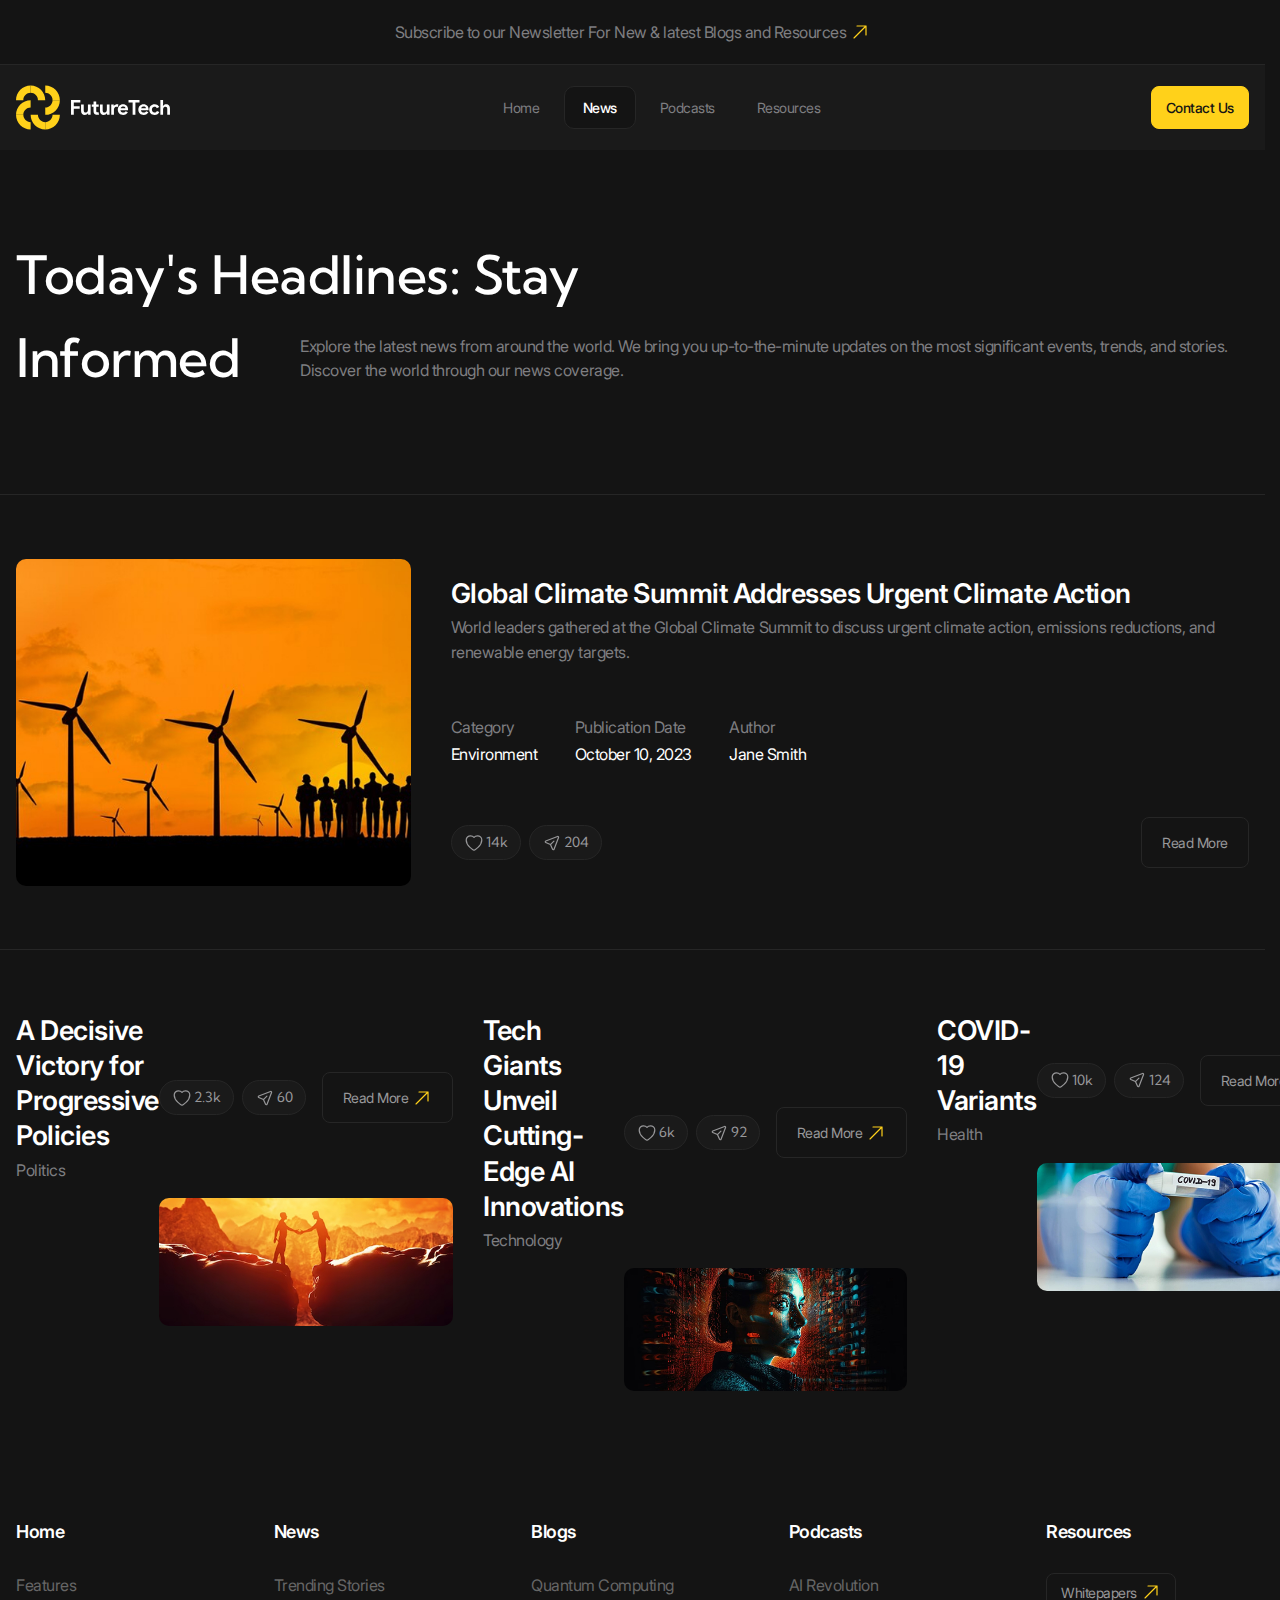
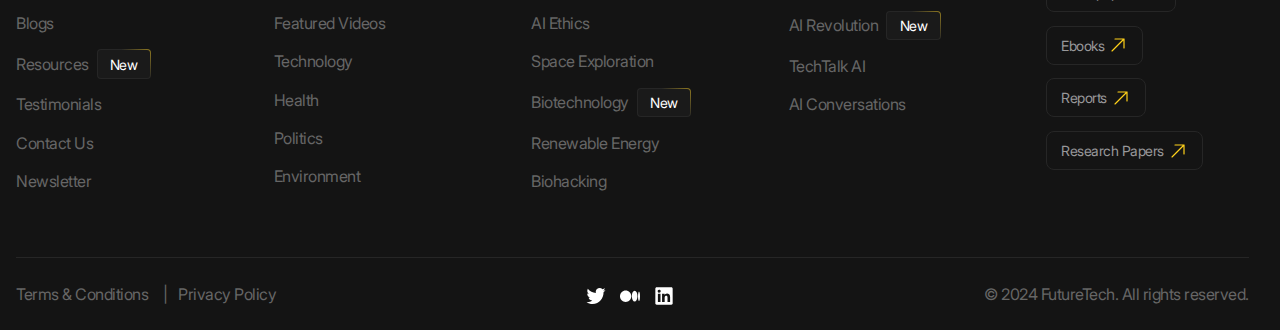
<file: news.html>
<!DOCTYPE html>
<html lang="en">
<head>
  <meta charset="UTF-8">
  <meta name="viewport" content="width=device-width, initial-scale=1.0">
  <title>Future Tech | Home</title>
  <link rel="stylesheet" href="./styles/main.css">
  <script src="./scripts/main.js" type="module"></script>
</head>
<body>
  <header class="header" data-js-header>
    <div class="header__promo">
      <div class="header__promo-inner container">
        <a href="/" class="header__promo-link">
          <span class="icon icon--yellow-arrow">
            <span class="hidden-mobile">Subscribe to our Newsletter For New & latest Blogs and Resources</span>
            <span class="visible-mobile">Subscribe to our Newsletter For Blogs and Resources</span>
          </span>
        </a>
      </div>
    </div>
    <div class="header__body">
      <div class="header__body-inner container">
        <a href="/" class="header__logo logo" title="Home" aria-label="Home">
          <img src="./images/logo.svg" alt="" class="logo__image" width="179" height="50">
        </a>
        <div class="header__overlay" data-js-header-overlay>
          <nav class="header__menu">
            <ul class="header__menu-list">
              <li class="header__menu-item">
                <a href="./index.html" class="header__menu-link">Home</a>
              </li>
              <li class="header__menu-item">
                <a href="./news.html" class="header__menu-link is-active">News</a>
              </li>
              <li class="header__menu-item">
                <a href="./podcasts.html" class="header__menu-link">Podcasts</a>
              </li>
              <li class="header__menu-item">
                <a href="./resources.html" class="header__menu-link">Resources</a>
              </li>
            </ul>
          </nav> 
          <a href="./contacts.html" class="header__contact-us-link button button--accent">Contact Us</a>
        </div>
        <button class="header__burger-button burger-button visible-mobile" type="button" aria-label="Open menu" title="Open menu" data-js-header-burger-button>
          <span class="burger-button__line"></span>
          <span class="burger-button__line"></span>
          <span class="burger-button__line"></span>
        </button>
      </div>
    </div>
  </header>

  <main>
    <section class="hero-alt" aria-labelledby="news-title">
      <header class="hero-alt__header">
        <div class="hero-alt__header-inner container">
          <h1 class="hero-alt__title" id="news-title">
            Today's Headlines: Stay <span class="hero-alt__title-hidden-part">Informed</span>
          </h1>
          <p class="hero-alt__subtitle h1 hidden-mobile" aria-hidden="true">Informed</p>
          <p class="hero-alt__description">Explore the latest news from around the world. We bring you up-to-the-minute updates on the most significant events, trends, and stories. Discover the world through our news coverage.</p>
        </div>
      </header>
      <div class="hero-alt__body">
        <ul class="list">
          <li class="list__item">
            <article class="news-card container">
              <img class="news-card__image" src="./images/news/1.jpg" alt="" width="515" height="427" loading="lazy">
              <div class="news-card__body">
                <h2 class="news-card__title">Global Climate Summit Addresses Urgent Climate Action</h2>
                <div class="news-card__description">
                  <p>World leaders gathered at the Global Climate Summit to discuss urgent climate action, emissions reductions, and renewable energy targets.</p>
                </div>
              </div>
              <div class="news-card__summary summary">
                <dl class="summary__list">
                  <div class="summary__item">
                    <dt class="summary__key">Category</dt>
                    <dd class="summary__value">Environment</dd>
                  </div>
                  <div class="summary__item">
                    <dt class="summary__key">Publication Date</dt>
                    <dd class="summary__value"><time datetime="2023-10-10">October 10, 2023</time></dd>
                  </div>
                  <div class="summary__item">
                    <dt class="summary__key">Author</dt>
                    <dd class="summary__value">Jane Smith</dd>
                  </div>
                </dl>
              </div>
              <div class="news-card__controls">
                <div class="news-card__actions blog-actions">
                  <ul class="blog-actions__list">
                    <li class="blog-actions__item">
                      <button class="blog-actions__button" type="button" aria-label="Like" title="Like" data-js-like>
                        <span class="blog-actions__icon-wrapper">
                          <svg width="24" height="25" viewBox="0 0 24 25" fill="none" xmlns="http://www.w3.org/2000/svg">
                            <path d="M11.645 21.4107L11.6384 21.4071L11.6158 21.3949C11.5965 21.3844 11.5689 21.3693 11.5336 21.3496C11.4629 21.3101 11.3612 21.2524 11.233 21.1769C10.9765 21.0261 10.6132 20.8039 10.1785 20.515C9.31074 19.9381 8.15122 19.0901 6.9886 18.0063C4.68781 15.8615 2.25 12.6751 2.25 8.75C2.25 5.82194 4.7136 3.5 7.6875 3.5C9.43638 3.5 11.0023 4.29909 12 5.5516C12.9977 4.29909 14.5636 3.5 16.3125 3.5C19.2864 3.5 21.75 5.82194 21.75 8.75C21.75 12.6751 19.3122 15.8615 17.0114 18.0063C15.8488 19.0901 14.6893 19.9381 13.8215 20.515C13.3868 20.8039 13.0235 21.0261 12.767 21.1769C12.6388 21.2524 12.5371 21.3101 12.4664 21.3496C12.4311 21.3693 12.4035 21.3844 12.3842 21.3949L12.3616 21.4071L12.355 21.4107L12.3523 21.4121C12.1323 21.5289 11.8677 21.5289 11.6477 21.4121L11.645 21.4107Z" stroke="#666666" stroke-width="1.5" stroke-linejoin="round"/>
                          </svg>                                
                        </span>
                        <span>14k</span>
                      </button>
                    </li>
                    <li class="blog-actions__item">
                      <button class="blog-actions__button" type="button" aria-label="Share" title="Share">
                        <span class="blog-actions__icon-wrapper">
                          <svg width="24" height="25" viewBox="0 0 24 25" fill="none" xmlns="http://www.w3.org/2000/svg">
                            <path d="M10.0384 14.4616L4.1719 11.7951C3.36454 11.4281 3.39898 10.2697 4.22673 9.95134L18.8999 4.30781C19.7087 3.99675 20.5033 4.79139 20.1922 5.60013L14.5487 20.2733C14.2303 21.1011 13.072 21.1355 12.705 20.3281L10.0384 14.4616ZM10.0384 14.4616L14.4231 10.077" stroke="#666666" stroke-width="1.5" stroke-linecap="round" stroke-linejoin="round"/>
                          </svg>                                                               
                        </span>
                        <span>204</span>
                      </button>
                    </li>
                  </ul>
                </div>
                <a href="/" class="news-card__link button">Read More</a>
              </div>
            </article>
          </li>
          <li class="list__item">
            <div class="news container">
              <ul class="news__list">
                <li class="news__item">
                  <article class="news-card">
                    <img class="news-card__image" src="./images/news/2.jpg" alt="" width="512" height="222" loading="lazy">
                    <div class="news-card__body">
                      <h2 class="news-card__title h6">A Decisive Victory for Progressive Policies</h2>
                      <div class="news-card__description">
                        <p>Politics</p>
                      </div>
                    </div>
                    <div class="news-card__controls">
                      <div class="news-card__actions blog-actions">
                        <ul class="blog-actions__list">
                          <li class="blog-actions__item">
                            <button class="blog-actions__button" type="button" aria-label="Like" title="Like" data-js-like>
                              <span class="blog-actions__icon-wrapper">
                                <svg width="24" height="25" viewBox="0 0 24 25" fill="none" xmlns="http://www.w3.org/2000/svg">
                                  <path d="M11.645 21.4107L11.6384 21.4071L11.6158 21.3949C11.5965 21.3844 11.5689 21.3693 11.5336 21.3496C11.4629 21.3101 11.3612 21.2524 11.233 21.1769C10.9765 21.0261 10.6132 20.8039 10.1785 20.515C9.31074 19.9381 8.15122 19.0901 6.9886 18.0063C4.68781 15.8615 2.25 12.6751 2.25 8.75C2.25 5.82194 4.7136 3.5 7.6875 3.5C9.43638 3.5 11.0023 4.29909 12 5.5516C12.9977 4.29909 14.5636 3.5 16.3125 3.5C19.2864 3.5 21.75 5.82194 21.75 8.75C21.75 12.6751 19.3122 15.8615 17.0114 18.0063C15.8488 19.0901 14.6893 19.9381 13.8215 20.515C13.3868 20.8039 13.0235 21.0261 12.767 21.1769C12.6388 21.2524 12.5371 21.3101 12.4664 21.3496C12.4311 21.3693 12.4035 21.3844 12.3842 21.3949L12.3616 21.4071L12.355 21.4107L12.3523 21.4121C12.1323 21.5289 11.8677 21.5289 11.6477 21.4121L11.645 21.4107Z" stroke="#666666" stroke-width="1.5" stroke-linejoin="round"/>
                                </svg>                                
                              </span>
                              <span>2.3k</span>
                            </button>
                          </li>
                          <li class="blog-actions__item">
                            <button class="blog-actions__button" type="button" aria-label="Share" title="Share">
                              <span class="blog-actions__icon-wrapper">
                                <svg width="24" height="25" viewBox="0 0 24 25" fill="none" xmlns="http://www.w3.org/2000/svg">
                                  <path d="M10.0384 14.4616L4.1719 11.7951C3.36454 11.4281 3.39898 10.2697 4.22673 9.95134L18.8999 4.30781C19.7087 3.99675 20.5033 4.79139 20.1922 5.60013L14.5487 20.2733C14.2303 21.1011 13.072 21.1355 12.705 20.3281L10.0384 14.4616ZM10.0384 14.4616L14.4231 10.077" stroke="#666666" stroke-width="1.5" stroke-linecap="round" stroke-linejoin="round"/>
                                </svg>                                                               
                              </span>
                              <span>60</span>
                            </button>
                          </li>
                        </ul>
                      </div>
                      <a href="/" class="news-card__link button">
                        <span class="icon icon--yellow-arrow">Read More</span>
                      </a>
                    </div>
                  </article>
                </li>
                <li class="news__item">
                  <article class="news-card">
                    <img class="news-card__image" src="./images/news/3.jpg" alt="" width="512" height="222" loading="lazy">
                    <div class="news-card__body">
                      <h2 class="news-card__title h6">Tech Giants Unveil Cutting-Edge AI Innovations</h2>
                      <div class="news-card__description">
                        <p>Technology</p>
                      </div>
                    </div>
                    <div class="news-card__controls">
                      <div class="news-card__actions blog-actions">
                        <ul class="blog-actions__list">
                          <li class="blog-actions__item">
                            <button class="blog-actions__button" type="button" aria-label="Like" title="Like" data-js-like>
                              <span class="blog-actions__icon-wrapper">
                                <svg width="24" height="25" viewBox="0 0 24 25" fill="none" xmlns="http://www.w3.org/2000/svg">
                                  <path d="M11.645 21.4107L11.6384 21.4071L11.6158 21.3949C11.5965 21.3844 11.5689 21.3693 11.5336 21.3496C11.4629 21.3101 11.3612 21.2524 11.233 21.1769C10.9765 21.0261 10.6132 20.8039 10.1785 20.515C9.31074 19.9381 8.15122 19.0901 6.9886 18.0063C4.68781 15.8615 2.25 12.6751 2.25 8.75C2.25 5.82194 4.7136 3.5 7.6875 3.5C9.43638 3.5 11.0023 4.29909 12 5.5516C12.9977 4.29909 14.5636 3.5 16.3125 3.5C19.2864 3.5 21.75 5.82194 21.75 8.75C21.75 12.6751 19.3122 15.8615 17.0114 18.0063C15.8488 19.0901 14.6893 19.9381 13.8215 20.515C13.3868 20.8039 13.0235 21.0261 12.767 21.1769C12.6388 21.2524 12.5371 21.3101 12.4664 21.3496C12.4311 21.3693 12.4035 21.3844 12.3842 21.3949L12.3616 21.4071L12.355 21.4107L12.3523 21.4121C12.1323 21.5289 11.8677 21.5289 11.6477 21.4121L11.645 21.4107Z" stroke="#666666" stroke-width="1.5" stroke-linejoin="round"/>
                                </svg>                                
                              </span>
                              <span>6k</span>
                            </button>
                          </li>
                          <li class="blog-actions__item">
                            <button class="blog-actions__button" type="button" aria-label="Share" title="Share">
                              <span class="blog-actions__icon-wrapper">
                                <svg width="24" height="25" viewBox="0 0 24 25" fill="none" xmlns="http://www.w3.org/2000/svg">
                                  <path d="M10.0384 14.4616L4.1719 11.7951C3.36454 11.4281 3.39898 10.2697 4.22673 9.95134L18.8999 4.30781C19.7087 3.99675 20.5033 4.79139 20.1922 5.60013L14.5487 20.2733C14.2303 21.1011 13.072 21.1355 12.705 20.3281L10.0384 14.4616ZM10.0384 14.4616L14.4231 10.077" stroke="#666666" stroke-width="1.5" stroke-linecap="round" stroke-linejoin="round"/>
                                </svg>                                                               
                              </span>
                              <span>92</span>
                            </button>
                          </li>
                        </ul>
                      </div>
                      <a href="/" class="news-card__link button">
                        <span class="icon icon--yellow-arrow">Read More</span>
                      </a>
                    </div>
                  </article>
                </li>
                <li class="news__item">
                  <article class="news-card">
                    <img class="news-card__image" src="./images/news/4.jpg" alt="" width="512" height="222" loading="lazy">
                    <div class="news-card__body">
                      <h2 class="news-card__title h6">COVID-19 Variants</h2>
                      <div class="news-card__description">
                        <p>Health</p>
                      </div>
                    </div>
                    <div class="news-card__controls">
                      <div class="news-card__actions blog-actions">
                        <ul class="blog-actions__list">
                          <li class="blog-actions__item">
                            <button class="blog-actions__button" type="button" aria-label="Like" title="Like" data-js-like>
                              <span class="blog-actions__icon-wrapper">
                                <svg width="24" height="25" viewBox="0 0 24 25" fill="none" xmlns="http://www.w3.org/2000/svg">
                                  <path d="M11.645 21.4107L11.6384 21.4071L11.6158 21.3949C11.5965 21.3844 11.5689 21.3693 11.5336 21.3496C11.4629 21.3101 11.3612 21.2524 11.233 21.1769C10.9765 21.0261 10.6132 20.8039 10.1785 20.515C9.31074 19.9381 8.15122 19.0901 6.9886 18.0063C4.68781 15.8615 2.25 12.6751 2.25 8.75C2.25 5.82194 4.7136 3.5 7.6875 3.5C9.43638 3.5 11.0023 4.29909 12 5.5516C12.9977 4.29909 14.5636 3.5 16.3125 3.5C19.2864 3.5 21.75 5.82194 21.75 8.75C21.75 12.6751 19.3122 15.8615 17.0114 18.0063C15.8488 19.0901 14.6893 19.9381 13.8215 20.515C13.3868 20.8039 13.0235 21.0261 12.767 21.1769C12.6388 21.2524 12.5371 21.3101 12.4664 21.3496C12.4311 21.3693 12.4035 21.3844 12.3842 21.3949L12.3616 21.4071L12.355 21.4107L12.3523 21.4121C12.1323 21.5289 11.8677 21.5289 11.6477 21.4121L11.645 21.4107Z" stroke="#666666" stroke-width="1.5" stroke-linejoin="round"/>
                                </svg>                                
                              </span>
                              <span>10k</span>
                            </button>
                          </li>
                          <li class="blog-actions__item">
                            <button class="blog-actions__button" type="button" aria-label="Share" title="Share">
                              <span class="blog-actions__icon-wrapper">
                                <svg width="24" height="25" viewBox="0 0 24 25" fill="none" xmlns="http://www.w3.org/2000/svg">
                                  <path d="M10.0384 14.4616L4.1719 11.7951C3.36454 11.4281 3.39898 10.2697 4.22673 9.95134L18.8999 4.30781C19.7087 3.99675 20.5033 4.79139 20.1922 5.60013L14.5487 20.2733C14.2303 21.1011 13.072 21.1355 12.705 20.3281L10.0384 14.4616ZM10.0384 14.4616L14.4231 10.077" stroke="#666666" stroke-width="1.5" stroke-linecap="round" stroke-linejoin="round"/>
                                </svg>                                                               
                              </span>
                              <span>124</span>
                            </button>
                          </li>
                        </ul>
                      </div>
                      <a href="/" class="news-card__link button">
                        <span class="icon icon--yellow-arrow">Read More</span>
                      </a>
                    </div>
                  </article>
                </li>
              </ul>
            </div>
          </li>
        </ul>
      </div>
    </section>
  </main>
  <footer class="footer">
    <div class="footer__inner container">
      <div class="footer__body">
        <nav class="footer__menu">
          <div class="footer__menu-column">
            <a href="/" class="footer__menu-main-link h6">Home</a>
            <ul class="footer__menu-list">
              <li class="footer__menu-item">
                <a href="/" class="footer__menu-link">Features</a>
              </li>
              <li class="footer__menu-item">
                <a href="/" class="footer__menu-link">Blogs</a>
              </li>
              <li class="footer__menu-item">
                <a href="/" class="footer__menu-link">Resources</a>
                <span class="badge">New</span>
              </li>
              <li class="footer__menu-item">
                <a href="/" class="footer__menu-link">Testimonials</a>
              </li>
              <li class="footer__menu-item">
                <a href="/" class="footer__menu-link">Contact Us</a>
              </li>
              <li class="footer__menu-item">
                <a href="/" class="footer__menu-link">Newsletter</a>
              </li>
            </ul>
          </div>
          <div class="footer__menu-column">
            <a href="/" class="footer__menu-main-link h6">News</a>
            <ul class="footer__menu-list">
              <li class="footer__menu-item">
                <a href="/" class="footer__menu-link">Trending Stories</a>
              </li>
              <li class="footer__menu-item">
                <a href="/" class="footer__menu-link">Featured Videos</a>
              </li>
              <li class="footer__menu-item">
                <a href="/" class="footer__menu-link">Technology</a>
              </li>
              <li class="footer__menu-item">
                <a href="/" class="footer__menu-link">Health</a>
              </li>
              <li class="footer__menu-item">
                <a href="/" class="footer__menu-link">Politics</a>
              </li>
              <li class="footer__menu-item">
                <a href="/" class="footer__menu-link">Environment</a>
              </li>
            </ul>
          </div>
          <div class="footer__menu-column">
            <a href="/" class="footer__menu-main-link h6">Blogs</a>
            <ul class="footer__menu-list">
              <li class="footer__menu-item">
                <a href="/" class="footer__menu-link">Quantum Computing</a>
              </li>
              <li class="footer__menu-item">
                <a href="/" class="footer__menu-link">AI Ethics</a>
              </li>
              <li class="footer__menu-item">
                <a href="/" class="footer__menu-link">Space Exploration</a>
              </li>
              <li class="footer__menu-item">
                <a href="/" class="footer__menu-link">Biotechnology</a>
                <span class="badge">New</span>
              </li>
              <li class="footer__menu-item">
                <a href="/" class="footer__menu-link">Renewable Energy</a>
              </li>
              <li class="footer__menu-item">
                <a href="/" class="footer__menu-link">Biohacking</a>
              </li>
            </ul>
          </div>
          <div class="footer__menu-column">
            <a href="/" class="footer__menu-main-link h6">Podcasts</a>
            <ul class="footer__menu-list">
              <li class="footer__menu-item">
                <a href="/" class="footer__menu-link">AI Revolution</a>
              </li>
              <li class="footer__menu-item">
                <a href="/" class="footer__menu-link">AI Revolution</a>
                <span class="badge">New</span>
              </li>
              <li class="footer__menu-item">
                <a href="/" class="footer__menu-link">TechTalk AI</a>
              </li>
              <li class="footer__menu-item">
                <a href="/" class="footer__menu-link">AI Conversations</a>
              </li>
              </li>
            </ul>
          </div>
          <div class="footer__menu-column">
            <a href="/" class="footer__menu-main-link h6">Resources</a>
            <ul class="footer__menu-list">
              <li class="footer__menu-item">
                <a href="/" class="footer__menu-link button">
                  <span class="icon icon--yellow-arrow">Whitepapers</span>
                </a>
              </li>
              <li class="footer__menu-item">
                <a href="/" class="footer__menu-link button">
                  <span class="icon icon--yellow-arrow">Ebooks</span>
                </a> 
              </li>
              <li class="footer__menu-item">
                <a href="/" class="footer__menu-link button">
                  <span class="icon icon--yellow-arrow">Reports</span>
                </a>
              </li>
              <li class="footer__menu-item">
                <a href="/" class="footer__menu-link button">
                  <span class="icon icon--yellow-arrow">Research Papers</span>
                </a>
              </li>
              </li>
            </ul>
          </div>
        </nav>
      </div>
      <div class="footer__extra">
        <div class="footer__extra-menu">
          <ul class="footer__extra-menu-list">
            <li class="footer__extra-menu-item">
              <a href="/" class="footer__extra-menu-link">Terms & Conditions</a>
            </li>
            <li class="footer__extra-menu-item">
              <a href="/" class="footer__extra-menu-link">Privacy Policy</a>
            </li>
          </ul>
        </div>
        <div class="footer__soc1als soc1als">
          <ul class="soc1als__list">
            <li class="soc1als__item">
              <a href="/" class="soc1als__link" target="_blank" title="Twitter" aria-label="Twitter">
                <svg width="24" height="24" viewBox="0 0 24 24" fill="none" xmlns="http://www.w3.org/2000/svg">
                  <path d="M21.0571 7.18114C21.0664 7.39235 21.0664 7.59395 21.0664 7.80515C21.0756 14.2084 16.3712 21.6004 7.76793 21.6004C5.23048 21.6004 2.73933 20.842 0.600098 19.4212C0.970528 19.4692 1.34096 19.4884 1.71139 19.4884C3.81358 19.4884 5.86021 18.7588 7.51789 17.4052C5.51756 17.3668 3.75802 16.0132 3.14681 14.0356C3.85063 14.1796 4.57296 14.1508 5.25826 13.9492C3.08198 13.5076 1.51691 11.5204 1.50765 9.20675C1.50765 9.18755 1.50765 9.16835 1.50765 9.14915C2.15591 9.52355 2.88751 9.73475 3.62837 9.75395C1.58174 8.33315 0.942746 5.50114 2.18369 3.28353C4.5637 6.31714 8.06427 8.15075 11.8241 8.35235C11.4445 6.67234 11.9631 4.90594 13.1762 3.71553C15.0561 1.88193 18.0196 1.97793 19.7977 3.92673C20.8441 3.71553 21.8535 3.31233 22.7704 2.74593C22.4185 3.86913 21.6869 4.81954 20.7145 5.42434C21.6406 5.30914 22.5481 5.04994 23.4001 4.66594C22.7704 5.64514 21.9739 6.48994 21.0571 7.18114Z" fill="white"/>
                </svg>                  
              </a>
            </li>
            <li class="soc1als__item">
              <a href="/" class="soc1als__link" target="_blank" title="Medium" aria-label="Medium">
                <svg width="24" height="24" viewBox="0 0 24 24" fill="none" xmlns="http://www.w3.org/2000/svg">
                  <path d="M13.5374 12.2281C13.5374 15.9988 10.5069 19.0556 6.76883 19.0556C3.03073 19.0556 0 15.9981 0 12.2281C0 8.45806 3.0305 5.40039 6.76883 5.40039C10.5072 5.40039 13.5374 8.45737 13.5374 12.2281Z" fill="white"/>
                  <path d="M20.9627 12.2285C20.9627 15.7778 19.4474 18.6563 17.5783 18.6563C15.7091 18.6563 14.1938 15.7778 14.1938 12.2285C14.1938 8.67922 15.7089 5.80078 17.578 5.80078C19.4472 5.80078 20.9625 8.67829 20.9625 12.2285" fill="white"/>
                  <path d="M24 12.228C24 15.4073 23.4672 17.9862 22.8097 17.9862C22.1522 17.9862 21.6196 15.408 21.6196 12.228C21.6196 9.04797 22.1525 6.46973 22.8097 6.46973C23.467 6.46973 24 9.04774 24 12.228Z" fill="white"/>
                </svg>                                  
              </a>
            </li>
            <li class="soc1als__item">
              <a href="/" class="soc1als__link" target="_blank" title="LinkedIn" aria-label="LinkedIn">
                <svg width="24" height="24" viewBox="0 0 24 24" fill="none" xmlns="http://www.w3.org/2000/svg">
                  <path d="M20.8647 1.59961H3.13554C2.72832 1.59961 2.33777 1.76138 2.04982 2.04933C1.76187 2.33728 1.6001 2.72783 1.6001 3.13505V20.8642C1.6001 21.2714 1.76187 21.6619 2.04982 21.9499C2.33777 22.2378 2.72832 22.3996 3.13554 22.3996H20.8647C21.2719 22.3996 21.6624 22.2378 21.9504 21.9499C22.2383 21.6619 22.4001 21.2714 22.4001 20.8642V3.13505C22.4001 2.72783 22.2383 2.33728 21.9504 2.04933C21.6624 1.76138 21.2719 1.59961 20.8647 1.59961ZM7.79965 19.3186H4.67243V9.38516H7.79965V19.3186ZM6.23388 8.00861C5.87915 8.00661 5.53296 7.89958 5.239 7.70102C4.94504 7.50246 4.71649 7.22127 4.58219 6.89294C4.44789 6.56461 4.41386 6.20386 4.48439 5.8562C4.55492 5.50855 4.72686 5.18958 4.9785 4.93955C5.23014 4.68952 5.5502 4.51964 5.8983 4.45134C6.2464 4.38304 6.60693 4.41939 6.93439 4.5558C7.26185 4.6922 7.54156 4.92255 7.73823 5.21778C7.9349 5.51301 8.03971 5.85988 8.03943 6.21461C8.04278 6.45211 7.99827 6.68784 7.90857 6.90777C7.81887 7.1277 7.68582 7.32732 7.51733 7.49473C7.34884 7.66215 7.14837 7.79392 6.92787 7.88221C6.70736 7.97049 6.47134 8.01348 6.23388 8.00861ZM19.3263 19.3273H16.2005V13.9005C16.2005 12.3001 15.5202 11.8061 14.642 11.8061C13.7147 11.8061 12.8047 12.5052 12.8047 13.9409V19.3273H9.67743V9.39239H12.6848V10.7689H12.7252C13.0271 10.1579 14.0844 9.11361 15.6979 9.11361C17.4428 9.11361 19.3278 10.1493 19.3278 13.1826L19.3263 19.3273Z" fill="white"/>
                </svg>                
              </a>
            </li>
          </ul>
        </div>
        <p class="footer__copyright">
          © <time datetime="2024">2024</time> FutureTech. All rights reserved.
        </p>
      </div>
    </div>
  </footer>
</body>
</html>
</file>
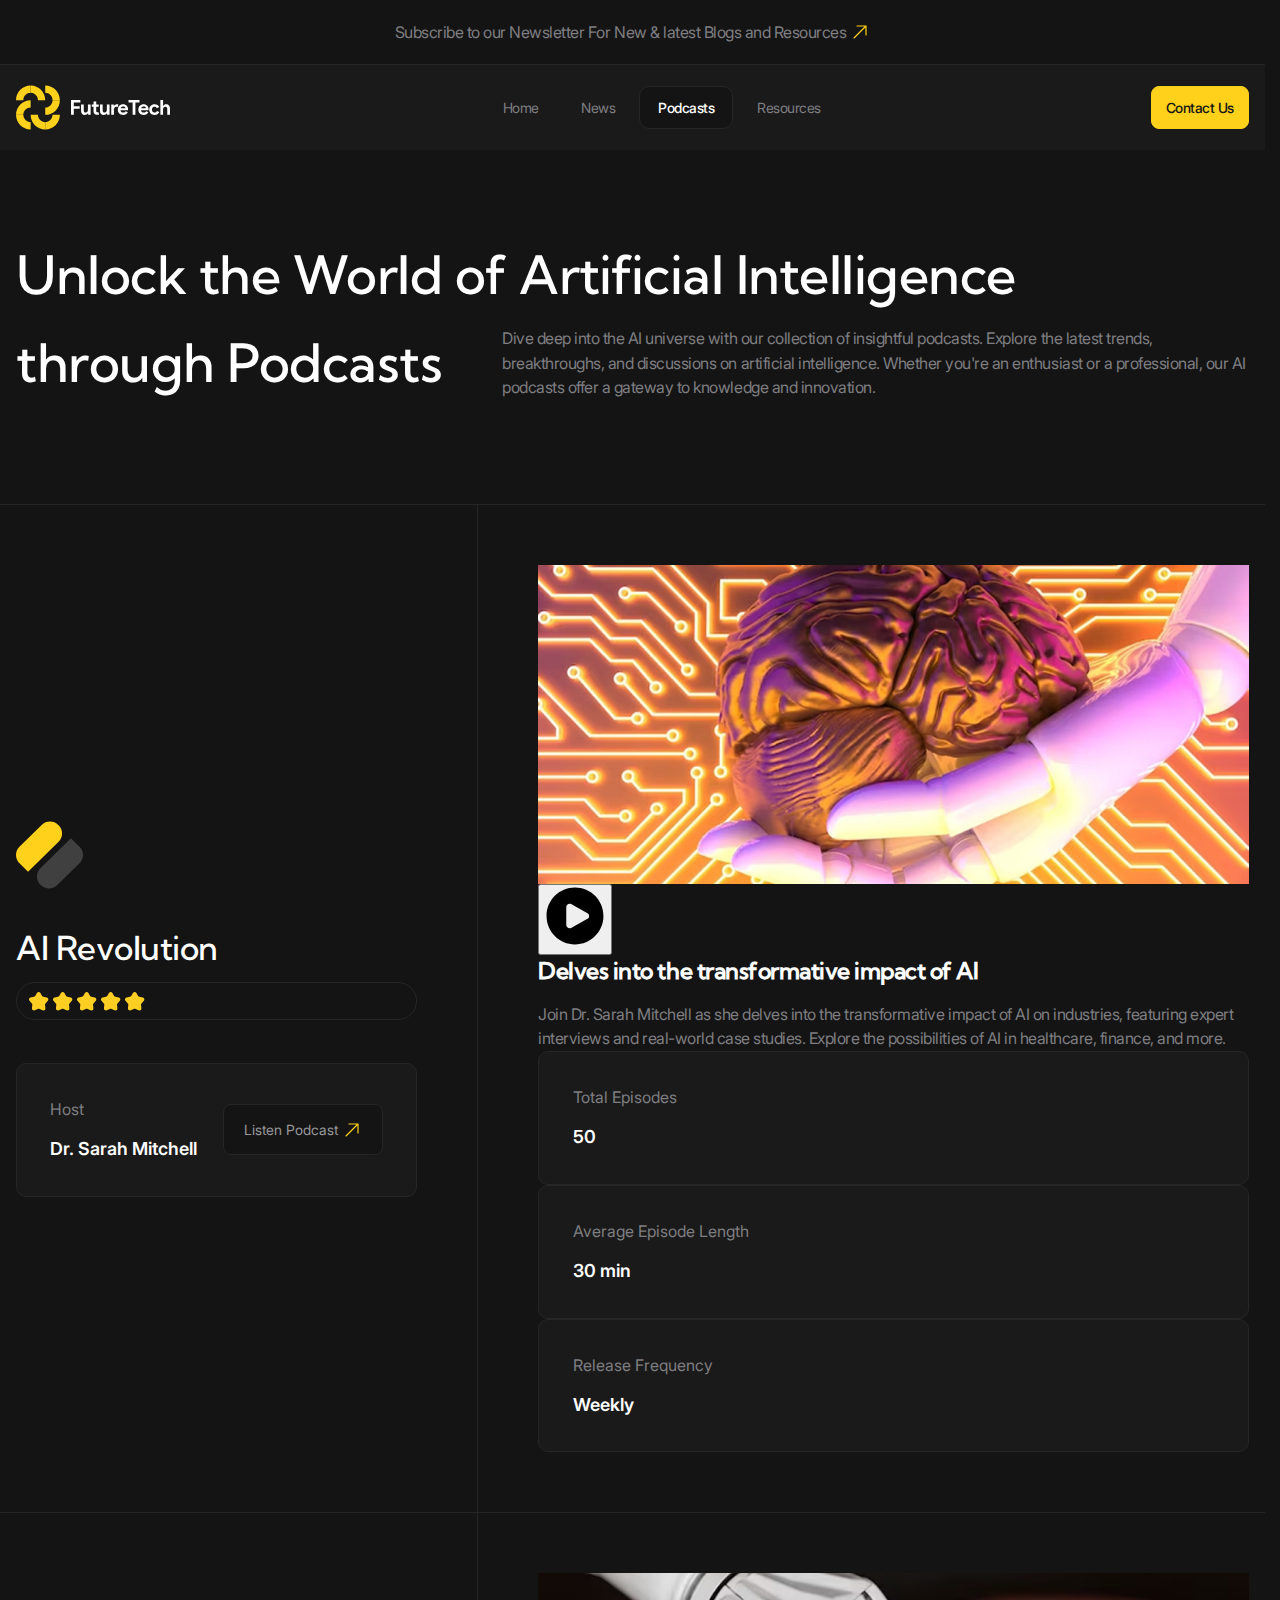
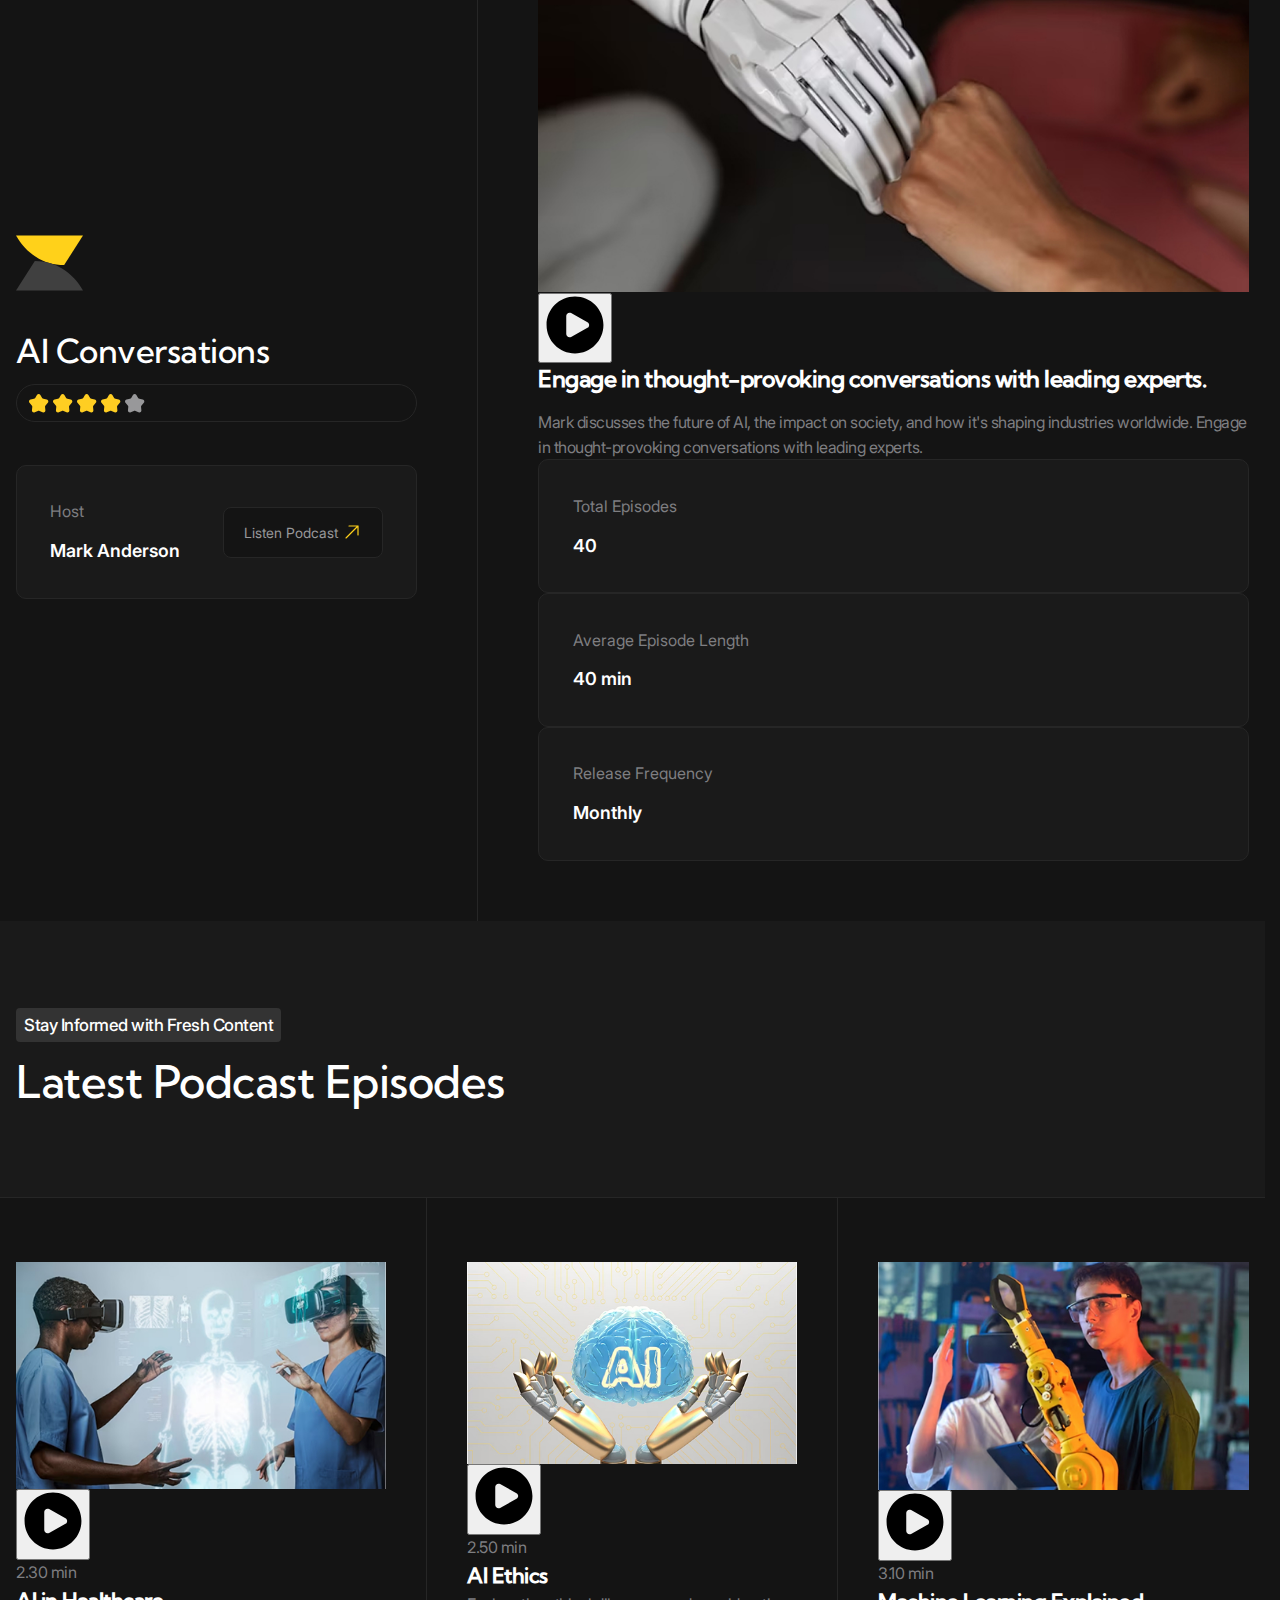
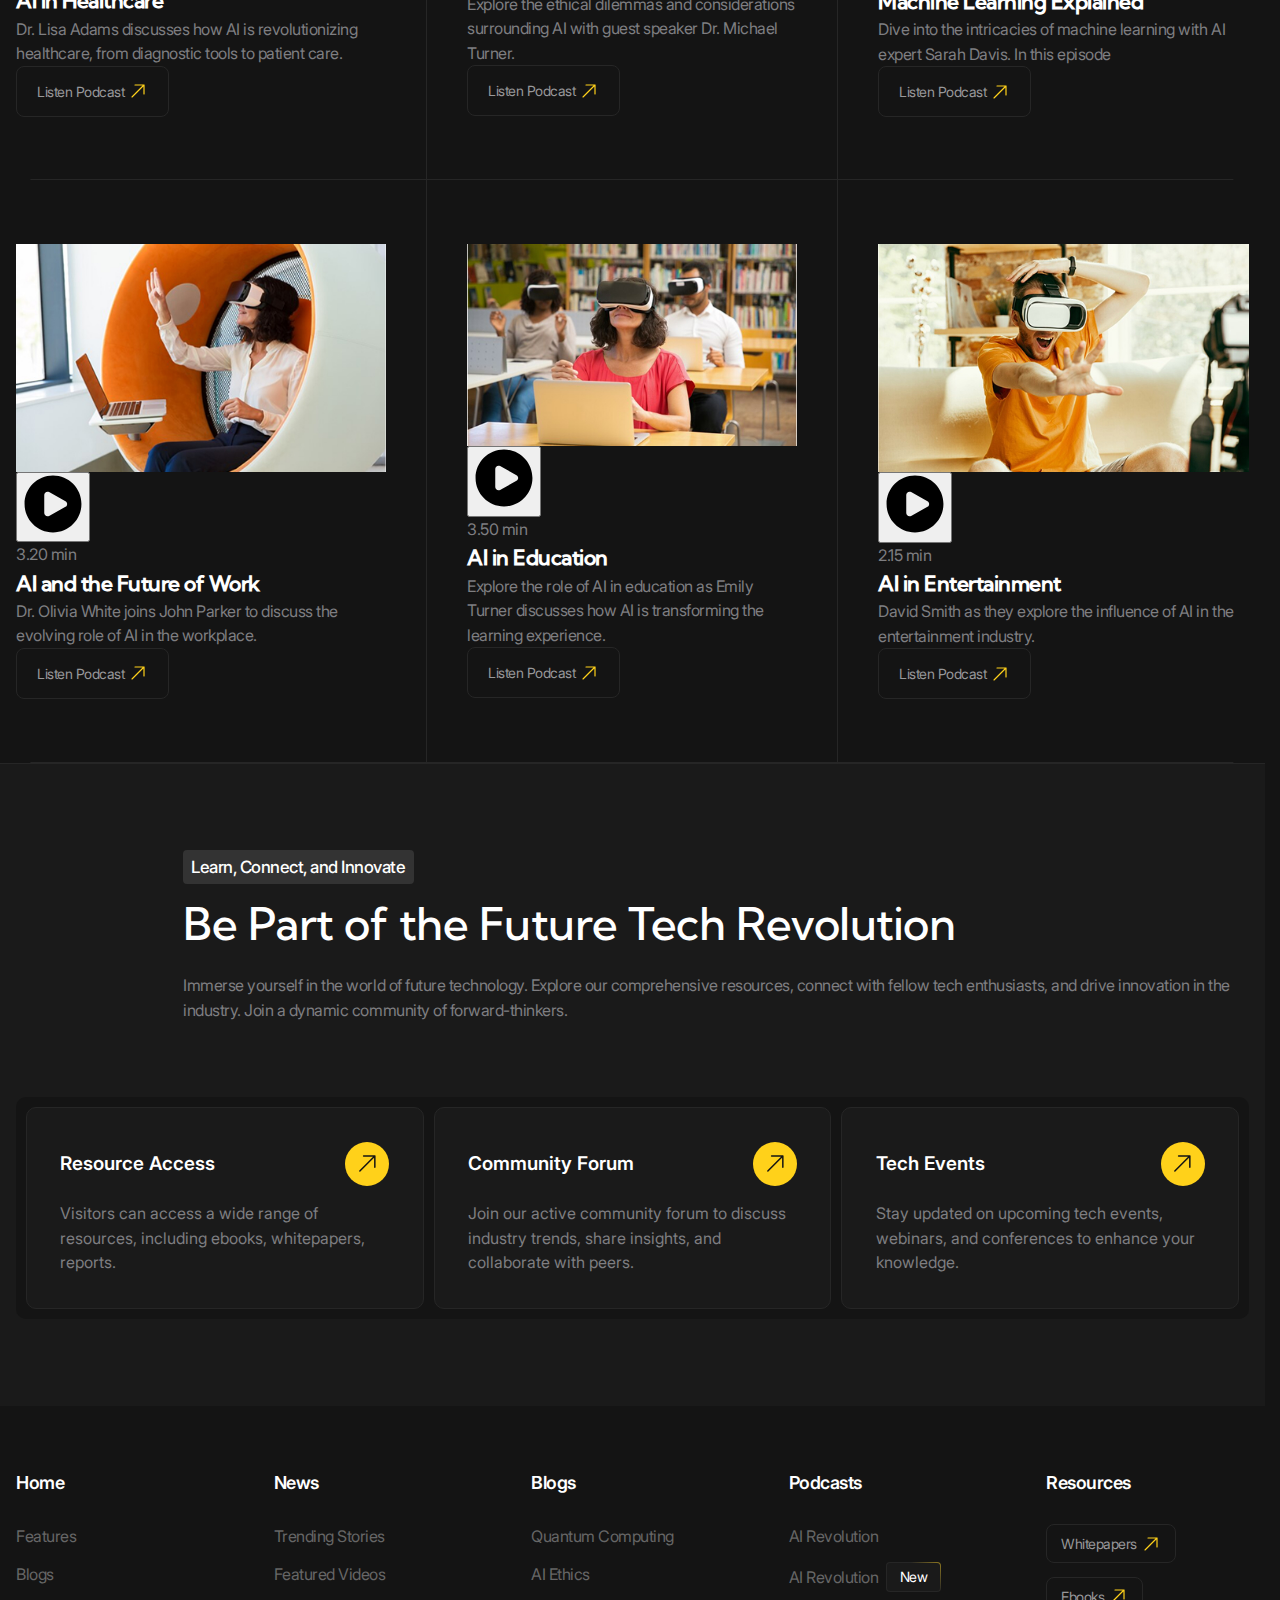
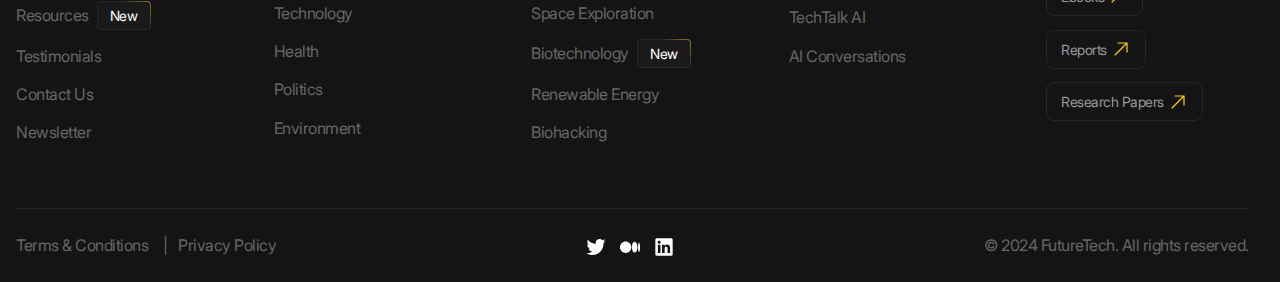
<file: podcasts.html>
<!DOCTYPE html>
<html lang="en">
<head>
  <meta charset="UTF-8">
  <meta name="viewport" content="width=device-width, initial-scale=1.0">
  <title>Future Tech | Podcasts</title>
  <link rel="stylesheet" href="./styles/main.css">
  <script src="./scripts/main.js" type="module"></script>
</head>
<body>
  <header class="header" data-js-header>
    <div class="header__promo">
      <div class="header__promo-inner container">
        <a href="/" class="header__promo-link">
          <span class="icon icon--yellow-arrow">
            <span class="hidden-mobile">Subscribe to our Newsletter For New & latest Blogs and Resources</span>
            <span class="visible-mobile">Subscribe to our Newsletter For Blogs and Resources</span>
          </span>
        </a>
      </div>
    </div>
    <div class="header__body">
      <div class="header__body-inner container">
        <a href="/" class="header__logo logo" title="Home" aria-label="Home">
          <img src="./images/logo.svg" alt="" class="logo__image" width="179" height="50">
        </a>
        <div class="header__overlay" data-js-header-overlay>
          <nav class="header__menu">
            <ul class="header__menu-list">
              <li class="header__menu-item">
                <a href="./index.html" class="header__menu-link">Home</a>
              </li>
              <li class="header__menu-item">
                <a href="./news.html" class="header__menu-link">News</a>
              </li>
              <li class="header__menu-item">
                <a href="./podcasts.html" class="header__menu-link is-active">Podcasts</a>
              </li>
              <li class="header__menu-item">
                <a href="./resources.html" class="header__menu-link">Resources</a>
              </li>
            </ul>
          </nav> 
          <a href="./contacts.html" class="header__contact-us-link button button--accent">Contact Us</a>
        </div>
        <button class="header__burger-button burger-button visible-mobile" type="button" aria-label="Open menu" title="Open menu" data-js-header-burger-button>
          <span class="burger-button__line"></span>
          <span class="burger-button__line"></span>
          <span class="burger-button__line"></span>
        </button>
      </div>
    </div>
  </header>

  <main>

    <section class="hero-alt" aria-labelledby="podcasts-title">
      <header class="hero-alt__header">
        <div class="hero-alt__header-inner container">
          <h1 class="hero-alt__title" id="podcasts-title">
            Unlock the World of Artificial Intelligence<span class="hero-alt__title-hidden-part">through Podcasts</span>
          </h1>
          <p class="hero-alt__subtitle h1 hidden-mobile" aria-hidden="true">through Podcasts</p>
          <p class="hero-alt__description">Dive deep into the AI universe with our collection of insightful podcasts. Explore the latest trends, breakthroughs, and discussions on artificial intelligence. Whether you're an enthusiast or a professional, our AI podcasts offer a gateway to knowledge and innovation.</p>
        </div>
      </header>
      <div class="hero-alt__body">
        <ul class="list">
          <li class="list__item">
            <div class="card container">
              <div class="card__preview">
                <div class="card__preview-main">
                  <img src="./images/podcasts/icon-1.svg" alt="" class="card__preview-icon" width="80" height="80" loading="lazy">
                  <div class="card__preview-info">
                    <h2 class="card__preview-title h3">AI Revolution</h2>
                    <div class="card__rating-view rating-view" aria-label="Rating 5 star" title="Rating 5 star">
                      <div class="rating-view__star is-active"></div>
                      <div class="rating-view__star is-active"></div>
                      <div class="rating-view__star is-active"></div>
                      <div class="rating-view__star is-active"></div>
                      <div class="rating-view__star is-active"></div>
                    </div>
                  </div>
                </div>
                <div class="card__preview-extra">
                  <div class="card__cell card__cell--resources tile">
                    <h3 class="card__cell-subtitle">Host</h3>
                    <p class="card__cell-description h6">Dr. Sarah Mitchell</p>
                    <a href="/" class="card__cell-link button">
                      <span class="icon icon--yellow-arrow">Listen Podcast</span>
                    </a>
                  </div>
                </div>
              </div>
              <div class="card__body">
                <div class="card__grid card__grid--3-cols">
                  <div class="card__cell card__cell--wide">
                    <div class="video-player" data-js-video-player>
                      <video src="./videos/example.mp4" class="video-player__video" width="917" height="412" poster="./images/videos/podcasts/poster-1.jpg" data-js-video-player-video></video>
                      <div class="video-player__panel video-player__panel--center is-active" data-js-video-player-panel>
                        <button class="video-player__play-button" type="button" aria-label="Play video" title="Play video" data-js-video-player-play-button>
                          <svg width="58" height="58" viewBox="0 0 58 58" fill="none" xmlns="http://www.w3.org/2000/svg">
                            <path fill-rule="evenodd" clip-rule="evenodd" d="M0.5625 29C0.5625 13.2944 13.2944 0.5625 29 0.5625C44.7056 0.5625 57.4375 13.2944 57.4375 29C57.4375 44.7056 44.7056 57.4375 29 57.4375C13.2944 57.4375 0.5625 44.7056 0.5625 29ZM41.4663 26.1318C43.7167 27.382 43.7167 30.6183 41.4663 31.8685L25.1248 40.9471C22.9377 42.1621 20.25 40.5807 20.25 38.0788V19.9215C20.25 17.4196 22.9377 15.8381 25.1248 17.0531L41.4663 26.1318Z" fill="white"/>
                          </svg>                      
                        </button>
                      </div>
                    </div>
                  </div>
                  <div class="card__cell card__cell--wide">
                    <h3 class="card__cell-title h4">Delves into the transformative impact of AI</h3>
                    <p class="card__cell-description">Join Dr. Sarah Mitchell as she delves into the transformative impact of AI on industries, featuring expert interviews and real-world case studies. Explore the possibilities of AI in healthcare, finance, and more.</p>
                  </div>
                  <div class="card__cell card__cell--resources tile">
                    <p class="card__cell-title">Total Episodes</p>
                    <p class="card__cell-description h6">50</p>
                  </div>
                  <div class="card__cell card__cell--resources tile">
                    <p class="card__cell-title">Average Episode Length</p>
                    <p class="card__cell-description h6">30 min</p>
                  </div>
                  <div class="card__cell card__cell--resources tile">
                    <p class="card__cell-title">Release Frequency</p>
                    <p class="card__cell-description h6">Weekly</p>
                  </div>
                </div>
              </div>
            </div>
          </li>
          <li class="list__item">
            <div class="card container">
              <div class="card__preview">
                <div class="card__preview-main">
                  <img src="./images/podcasts/icon-2.svg" alt="" class="card__preview-icon" width="80" height="80" loading="lazy">
                  <div class="card__preview-info">
                    <h2 class="card__preview-title h3">AI Conversations</h2>
                    <div class="card__rating-view rating-view" aria-label="Rating 5 star" title="Rating 5 star">
                      <div class="rating-view__star is-active"></div>
                      <div class="rating-view__star is-active"></div>
                      <div class="rating-view__star is-active"></div>
                      <div class="rating-view__star is-active"></div>
                      <div class="rating-view__star"></div>
                    </div>
                  </div>
                </div>
                <div class="card__preview-extra">
                  <div class="card__cell card__cell--resources tile">
                    <h3 class="card__cell-subtitle">Host</h3>
                    <p class="card__cell-description h6">Mark Anderson</p>
                    <a href="/" class="card__cell-link button">
                      <span class="icon icon--yellow-arrow">Listen Podcast</span>
                    </a>
                  </div>
                </div>
              </div>
              <div class="card__body">
                <div class="card__grid card__grid--3-cols">
                  <div class="card__cell card__cell--wide">
                    <div class="video-player" data-js-video-player>
                      <video src="./videos/example.mp4" class="video-player__video" width="917" height="412" poster="./images/videos/podcasts/poster-2.jpg" data-js-video-player-video></video>
                      <div class="video-player__panel video-player__panel--center is-active" data-js-video-player-panel>
                        <button class="video-player__play-button" type="button" aria-label="Play video" title="Play video" data-js-video-player-play-button>
                          <svg width="58" height="58" viewBox="0 0 58 58" fill="none" xmlns="http://www.w3.org/2000/svg">
                            <path fill-rule="evenodd" clip-rule="evenodd" d="M0.5625 29C0.5625 13.2944 13.2944 0.5625 29 0.5625C44.7056 0.5625 57.4375 13.2944 57.4375 29C57.4375 44.7056 44.7056 57.4375 29 57.4375C13.2944 57.4375 0.5625 44.7056 0.5625 29ZM41.4663 26.1318C43.7167 27.382 43.7167 30.6183 41.4663 31.8685L25.1248 40.9471C22.9377 42.1621 20.25 40.5807 20.25 38.0788V19.9215C20.25 17.4196 22.9377 15.8381 25.1248 17.0531L41.4663 26.1318Z" fill="white"/>
                          </svg>                      
                        </button>
                      </div>
                    </div>
                  </div>
                  <div class="card__cell card__cell--wide">
                    <h3 class="card__cell-title h4">Engage in thought-provoking conversations with leading experts.</h3>
                    <p class="card__cell-description">Mark discusses the future of AI, the impact on society, and how it's shaping industries worldwide. Engage in thought-provoking conversations with leading experts.</p>
                  </div>
                  <div class="card__cell card__cell--resources tile">
                    <p class="card__cell-title">Total Episodes</p>
                    <p class="card__cell-description h6">40</p>
                  </div>
                  <div class="card__cell card__cell--resources tile">
                    <p class="card__cell-title">Average Episode Length</p>
                    <p class="card__cell-description h6">40 min</p>
                  </div>
                  <div class="card__cell card__cell--resources tile">
                    <p class="card__cell-title">Release Frequency</p>
                    <p class="card__cell-description h6">Monthly</p>
                  </div>
                </div>
              </div>
            </div>
          </li>
        </ul>
      </div>
    </section>

    <section class="section" aria-labelledby="podcasts-videos-title">
      <header class="section__header">
        <div class="section__header-inner container">
          <div class="section__header-info">
            <p class="section__subtitle tag">Stay Informed with Fresh Content</p>
            <h2 class="section__title" id="podcasts-videos-title">Latest Podcast Episodes</h2>
          </div>
        </div>
      </header>
      <div class="section__body" data-js-tabs>
        <ul class="bordered-grid bordered-grid--3-cols container">
          <li class="bordered-grid__item">
            <div class="video-card">
              <div class="video-card__player video-player" data-js-video-player>
                <video src="./videos/example.mp4" class="video-player__video video-player__video--small" width="470" height="290" poster="./images/videos/podcasts/poster-3.jpg" data-js-video-player-video></video>
                <div class="video-player__panel is-active" data-js-video-player-panel>
                  <button class="video-player__play-button" type="button" aria-label="Play video" title="Play video" data-js-video-player-play-button>
                    <svg width="58" height="58" viewBox="0 0 58 58" fill="none" xmlns="http://www.w3.org/2000/svg">
                      <path fill-rule="evenodd" clip-rule="evenodd" d="M0.5625 29C0.5625 13.2944 13.2944 0.5625 29 0.5625C44.7056 0.5625 57.4375 13.2944 57.4375 29C57.4375 44.7056 44.7056 57.4375 29 57.4375C13.2944 57.4375 0.5625 44.7056 0.5625 29ZM41.4663 26.1318C43.7167 27.382 43.7167 30.6183 41.4663 31.8685L25.1248 40.9471C22.9377 42.1621 20.25 40.5807 20.25 38.0788V19.9215C20.25 17.4196 22.9377 15.8381 25.1248 17.0531L41.4663 26.1318Z" fill="white"/>
                    </svg>                      
                  </button>
                  <div class="video-player__duration">2.30 min</div>
                </div>
              </div>
              <div class="video-card__body">
                <h3 class="video-card__title h5">AI in Healthcare</h3>
                <div class="video-card__description">
                  <p>Dr. Lisa Adams discusses how AI is revolutionizing healthcare, from diagnostic tools to patient care.</p>
                </div>
                <a href="/" class="video-card__link button">
                  <span class="icon icon--yellow-arrow">Listen Podcast</span>
                </a>
              </div>
            </div>
          </li>
          <li class="bordered-grid__item">
            <div class="video-card">
              <div class="video-card__player video-player" data-js-video-player>
                <video src="./videos/example.mp4" class="video-player__video video-player__video--small" width="470" height="290" poster="./images/videos/podcasts/poster-4.jpg" data-js-video-player-video></video>
                <div class="video-player__panel is-active" data-js-video-player-panel>
                  <button class="video-player__play-button" type="button" aria-label="Play video" title="Play video" data-js-video-player-play-button>
                    <svg width="58" height="58" viewBox="0 0 58 58" fill="none" xmlns="http://www.w3.org/2000/svg">
                      <path fill-rule="evenodd" clip-rule="evenodd" d="M0.5625 29C0.5625 13.2944 13.2944 0.5625 29 0.5625C44.7056 0.5625 57.4375 13.2944 57.4375 29C57.4375 44.7056 44.7056 57.4375 29 57.4375C13.2944 57.4375 0.5625 44.7056 0.5625 29ZM41.4663 26.1318C43.7167 27.382 43.7167 30.6183 41.4663 31.8685L25.1248 40.9471C22.9377 42.1621 20.25 40.5807 20.25 38.0788V19.9215C20.25 17.4196 22.9377 15.8381 25.1248 17.0531L41.4663 26.1318Z" fill="white"/>
                    </svg>                      
                  </button>
                  <div class="video-player__duration">2.50 min</div>
                </div>
              </div>
              <div class="video-card__body">
                <h3 class="video-card__title h5">AI Ethics</h3>
                <div class="video-card__description">
                  <p>Explore the ethical dilemmas and considerations surrounding AI with guest speaker Dr. Michael Turner.</p>
                </div>
                <a href="/" class="video-card__link button">
                  <span class="icon icon--yellow-arrow">Listen Podcast</span>
                </a>
              </div>
            </div>
          </li>
          <li class="bordered-grid__item">
            <div class="video-card">
              <div class="video-card__player video-player" data-js-video-player>
                <video src="./videos/example.mp4" class="video-player__video video-player__video--small" width="470" height="290" poster="./images/videos/podcasts/poster-5.jpg" data-js-video-player-video></video>
                <div class="video-player__panel is-active" data-js-video-player-panel>
                  <button class="video-player__play-button" type="button" aria-label="Play video" title="Play video" data-js-video-player-play-button>
                    <svg width="58" height="58" viewBox="0 0 58 58" fill="none" xmlns="http://www.w3.org/2000/svg">
                      <path fill-rule="evenodd" clip-rule="evenodd" d="M0.5625 29C0.5625 13.2944 13.2944 0.5625 29 0.5625C44.7056 0.5625 57.4375 13.2944 57.4375 29C57.4375 44.7056 44.7056 57.4375 29 57.4375C13.2944 57.4375 0.5625 44.7056 0.5625 29ZM41.4663 26.1318C43.7167 27.382 43.7167 30.6183 41.4663 31.8685L25.1248 40.9471C22.9377 42.1621 20.25 40.5807 20.25 38.0788V19.9215C20.25 17.4196 22.9377 15.8381 25.1248 17.0531L41.4663 26.1318Z" fill="white"/>
                    </svg>                      
                  </button>
                  <div class="video-player__duration">3.10 min</div>
                </div>
              </div>
              <div class="video-card__body">
                <h3 class="video-card__title h5">Machine Learning Explained</h3>
                <div class="video-card__description">
                  <p>Dive into the intricacies of machine learning with AI expert Sarah Davis. In this episode</p>
                </div>
                <a href="/" class="video-card__link button">
                  <span class="icon icon--yellow-arrow">Listen Podcast</span>
                </a>
              </div>
            </div>
          </li>
          <li class="bordered-grid__item">
            <div class="video-card">
              <div class="video-card__player video-player" data-js-video-player>
                <video src="./videos/example.mp4" class="video-player__video video-player__video--small" width="470" height="290" poster="./images/videos/podcasts/poster-6.jpg" data-js-video-player-video></video>
                <div class="video-player__panel is-active" data-js-video-player-panel>
                  <button class="video-player__play-button" type="button" aria-label="Play video" title="Play video" data-js-video-player-play-button>
                    <svg width="58" height="58" viewBox="0 0 58 58" fill="none" xmlns="http://www.w3.org/2000/svg">
                      <path fill-rule="evenodd" clip-rule="evenodd" d="M0.5625 29C0.5625 13.2944 13.2944 0.5625 29 0.5625C44.7056 0.5625 57.4375 13.2944 57.4375 29C57.4375 44.7056 44.7056 57.4375 29 57.4375C13.2944 57.4375 0.5625 44.7056 0.5625 29ZM41.4663 26.1318C43.7167 27.382 43.7167 30.6183 41.4663 31.8685L25.1248 40.9471C22.9377 42.1621 20.25 40.5807 20.25 38.0788V19.9215C20.25 17.4196 22.9377 15.8381 25.1248 17.0531L41.4663 26.1318Z" fill="white"/>
                    </svg>                      
                  </button>
                  <div class="video-player__duration">3.20 min</div>
                </div>
              </div>
              <div class="video-card__body">
                <h3 class="video-card__title h5">AI and the Future of Work</h3>
                <div class="video-card__description">
                  <p>Dr. Olivia White joins John Parker to discuss the evolving role of AI in the workplace.</p>
                </div>
                <a href="/" class="video-card__link button">
                  <span class="icon icon--yellow-arrow">Listen Podcast</span>
                </a>
              </div>
            </div>
          </li>
          <li class="bordered-grid__item">
            <div class="video-card">
              <div class="video-card__player video-player" data-js-video-player>
                <video src="./videos/example.mp4" class="video-player__video video-player__video--small" width="470" height="290" poster="./images/videos/podcasts/poster-7.jpg" data-js-video-player-video></video>
                <div class="video-player__panel is-active" data-js-video-player-panel>
                  <button class="video-player__play-button" type="button" aria-label="Play video" title="Play video" data-js-video-player-play-button>
                    <svg width="58" height="58" viewBox="0 0 58 58" fill="none" xmlns="http://www.w3.org/2000/svg">
                      <path fill-rule="evenodd" clip-rule="evenodd" d="M0.5625 29C0.5625 13.2944 13.2944 0.5625 29 0.5625C44.7056 0.5625 57.4375 13.2944 57.4375 29C57.4375 44.7056 44.7056 57.4375 29 57.4375C13.2944 57.4375 0.5625 44.7056 0.5625 29ZM41.4663 26.1318C43.7167 27.382 43.7167 30.6183 41.4663 31.8685L25.1248 40.9471C22.9377 42.1621 20.25 40.5807 20.25 38.0788V19.9215C20.25 17.4196 22.9377 15.8381 25.1248 17.0531L41.4663 26.1318Z" fill="white"/>
                    </svg>                      
                  </button>
                  <div class="video-player__duration">3.50 min</div>
                </div>
              </div>
              <div class="video-card__body">
                <h3 class="video-card__title h5">AI in Education</h3>
                <div class="video-card__description">
                  <p>Explore the role of AI in education as Emily Turner discusses how AI is transforming the learning experience.</p>
                </div>
                <a href="/" class="video-card__link button">
                  <span class="icon icon--yellow-arrow">Listen Podcast</span>
                </a>
              </div>
            </div>
          </li>
          <li class="bordered-grid__item">
            <div class="video-card">
              <div class="video-card__player video-player" data-js-video-player>
                <video src="./videos/example.mp4" class="video-player__video video-player__video--small" width="470" height="290" poster="./images/videos/podcasts/poster-8.jpg" data-js-video-player-video></video>
                <div class="video-player__panel is-active" data-js-video-player-panel>
                  <button class="video-player__play-button" type="button" aria-label="Play video" title="Play video" data-js-video-player-play-button>
                    <svg width="58" height="58" viewBox="0 0 58 58" fill="none" xmlns="http://www.w3.org/2000/svg">
                      <path fill-rule="evenodd" clip-rule="evenodd" d="M0.5625 29C0.5625 13.2944 13.2944 0.5625 29 0.5625C44.7056 0.5625 57.4375 13.2944 57.4375 29C57.4375 44.7056 44.7056 57.4375 29 57.4375C13.2944 57.4375 0.5625 44.7056 0.5625 29ZM41.4663 26.1318C43.7167 27.382 43.7167 30.6183 41.4663 31.8685L25.1248 40.9471C22.9377 42.1621 20.25 40.5807 20.25 38.0788V19.9215C20.25 17.4196 22.9377 15.8381 25.1248 17.0531L41.4663 26.1318Z" fill="white"/>
                    </svg>                      
                  </button>
                  <div class="video-player__duration">2.15 min</div>
                </div>
              </div>
              <div class="video-card__body">
                <h3 class="video-card__title h5">AI in Entertainment</h3>
                <div class="video-card__description">
                  <p>David Smith as they explore the influence of AI in the entertainment industry.</p>
                </div>
                <a href="/" class="video-card__link button">
                  <span class="icon icon--yellow-arrow">Listen Podcast</span>
                </a>
              </div>
            </div>
          </li>
        </ul>
      </div>
    </section>

    <section class="about" aria-labelledby="about-title">
      <div class="about__inner container">
        <header class="about__header">
          <img class="about__icon" src="./images/about/icon.svg" alt="" width="150" height="150" loading="lazy">
          <div class="about__info">
            <p class="about__subtitle tag">Learn, Connect, and Innovate</p>
            <h2 class="about__title" id="about-title">Be Part of the Future Tech Revolution</h2>
          </div>
          <div class="about__description">
            <p>Immerse yourself in the world of future technology. Explore our comprehensive resources, connect with fellow tech enthusiasts, and drive innovation in the industry. Join a dynamic community of forward-thinkers.</p>
          </div>
        </header>
        <ul class="about__list">
          <li class="about__item">
            <a href="/" class="about-card tile">
              <h3 class="about-card__title circle-icon">Resource Access</h3>
              <div class="about-card__description">Visitors can access a wide range of resources, including ebooks, whitepapers, reports.</div>
            </a>
          </li>
          <li class="about__item">
            <a href="/" class="about-card tile">
              <h3 class="about-card__title circle-icon">Community Forum</h3>
              <div class="about-card__description">Join our active community forum to discuss industry trends, share insights, and collaborate with peers.</div>
            </a>
          </li>
          <li class="about__item">
            <a href="/" class="about-card tile">
              <h3 class="about-card__title circle-icon">Tech Events</h3>
              <div class="about-card__description">Stay updated on upcoming tech events, webinars, and conferences to enhance your knowledge.</div>
            </a>
          </li>
        </ul>
      </div>
    </section>
    
  </main>

  <footer class="footer">
    <div class="footer__inner container">
      <div class="footer__body">
        <nav class="footer__menu">
          <div class="footer__menu-column">
            <a href="/" class="footer__menu-main-link h6">Home</a>
            <ul class="footer__menu-list">
              <li class="footer__menu-item">
                <a href="/" class="footer__menu-link">Features</a>
              </li>
              <li class="footer__menu-item">
                <a href="/" class="footer__menu-link">Blogs</a>
              </li>
              <li class="footer__menu-item">
                <a href="/" class="footer__menu-link">Resources</a>
                <span class="badge">New</span>
              </li>
              <li class="footer__menu-item">
                <a href="/" class="footer__menu-link">Testimonials</a>
              </li>
              <li class="footer__menu-item">
                <a href="/" class="footer__menu-link">Contact Us</a>
              </li>
              <li class="footer__menu-item">
                <a href="/" class="footer__menu-link">Newsletter</a>
              </li>
            </ul>
          </div>
          <div class="footer__menu-column">
            <a href="/" class="footer__menu-main-link h6">News</a>
            <ul class="footer__menu-list">
              <li class="footer__menu-item">
                <a href="/" class="footer__menu-link">Trending Stories</a>
              </li>
              <li class="footer__menu-item">
                <a href="/" class="footer__menu-link">Featured Videos</a>
              </li>
              <li class="footer__menu-item">
                <a href="/" class="footer__menu-link">Technology</a>
              </li>
              <li class="footer__menu-item">
                <a href="/" class="footer__menu-link">Health</a>
              </li>
              <li class="footer__menu-item">
                <a href="/" class="footer__menu-link">Politics</a>
              </li>
              <li class="footer__menu-item">
                <a href="/" class="footer__menu-link">Environment</a>
              </li>
            </ul>
          </div>
          <div class="footer__menu-column">
            <a href="/" class="footer__menu-main-link h6">Blogs</a>
            <ul class="footer__menu-list">
              <li class="footer__menu-item">
                <a href="/" class="footer__menu-link">Quantum Computing</a>
              </li>
              <li class="footer__menu-item">
                <a href="/" class="footer__menu-link">AI Ethics</a>
              </li>
              <li class="footer__menu-item">
                <a href="/" class="footer__menu-link">Space Exploration</a>
              </li>
              <li class="footer__menu-item">
                <a href="/" class="footer__menu-link">Biotechnology</a>
                <span class="badge">New</span>
              </li>
              <li class="footer__menu-item">
                <a href="/" class="footer__menu-link">Renewable Energy</a>
              </li>
              <li class="footer__menu-item">
                <a href="/" class="footer__menu-link">Biohacking</a>
              </li>
            </ul>
          </div>
          <div class="footer__menu-column">
            <a href="/" class="footer__menu-main-link h6">Podcasts</a>
            <ul class="footer__menu-list">
              <li class="footer__menu-item">
                <a href="/" class="footer__menu-link">AI Revolution</a>
              </li>
              <li class="footer__menu-item">
                <a href="/" class="footer__menu-link">AI Revolution</a>
                <span class="badge">New</span>
              </li>
              <li class="footer__menu-item">
                <a href="/" class="footer__menu-link">TechTalk AI</a>
              </li>
              <li class="footer__menu-item">
                <a href="/" class="footer__menu-link">AI Conversations</a>
              </li>
              </li>
            </ul>
          </div>
          <div class="footer__menu-column">
            <a href="/" class="footer__menu-main-link h6">Resources</a>
            <ul class="footer__menu-list">
              <li class="footer__menu-item">
                <a href="/" class="footer__menu-link button">
                  <span class="icon icon--yellow-arrow">Whitepapers</span>
                </a>
              </li>
              <li class="footer__menu-item">
                <a href="/" class="footer__menu-link button">
                  <span class="icon icon--yellow-arrow">Ebooks</span>
                </a> 
              </li>
              <li class="footer__menu-item">
                <a href="/" class="footer__menu-link button">
                  <span class="icon icon--yellow-arrow">Reports</span>
                </a>
              </li>
              <li class="footer__menu-item">
                <a href="/" class="footer__menu-link button">
                  <span class="icon icon--yellow-arrow">Research Papers</span>
                </a>
              </li>
              </li>
            </ul>
          </div>
        </nav>
      </div>
      <div class="footer__extra">
        <div class="footer__extra-menu">
          <ul class="footer__extra-menu-list">
            <li class="footer__extra-menu-item">
              <a href="/" class="footer__extra-menu-link">Terms & Conditions</a>
            </li>
            <li class="footer__extra-menu-item">
              <a href="/" class="footer__extra-menu-link">Privacy Policy</a>
            </li>
          </ul>
        </div>
        <div class="footer__soc1als soc1als">
          <ul class="soc1als__list">
            <li class="soc1als__item">
              <a href="/" class="soc1als__link" target="_blank" title="Twitter" aria-label="Twitter">
                <svg width="24" height="24" viewBox="0 0 24 24" fill="none" xmlns="http://www.w3.org/2000/svg">
                  <path d="M21.0571 7.18114C21.0664 7.39235 21.0664 7.59395 21.0664 7.80515C21.0756 14.2084 16.3712 21.6004 7.76793 21.6004C5.23048 21.6004 2.73933 20.842 0.600098 19.4212C0.970528 19.4692 1.34096 19.4884 1.71139 19.4884C3.81358 19.4884 5.86021 18.7588 7.51789 17.4052C5.51756 17.3668 3.75802 16.0132 3.14681 14.0356C3.85063 14.1796 4.57296 14.1508 5.25826 13.9492C3.08198 13.5076 1.51691 11.5204 1.50765 9.20675C1.50765 9.18755 1.50765 9.16835 1.50765 9.14915C2.15591 9.52355 2.88751 9.73475 3.62837 9.75395C1.58174 8.33315 0.942746 5.50114 2.18369 3.28353C4.5637 6.31714 8.06427 8.15075 11.8241 8.35235C11.4445 6.67234 11.9631 4.90594 13.1762 3.71553C15.0561 1.88193 18.0196 1.97793 19.7977 3.92673C20.8441 3.71553 21.8535 3.31233 22.7704 2.74593C22.4185 3.86913 21.6869 4.81954 20.7145 5.42434C21.6406 5.30914 22.5481 5.04994 23.4001 4.66594C22.7704 5.64514 21.9739 6.48994 21.0571 7.18114Z" fill="white"/>
                </svg>                  
              </a>
            </li>
            <li class="soc1als__item">
              <a href="/" class="soc1als__link" target="_blank" title="Medium" aria-label="Medium">
                <svg width="24" height="24" viewBox="0 0 24 24" fill="none" xmlns="http://www.w3.org/2000/svg">
                  <path d="M13.5374 12.2281C13.5374 15.9988 10.5069 19.0556 6.76883 19.0556C3.03073 19.0556 0 15.9981 0 12.2281C0 8.45806 3.0305 5.40039 6.76883 5.40039C10.5072 5.40039 13.5374 8.45737 13.5374 12.2281Z" fill="white"/>
                  <path d="M20.9627 12.2285C20.9627 15.7778 19.4474 18.6563 17.5783 18.6563C15.7091 18.6563 14.1938 15.7778 14.1938 12.2285C14.1938 8.67922 15.7089 5.80078 17.578 5.80078C19.4472 5.80078 20.9625 8.67829 20.9625 12.2285" fill="white"/>
                  <path d="M24 12.228C24 15.4073 23.4672 17.9862 22.8097 17.9862C22.1522 17.9862 21.6196 15.408 21.6196 12.228C21.6196 9.04797 22.1525 6.46973 22.8097 6.46973C23.467 6.46973 24 9.04774 24 12.228Z" fill="white"/>
                </svg>                                  
              </a>
            </li>
            <li class="soc1als__item">
              <a href="/" class="soc1als__link" target="_blank" title="LinkedIn" aria-label="LinkedIn">
                <svg width="24" height="24" viewBox="0 0 24 24" fill="none" xmlns="http://www.w3.org/2000/svg">
                  <path d="M20.8647 1.59961H3.13554C2.72832 1.59961 2.33777 1.76138 2.04982 2.04933C1.76187 2.33728 1.6001 2.72783 1.6001 3.13505V20.8642C1.6001 21.2714 1.76187 21.6619 2.04982 21.9499C2.33777 22.2378 2.72832 22.3996 3.13554 22.3996H20.8647C21.2719 22.3996 21.6624 22.2378 21.9504 21.9499C22.2383 21.6619 22.4001 21.2714 22.4001 20.8642V3.13505C22.4001 2.72783 22.2383 2.33728 21.9504 2.04933C21.6624 1.76138 21.2719 1.59961 20.8647 1.59961ZM7.79965 19.3186H4.67243V9.38516H7.79965V19.3186ZM6.23388 8.00861C5.87915 8.00661 5.53296 7.89958 5.239 7.70102C4.94504 7.50246 4.71649 7.22127 4.58219 6.89294C4.44789 6.56461 4.41386 6.20386 4.48439 5.8562C4.55492 5.50855 4.72686 5.18958 4.9785 4.93955C5.23014 4.68952 5.5502 4.51964 5.8983 4.45134C6.2464 4.38304 6.60693 4.41939 6.93439 4.5558C7.26185 4.6922 7.54156 4.92255 7.73823 5.21778C7.9349 5.51301 8.03971 5.85988 8.03943 6.21461C8.04278 6.45211 7.99827 6.68784 7.90857 6.90777C7.81887 7.1277 7.68582 7.32732 7.51733 7.49473C7.34884 7.66215 7.14837 7.79392 6.92787 7.88221C6.70736 7.97049 6.47134 8.01348 6.23388 8.00861ZM19.3263 19.3273H16.2005V13.9005C16.2005 12.3001 15.5202 11.8061 14.642 11.8061C13.7147 11.8061 12.8047 12.5052 12.8047 13.9409V19.3273H9.67743V9.39239H12.6848V10.7689H12.7252C13.0271 10.1579 14.0844 9.11361 15.6979 9.11361C17.4428 9.11361 19.3278 10.1493 19.3278 13.1826L19.3263 19.3273Z" fill="white"/>
                </svg>                
              </a>
            </li>
          </ul>
        </div>
        <p class="footer__copyright">
          © <time datetime="2024">2024</time> FutureTech. All rights reserved.
        </p>
      </div>
    </div>
  </footer>
</body>
</html>
</file>
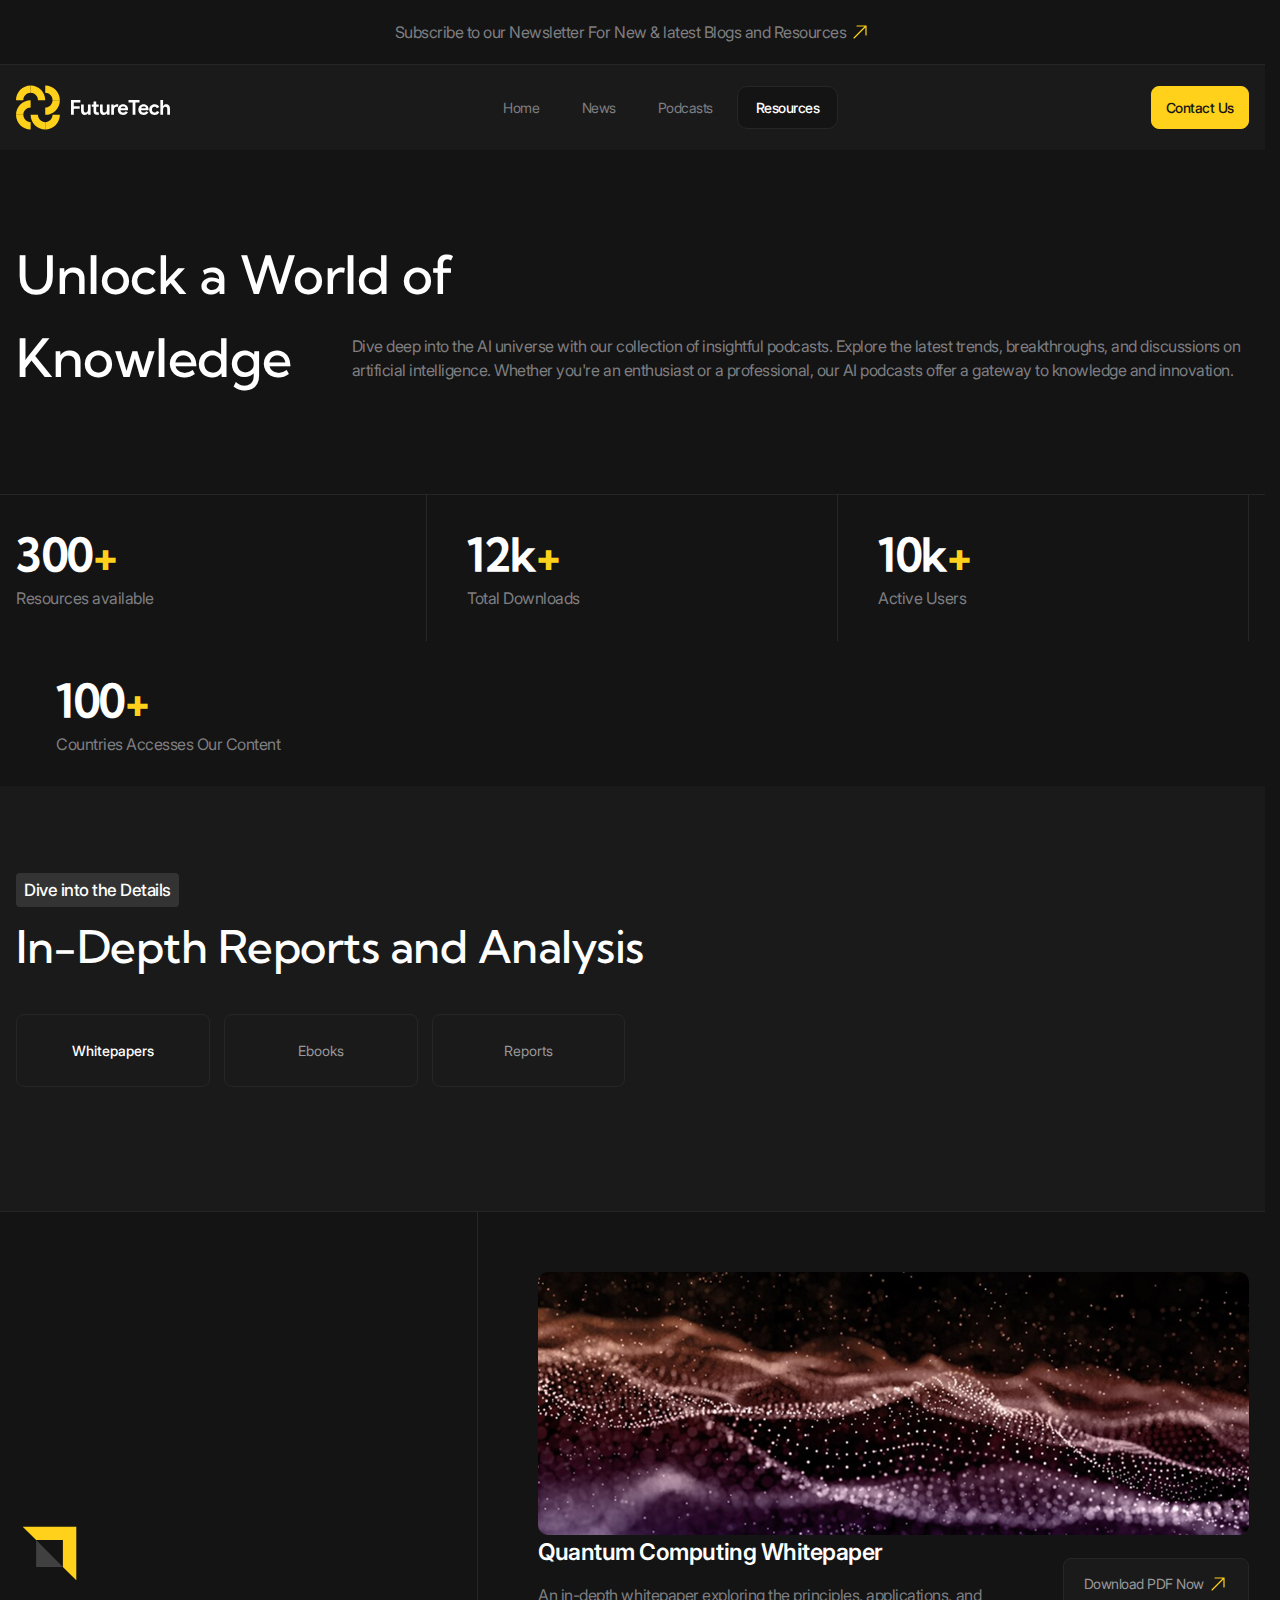
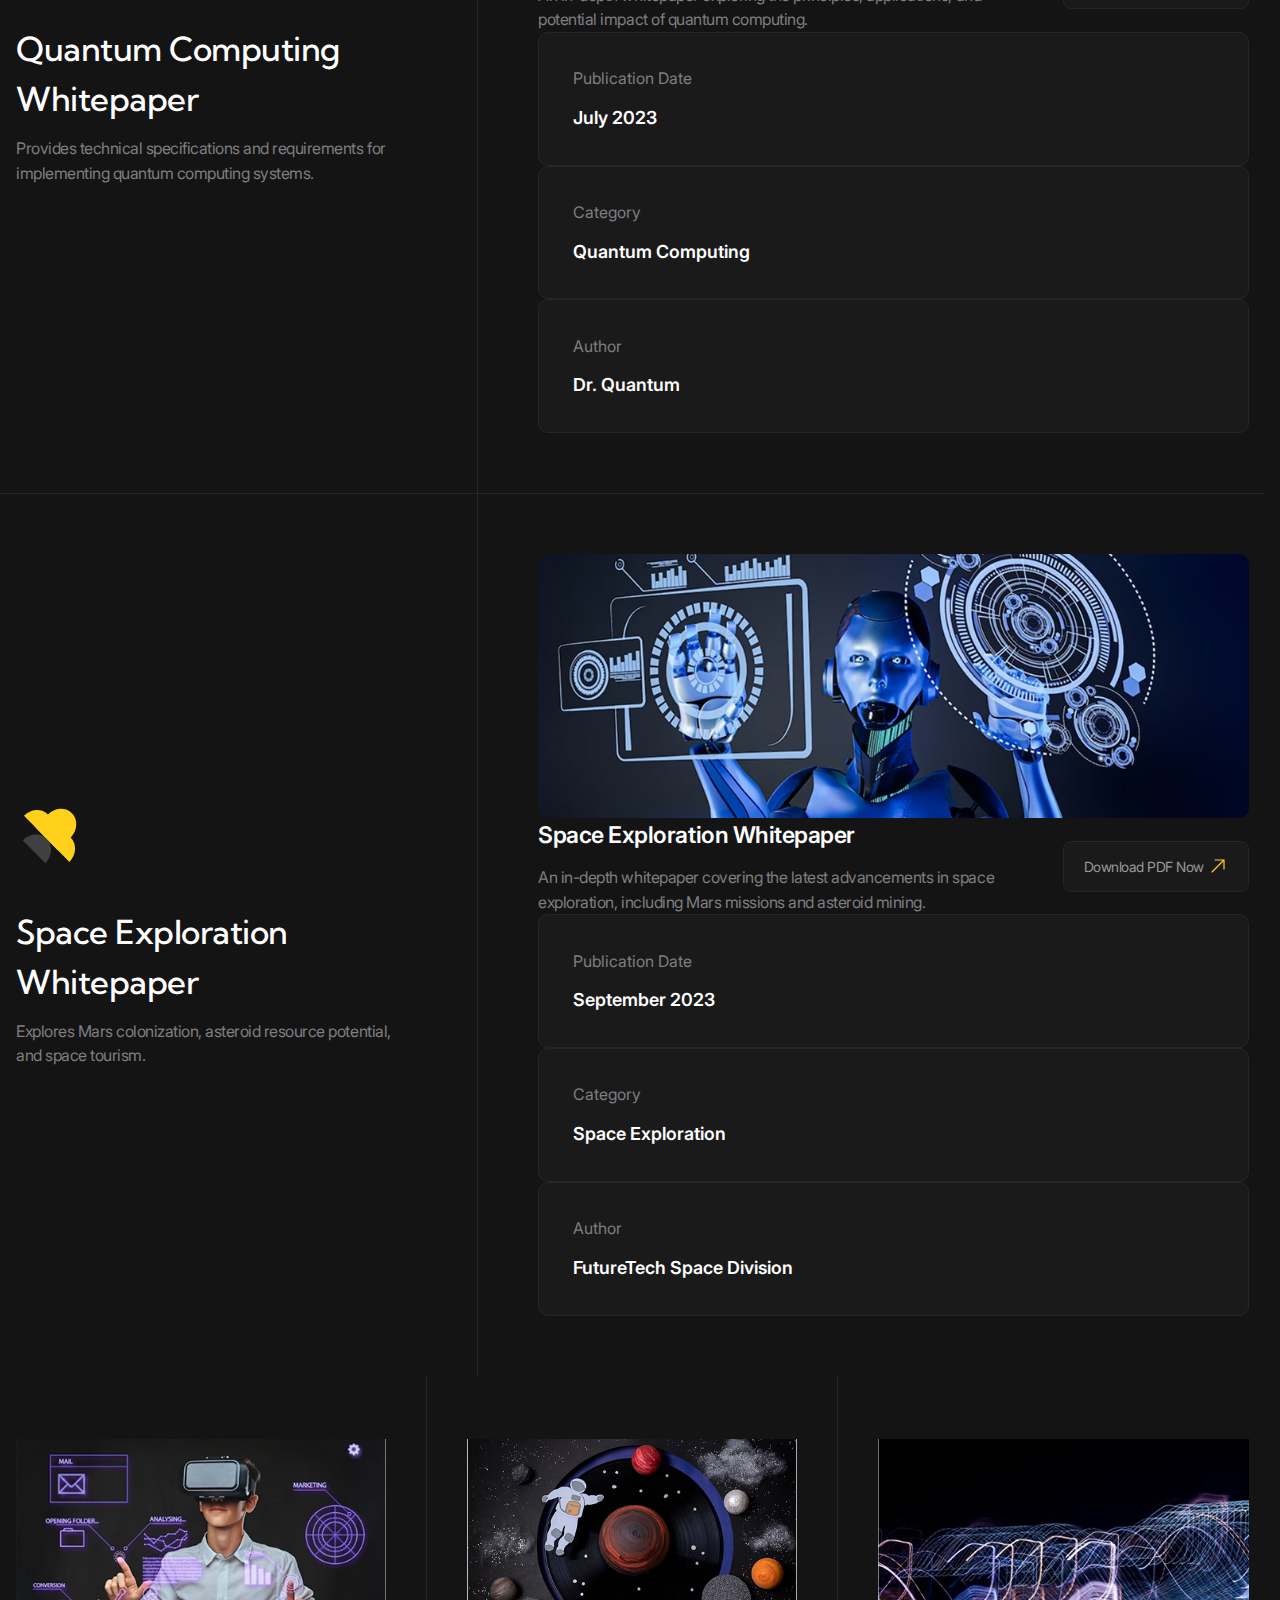
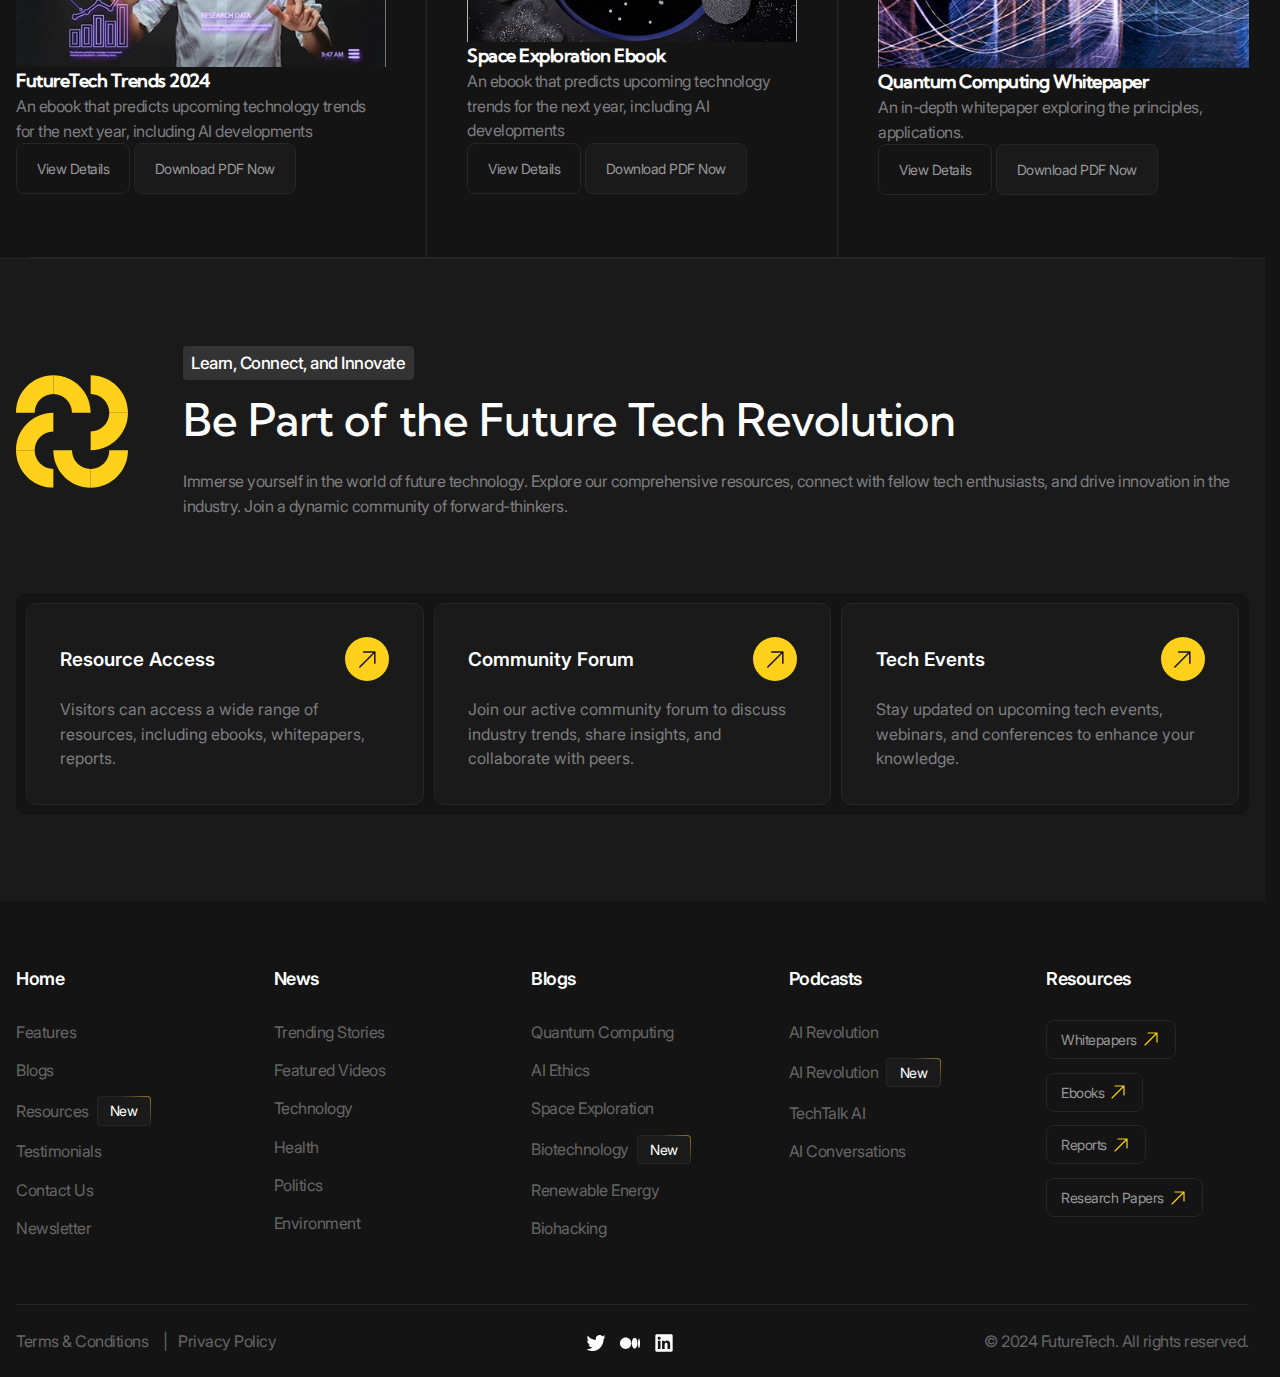
<file: resources.html>
<!DOCTYPE html>
<html lang="en">
<head>
  <meta charset="UTF-8">
  <meta name="viewport" content="width=device-width, initial-scale=1.0">
  <title>Future Tech | Resources</title>
  <link rel="stylesheet" href="./styles/main.css">
  <script src="./scripts/main.js" type="module"></script>
</head>
<body>
  <header class="header" data-js-header>
    <div class="header__promo">
      <div class="header__promo-inner container">
        <a href="/" class="header__promo-link">
          <span class="icon icon--yellow-arrow">
            <span class="hidden-mobile">Subscribe to our Newsletter For New & latest Blogs and Resources</span>
            <span class="visible-mobile">Subscribe to our Newsletter For Blogs and Resources</span>
          </span>
        </a>
      </div>
    </div>
    <div class="header__body">
      <div class="header__body-inner container">
        <a href="/" class="header__logo logo" title="Home" aria-label="Home">
          <img src="./images/logo.svg" alt="" class="logo__image" width="179" height="50">
        </a>
        <div class="header__overlay" data-js-header-overlay>
          <nav class="header__menu">
            <ul class="header__menu-list">
              <li class="header__menu-item">
                <a href="./index.html" class="header__menu-link">Home</a>
              </li>
              <li class="header__menu-item">
                <a href="./news.html" class="header__menu-link">News</a>
              </li>
              <li class="header__menu-item">
                <a href="./podcasts.html" class="header__menu-link">Podcasts</a>
              </li>
              <li class="header__menu-item">
                <a href="./resources.html" class="header__menu-link is-active">Resources</a>
              </li>
            </ul>
          </nav> 
          <a href="./contacts.html" class="header__contact-us-link button button--accent">Contact Us</a>
        </div>
        <button class="header__burger-button burger-button visible-mobile" type="button" aria-label="Open menu" title="Open menu" data-js-header-burger-button>
          <span class="burger-button__line"></span>
          <span class="burger-button__line"></span>
          <span class="burger-button__line"></span>
        </button>
      </div>
    </div>
  </header>

  <main>

    <section class="hero-alt" aria-labelledby="resources-title">
      <header class="hero-alt__header">
        <div class="hero-alt__header-inner container">
          <h1 class="hero-alt__title" id="resources-title">
            Unlock a World of <span class="hero-alt__title-hidden-part">Knowledge</span>
          </h1>
          <p class="hero-alt__subtitle h1 hidden-mobile" aria-hidden="true">Knowledge</p>
          <p class="hero-alt__description">Dive deep into the AI universe with our collection of insightful podcasts. Explore the latest trends, breakthroughs, and discussions on artificial intelligence. Whether you're an enthusiast or a professional, our AI podcasts offer a gateway to knowledge and innovation.</p>
        </div>
      </header>
      <div class="hero-alt__body">
        <div class="metrics metrics--4-cols container">
          <dl class="metrics__list">
            <div class="metrics__item">
              <dt class="metrics__key">Resources available</dt>
              <dd class="metrics__value h2">300<span class="metrics__sign">+</span></dd>
            </div>
            <div class="metrics__item">
              <dt class="metrics__key">Total Downloads</dt>
              <dd class="metrics__value h2">12k<span class="metrics__sign">+</span></dd>
            </div>
            <div class="metrics__item">
              <dt class="metrics__key">Active Users</dt>
              <dd class="metrics__value h2">10k<span class="metrics__sign">+</span></dd>
            </div>
            <div class="metrics__item">
              <dt class="metrics__key">Countries Accesses Our Content </dt>
              <dd class="metrics__value h2">100<span class="metrics__sign">+</span></dd>
            </div>
          </dl>
        </div>
      </div>
    </section>
    
    <section class="section tabs" aria-labelledby="reports-title" data-js-tabs>
      <header class="section__header">
        <div class="section__header-inner container">
          <div class="section__header-info">
            <p class="section__subtitle tag">Dive into the Details</p>
            <h2 class="section__title" id="reports-title">In-Depth Reports and Analysis</h2>
          </div>
          <div class="section__actions">
            <div class="tabs__buttons tabs__buttons--compact" role="tablist" aria-labelledby="reports-title">
              <button 
                class="tabs__button is-active" 
                type="button" 
                id="tab-1" 
                role="tab" 
                aria-controls="tabpanel-1" 
                data-js-tabs-button 
                aria-selected="true"
              >
                Whitepapers
              </button>
              <button 
                class="tabs__button" 
                type="button" 
                id="tab-2" 
                role="tab" 
                aria-controls="tabpanel-2" 
                data-js-tabs-button 
                aria-selected="false"
                tabindex="-1"
              >
                Ebooks
              </button>
              <button 
                class="tabs__button" 
                type="button" 
                id="tab-3" 
                role="tab" 
                aria-controls="tabpanel-3" 
                data-js-tabs-button 
                aria-selected="false"
                tabindex="-1"
              >
                Reports
              </button>
            </div>
          </div>
        </div>
      </header>
      <div class="section__body">
        <div class="tabs__body">
          <div 
            class="tabs__content is-active" 
            id="tabpanel-1" 
            aria-labelledby="tab-1" 
            tabindex="0"
            data-js-tabs-content
          >
            <ul class="list">
              <li class="list__item">
                <div class="card container">
                  <div class="card__preview">
                    <div class="card__preview-main">
                      <img src="./images/reports/icon-1.svg" alt="" class="card__preview-icon" width="80" height="80" loading="lazy">
                      <div class="card__preview-info">
                        <h3 class="card__preview-title">Quantum Computing Whitepaper</h3>
                        <div class="card__preview-description">
                          <p>Provides technical specifications and requirements for implementing quantum computing systems.</p>
                        </div>
                      </div>
                    </div>
                  </div>
                  <div class="card__body">
                    <div class="card__grid card__grid--3-cols-alt">
                      <div class="card__cell card__cell--wide">
                        <img src="./images/reports/details-1.jpg" alt="" class="card__cell-image" width="917" height="332">
                      </div>
                      <div class="card__cell card__cell--wide">
                        <h4 class="card__cell-title">Quantum Computing Whitepaper</h4>
                        <p class="card__cell-description">An in-depth whitepaper exploring the principles, applications, and potential impact of quantum computing.</p>
                        <a href="/" class="card__cell-link button button--dark-gray" download>
                          <span class="icon icon--yellow-arrow">Download PDF Now</span>
                        </a>
                      </div>
                      <div class="card__cell card__cell--resources tile">
                        <p class="card__cell-title">Publication Date</p>
                        <p class="card__cell-description h6"><time datetime="2023-07">July 2023</time></p>
                      </div>
                      <div class="card__cell card__cell--resources tile">
                        <p class="card__cell-title">Category</p>
                        <p class="card__cell-description h6">Quantum Computing</p>
                      </div>
                      <div class="card__cell card__cell--resources tile card__cell--wide-on-mobile-s">
                        <p class="card__cell-title">Author</p>
                        <p class="card__cell-description h6">Dr. Quantum</p>
                      </div>
                    </div>
                  </div>
                </div>
              </li>
              <li class="list__item">
                <div class="card container">
                  <div class="card__preview">
                    <div class="card__preview-main">
                      <img src="./images/reports/icon-2.svg" alt="" class="card__preview-icon" width="80" height="80" loading="lazy">
                      <div class="card__preview-info">
                        <h3 class="card__preview-title">Space Exploration Whitepaper</h3>
                        <div class="card__preview-description">
                          <p>Explores Mars colonization, asteroid resource potential, and space tourism.</p>
                        </div>
                      </div>
                    </div>
                  </div>
                  <div class="card__body">
                    <div class="card__grid card__grid--3-cols-alt">
                      <div class="card__cell card__cell--wide">
                        <img src="./images/reports/details-2.jpg" alt="" class="card__cell-image" width="917" height="332">
                      </div>
                      <div class="card__cell card__cell--wide">
                        <h4 class="card__cell-title">Space Exploration Whitepaper</h4>
                        <p class="card__cell-description">An in-depth whitepaper covering the latest advancements in space exploration, including Mars missions and asteroid mining.</p>
                        <a href="/" class="card__cell-link button button--dark-gray" download>
                          <span class="icon icon--yellow-arrow">Download PDF Now</span>
                        </a>
                      </div>
                      <div class="card__cell card__cell--resources tile">
                        <p class="card__cell-title">Publication Date</p>
                        <p class="card__cell-description h6"><time datetime="2023-09">September 2023</time></p>
                      </div>
                      <div class="card__cell card__cell--resources tile">
                        <p class="card__cell-title">Category</p>
                        <p class="card__cell-description h6">Space Exploration</p>
                      </div>
                      <div class="card__cell card__cell--resources tile card__cell--wide-on-mobile-s">
                        <p class="card__cell-title">Author</p>
                        <p class="card__cell-description h6">FutureTech Space Division</p>
                      </div>
                    </div>
                  </div>
                </div>
              </li>
            </ul>
            <ul class="bordered-grid bordered-grid--3-cols container">
              <li class="bordered-grid__item">
                <div class="report-card">
                  <img class="report-card__image" src="./images/reports/card-1.jpg" alt="" width="470" height="290" loading="lazy">
                  <div class="report-card__body">
                    <h3 class="report-card__title h6">FutureTech Trends 2024</h3>
                    <div class="report-card__description">
                      <p>An ebook that predicts upcoming technology trends for the next year, including AI developments</p>
                    </div>
                  </div>
                  <div class="report-card__actions">
                    <a href="" class="report-card__details-link button">View Details</a>
                    <a href="" class="report-card__details-link button button--dark-gray" download>Download PDF Now</a>
                  </div>
                </div>
              </li>
              <li class="bordered-grid__item">
                <div class="report-card">
                  <img class="report-card__image" src="./images/reports/card-2.jpg" alt="" width="470" height="290" loading="lazy">
                  <div class="report-card__body">
                    <h3 class="report-card__title h6">Space Exploration Ebook</h3>
                    <div class="report-card__description">
                      <p>An ebook that predicts upcoming technology trends for the next year, including AI developments</p>
                    </div>
                  </div>
                  <div class="report-card__actions">
                    <a href="" class="report-card__details-link button">View Details</a>
                    <a href="" class="report-card__details-link button button--dark-gray" download>Download PDF Now</a>
                  </div>
                </div>
              </li>
              <li class="bordered-grid__item">
                <div class="report-card">
                  <img class="report-card__image" src="./images/reports/card-3.jpg" alt="" width="470" height="290" loading="lazy">
                  <div class="report-card__body">
                    <h3 class="report-card__title h6">Quantum Computing Whitepaper</h3>
                    <div class="report-card__description">
                      <p>An in-depth whitepaper exploring the principles, applications.</p>
                    </div>
                  </div>
                  <div class="report-card__actions">
                    <a href="" class="report-card__details-link button">View Details</a>
                    <a href="" class="report-card__details-link button button--dark-gray" download>Download PDF Now</a>
                  </div>
                </div>
              </li>
            </ul>
          </div>
          <div 
            class="tabs__content" 
            id="tabpanel-2" 
            aria-labelledby="tab-2" 
            tabindex="0"
            data-js-tabs-content
          >
            Lorem ipsum dolor sit amet consectetur adipisicing elit. Impedit, praesentium.
          </div>
          <div 
            class="tabs__content" 
            id="tabpanel-3" 
            aria-labelledby="tab-3" 
            tabindex="0"
            data-js-tabs-content
          >
            Lorem ipsum dolor sit amet consectetur adipisicing elit. Impedit, praesentium.
          </div>
        </div>
      </div>
    </section>

        <section class="about" aria-labelledby="about-title">
      <div class="about__inner container">
        <header class="about__header">
          <img class="about__icon" src="./images/about/icon.svg" alt="" width="150" height="150" loading="lazy">
          <div class="about__info">
            <p class="about__subtitle tag">Learn, Connect, and Innovate</p>
            <h2 class="about__title" id="about-title">Be Part of the Future Tech Revolution</h2>
          </div>
          <div class="about__description">
            <p>Immerse yourself in the world of future technology. Explore our comprehensive resources, connect with fellow tech enthusiasts, and drive innovation in the industry. Join a dynamic community of forward-thinkers.</p>
          </div>
        </header>
        <ul class="about__list">
          <li class="about__item">
            <a href="/resources.html" class="about-card tile">
              <h3 class="about-card__title circle-icon">Resource Access</h3>
              <div class="about-card__description">Visitors can access a wide range of resources, including ebooks, whitepapers, reports.</div>
            </a>
          </li>
          <li class="about__item">
            <a href="/podcasts.html" class="about-card tile">
              <h3 class="about-card__title circle-icon">Community Forum</h3>
              <div class="about-card__description">Join our active community forum to discuss industry trends, share insights, and collaborate with peers.</div>
            </a>
          </li>
          <li class="about__item">
            <a href="/blog.html" class="about-card tile">
              <h3 class="about-card__title circle-icon">Tech Events</h3>
              <div class="about-card__description">Stay updated on upcoming tech events, webinars, and conferences to enhance your knowledge.</div>
            </a>
          </li>
        </ul>
      </div>
    </section>
    
  </main>

  <footer class="footer">
    <div class="footer__inner container">
      <div class="footer__body">
        <nav class="footer__menu">
          <div class="footer__menu-column">
            <a href="/" class="footer__menu-main-link h6">Home</a>
            <ul class="footer__menu-list">
              <li class="footer__menu-item">
                <a href="/" class="footer__menu-link">Features</a>
              </li>
              <li class="footer__menu-item">
                <a href="/" class="footer__menu-link">Blogs</a>
              </li>
              <li class="footer__menu-item">
                <a href="/" class="footer__menu-link">Resources</a>
                <span class="badge">New</span>
              </li>
              <li class="footer__menu-item">
                <a href="/" class="footer__menu-link">Testimonials</a>
              </li>
              <li class="footer__menu-item">
                <a href="/" class="footer__menu-link">Contact Us</a>
              </li>
              <li class="footer__menu-item">
                <a href="/" class="footer__menu-link">Newsletter</a>
              </li>
            </ul>
          </div>
          <div class="footer__menu-column">
            <a href="/" class="footer__menu-main-link h6">News</a>
            <ul class="footer__menu-list">
              <li class="footer__menu-item">
                <a href="/" class="footer__menu-link">Trending Stories</a>
              </li>
              <li class="footer__menu-item">
                <a href="/" class="footer__menu-link">Featured Videos</a>
              </li>
              <li class="footer__menu-item">
                <a href="/" class="footer__menu-link">Technology</a>
              </li>
              <li class="footer__menu-item">
                <a href="/" class="footer__menu-link">Health</a>
              </li>
              <li class="footer__menu-item">
                <a href="/" class="footer__menu-link">Politics</a>
              </li>
              <li class="footer__menu-item">
                <a href="/" class="footer__menu-link">Environment</a>
              </li>
            </ul>
          </div>
          <div class="footer__menu-column">
            <a href="/" class="footer__menu-main-link h6">Blogs</a>
            <ul class="footer__menu-list">
              <li class="footer__menu-item">
                <a href="/" class="footer__menu-link">Quantum Computing</a>
              </li>
              <li class="footer__menu-item">
                <a href="/" class="footer__menu-link">AI Ethics</a>
              </li>
              <li class="footer__menu-item">
                <a href="/" class="footer__menu-link">Space Exploration</a>
              </li>
              <li class="footer__menu-item">
                <a href="/" class="footer__menu-link">Biotechnology</a>
                <span class="badge">New</span>
              </li>
              <li class="footer__menu-item">
                <a href="/" class="footer__menu-link">Renewable Energy</a>
              </li>
              <li class="footer__menu-item">
                <a href="/" class="footer__menu-link">Biohacking</a>
              </li>
            </ul>
          </div>
          <div class="footer__menu-column">
            <a href="/" class="footer__menu-main-link h6">Podcasts</a>
            <ul class="footer__menu-list">
              <li class="footer__menu-item">
                <a href="/" class="footer__menu-link">AI Revolution</a>
              </li>
              <li class="footer__menu-item">
                <a href="/" class="footer__menu-link">AI Revolution</a>
                <span class="badge">New</span>
              </li>
              <li class="footer__menu-item">
                <a href="/" class="footer__menu-link">TechTalk AI</a>
              </li>
              <li class="footer__menu-item">
                <a href="/" class="footer__menu-link">AI Conversations</a>
              </li>
              </li>
            </ul>
          </div>
          <div class="footer__menu-column">
            <a href="/" class="footer__menu-main-link h6">Resources</a>
            <ul class="footer__menu-list">
              <li class="footer__menu-item">
                <a href="/" class="footer__menu-link button">
                  <span class="icon icon--yellow-arrow">Whitepapers</span>
                </a>
              </li>
              <li class="footer__menu-item">
                <a href="/" class="footer__menu-link button">
                  <span class="icon icon--yellow-arrow">Ebooks</span>
                </a> 
              </li>
              <li class="footer__menu-item">
                <a href="/" class="footer__menu-link button">
                  <span class="icon icon--yellow-arrow">Reports</span>
                </a>
              </li>
              <li class="footer__menu-item">
                <a href="/" class="footer__menu-link button">
                  <span class="icon icon--yellow-arrow">Research Papers</span>
                </a>
              </li>
              </li>
            </ul>
          </div>
        </nav>
      </div>
      <div class="footer__extra">
        <div class="footer__extra-menu">
          <ul class="footer__extra-menu-list">
            <li class="footer__extra-menu-item">
              <a href="/" class="footer__extra-menu-link">Terms & Conditions</a>
            </li>
            <li class="footer__extra-menu-item">
              <a href="/" class="footer__extra-menu-link">Privacy Policy</a>
            </li>
          </ul>
        </div>
        <div class="footer__soc1als soc1als">
          <ul class="soc1als__list">
            <li class="soc1als__item">
              <a href="/" class="soc1als__link" target="_blank" title="Twitter" aria-label="Twitter">
                <svg width="24" height="24" viewBox="0 0 24 24" fill="none" xmlns="http://www.w3.org/2000/svg">
                  <path d="M21.0571 7.18114C21.0664 7.39235 21.0664 7.59395 21.0664 7.80515C21.0756 14.2084 16.3712 21.6004 7.76793 21.6004C5.23048 21.6004 2.73933 20.842 0.600098 19.4212C0.970528 19.4692 1.34096 19.4884 1.71139 19.4884C3.81358 19.4884 5.86021 18.7588 7.51789 17.4052C5.51756 17.3668 3.75802 16.0132 3.14681 14.0356C3.85063 14.1796 4.57296 14.1508 5.25826 13.9492C3.08198 13.5076 1.51691 11.5204 1.50765 9.20675C1.50765 9.18755 1.50765 9.16835 1.50765 9.14915C2.15591 9.52355 2.88751 9.73475 3.62837 9.75395C1.58174 8.33315 0.942746 5.50114 2.18369 3.28353C4.5637 6.31714 8.06427 8.15075 11.8241 8.35235C11.4445 6.67234 11.9631 4.90594 13.1762 3.71553C15.0561 1.88193 18.0196 1.97793 19.7977 3.92673C20.8441 3.71553 21.8535 3.31233 22.7704 2.74593C22.4185 3.86913 21.6869 4.81954 20.7145 5.42434C21.6406 5.30914 22.5481 5.04994 23.4001 4.66594C22.7704 5.64514 21.9739 6.48994 21.0571 7.18114Z" fill="white"/>
                </svg>                  
              </a>
            </li>
            <li class="soc1als__item">
              <a href="/" class="soc1als__link" target="_blank" title="Medium" aria-label="Medium">
                <svg width="24" height="24" viewBox="0 0 24 24" fill="none" xmlns="http://www.w3.org/2000/svg">
                  <path d="M13.5374 12.2281C13.5374 15.9988 10.5069 19.0556 6.76883 19.0556C3.03073 19.0556 0 15.9981 0 12.2281C0 8.45806 3.0305 5.40039 6.76883 5.40039C10.5072 5.40039 13.5374 8.45737 13.5374 12.2281Z" fill="white"/>
                  <path d="M20.9627 12.2285C20.9627 15.7778 19.4474 18.6563 17.5783 18.6563C15.7091 18.6563 14.1938 15.7778 14.1938 12.2285C14.1938 8.67922 15.7089 5.80078 17.578 5.80078C19.4472 5.80078 20.9625 8.67829 20.9625 12.2285" fill="white"/>
                  <path d="M24 12.228C24 15.4073 23.4672 17.9862 22.8097 17.9862C22.1522 17.9862 21.6196 15.408 21.6196 12.228C21.6196 9.04797 22.1525 6.46973 22.8097 6.46973C23.467 6.46973 24 9.04774 24 12.228Z" fill="white"/>
                </svg>                                  
              </a>
            </li>
            <li class="soc1als__item">
              <a href="/" class="soc1als__link" target="_blank" title="LinkedIn" aria-label="LinkedIn">
                <svg width="24" height="24" viewBox="0 0 24 24" fill="none" xmlns="http://www.w3.org/2000/svg">
                  <path d="M20.8647 1.59961H3.13554C2.72832 1.59961 2.33777 1.76138 2.04982 2.04933C1.76187 2.33728 1.6001 2.72783 1.6001 3.13505V20.8642C1.6001 21.2714 1.76187 21.6619 2.04982 21.9499C2.33777 22.2378 2.72832 22.3996 3.13554 22.3996H20.8647C21.2719 22.3996 21.6624 22.2378 21.9504 21.9499C22.2383 21.6619 22.4001 21.2714 22.4001 20.8642V3.13505C22.4001 2.72783 22.2383 2.33728 21.9504 2.04933C21.6624 1.76138 21.2719 1.59961 20.8647 1.59961ZM7.79965 19.3186H4.67243V9.38516H7.79965V19.3186ZM6.23388 8.00861C5.87915 8.00661 5.53296 7.89958 5.239 7.70102C4.94504 7.50246 4.71649 7.22127 4.58219 6.89294C4.44789 6.56461 4.41386 6.20386 4.48439 5.8562C4.55492 5.50855 4.72686 5.18958 4.9785 4.93955C5.23014 4.68952 5.5502 4.51964 5.8983 4.45134C6.2464 4.38304 6.60693 4.41939 6.93439 4.5558C7.26185 4.6922 7.54156 4.92255 7.73823 5.21778C7.9349 5.51301 8.03971 5.85988 8.03943 6.21461C8.04278 6.45211 7.99827 6.68784 7.90857 6.90777C7.81887 7.1277 7.68582 7.32732 7.51733 7.49473C7.34884 7.66215 7.14837 7.79392 6.92787 7.88221C6.70736 7.97049 6.47134 8.01348 6.23388 8.00861ZM19.3263 19.3273H16.2005V13.9005C16.2005 12.3001 15.5202 11.8061 14.642 11.8061C13.7147 11.8061 12.8047 12.5052 12.8047 13.9409V19.3273H9.67743V9.39239H12.6848V10.7689H12.7252C13.0271 10.1579 14.0844 9.11361 15.6979 9.11361C17.4428 9.11361 19.3278 10.1493 19.3278 13.1826L19.3263 19.3273Z" fill="white"/>
                </svg>                
              </a>
            </li>
          </ul>
        </div>
        <p class="footer__copyright">
          © <time datetime="2024">2024</time> FutureTech. All rights reserved.
        </p>
      </div>
    </div>
  </footer>
</body>
</html>
</file>
<file: styles/main.css>
@charset "UTF-8";
/**
 Нормализация блочной модели
*/
*,
::before,
::after {
  box-sizing: border-box;
}

/**
  Убираем внутренние отступы слева тегам списков,
  у которых есть атрибут class
 */
:where(ul, ol):where([class]) {
  padding-left: 0;
}

/**
  Убираем внешние отступы body и двум другим тегам,
  у которых есть атрибут class
 */
body,
:where(blockquote, figure):where([class]) {
  margin: 0;
}

/**
  Убираем внешние отступы вертикали нужным тегам,
  у которых есть атрибут class
 */
:where(h1,
h2,
h3,
h4,
h5,
h6,
p,
ul,
ol,
dl):where([class]) {
  margin-block: 0;
}

:where(dd[class]) {
  margin-left: 0;
}

:where(fieldset[class]) {
  margin-left: 0;
  padding: 0;
  border: none;
}

/**
  Убираем стандартный маркер маркированному списку,
  у которого есть атрибут class
 */
:where(ul[class]) {
  list-style: none;
}

:where(address[class]) {
  font-style: normal;
}

/**
  Обнуляем вертикальные внешние отступы параграфа,
  объявляем локальную переменную для внешнего отступа вниз,
  чтобы избежать взаимодействие с более сложным селектором
 */
p {
  --paragraphMarginBottom: 24px;
  margin-block: 0;
}

/**
  Внешний отступ вниз для параграфа без атрибута class,
  который расположен не последним среди своих соседних элементов
 */
p:where(:not([class]):not(:last-child)) {
  margin-bottom: var(--paragraphMarginBottom);
}

/**
  Упрощаем работу с изображениями и видео
 */
img,
video {
  display: block;
  max-width: 100%;
  height: auto;
}

/**
  Наследуем свойства шрифт для полей ввода
 */
input,
textarea,
select,
button {
  font: inherit;
}

html {
  /**
    Пригодится в большинстве ситуаций
    (когда, например, нужно будет "прижать" футер к низу сайта)
   */
  height: 100%;
  /**
    Убираем скачок интерфейса по горизонтали
    при появлении / исчезновении скроллбара
   */
  scrollbar-gutter: stable;
}

/**
  Плавный скролл
 */
html,
:has(:target) {
  scroll-behavior: smooth;
}

body {
  /**
    Пригодится в большинстве ситуаций
    (когда, например, нужно будет "прижать" футер к низу сайта)
   */
  min-height: 100%;
  /**
    Унифицированный интерлиньяж
   */
  line-height: 1.5;
}

/**
  Нормализация высоты элемента ссылки при его инспектировании в DevTools
 */
a:where([class]) {
  display: inline-flex;
}

/**
  Курсор-рука при наведении на элемент
 */
button,
label {
  cursor: pointer;
}

/**
  Приводим к единому цвету svg-элементы
  (за исключением тех, у которых уже указан
  атрибут fill со значением 'none' или начинается с 'url')
 */
:where([fill]:not([fill=none],
[fill^=url])) {
  fill: currentColor;
}

/**
  Приводим к единому цвету svg-элементы
  (за исключением тех, у которых уже указан
  атрибут stroke со значением 'none')
 */
:where([stroke]:not([stroke=none],
[stroke^=url])) {
  stroke: currentColor;
}

/**
  Чиним баг задержки смены цвета при взаимодействии с svg-элементами
 */
svg * {
  transition-property: fill, stroke;
}

/**
  Приведение рамок таблиц в классический 'collapse' вид
 */
:where(table) {
  border-collapse: collapse;
  border-color: currentColor;
}

/**
  Удаляем все анимации и переходы для людей,
  которые предпочитают их не использовать
 */
@media (prefers-reduced-motion: reduce) {
  *,
  ::before,
  ::after {
    animation-duration: 0.01ms !important;
    animation-iteration-count: 1 !important;
    transition-duration: 0.01ms !important;
    scroll-behavior: auto !important;
  }
}
@font-face {
  font-family: "Kumbh Sans";
  src: url("../fonts/KumbhSans-Regular.woff2") format("woff2");
  font-weight: 400;
  font-style: normal;
  font-display: swap;
}
@font-face {
  font-family: "Kumbh Sans";
  src: url("../fonts/KumbhSans-Medium.woff2") format("woff2");
  font-weight: 500;
  font-style: normal;
  font-display: swap;
}
@font-face {
  font-family: "Inter";
  src: url("../fonts/Inter-Regular.woff2") format("woff2");
  font-weight: 400;
  font-style: normal;
  font-display: swap;
}
@font-face {
  font-family: "Inter";
  src: url("../fonts/Inter-Medium.woff2") format("woff2");
  font-weight: 500;
  font-style: normal;
  font-display: swap;
}
@font-face {
  font-family: "Inter";
  src: url("../fonts/Inter-SemiBold.woff2") format("woff2");
  font-weight: 600;
  font-style: normal;
  font-display: swap;
}
@font-face {
  font-family: "Inter";
  src: url("../fonts/Inter-Bold.woff2") format("woff2");
  font-weight: 700;
  font-style: normal;
  font-display: swap;
}
:root {
  --color-white: #ffffff;
  --color-dark: #141414;
  --color-dark-10: #1a1a1a;
  --color-dark-15: #262626;
  --color-dark-20: #333333;
  --color-dark-40: #666666;
  --color-gray-50: #7e7e81;
  --color-gray-60: #98989a;
  --color-accent: #ffd11a;
  --color-red: #ff5500;
  --gradient: linear-gradient(
    45deg,
    var(--color-dark-15) 64%,
    var(--color-accent) 136%
  ) border-box;
  --border: 0.0625rem solid var(--color-dark-15);
  --font-family-base: "Inter", sans-serif;
  --font-family-accent: "Kumbh Sans", sans-serif;
  --container-width: 100rem;
  --container-paddding-x: 1rem;
  --transition-duration: 0.2s;
}
@media (width <= 90.06125rem) {
  :root {
    --container-width: 80rem;
  }
}

.container {
  max-width: calc(var(--container-width) + var(--container-paddding-x) * 2);
  margin-inline: auto;
  padding-inline: var(--container-paddding-x);
}

.visually-hidden {
  position: absolute !important;
  width: 1px !important;
  height: 1px !important;
  margin: -1px !important;
  border: 0 !important;
  padding: 0 !important;
  white-space: nowrap !important;
  clip-path: inset(100%) !important;
  clip: rect(0 0 0 0) !important;
  overflow: hidden !important;
}

@media (width <= 47.99875rem) {
  .hidden-mobile {
    display: none !important;
  }
}

@media (width > 47.99875rem) {
  .visible-mobile {
    display: none !important;
  }
}

.full-vw-line {
  position: relative;
}
.full-vw-line:before, .full-vw-line:after {
  position: absolute;
  width: calc((100vw - var(--container-width)) / 2);
  height: 0.0625rem;
  background-color: var(--color-dark-15);
}
.full-vw-line--top:before {
  content: "";
  bottom: 100%;
}
.full-vw-line--bottom:after {
  content: "";
  top: 100%;
}
.full-vw-line--right:before, .full-vw-line--right:after {
  left: 100%;
}
.full-vw-line--left:before, .full-vw-line--left:after {
  right: 100%;
}

.circle-icon {
  --circleSize: 3.25rem;
  --circleMarginLeft: 1.25rem;
  position: relative;
  min-height: var(--circleSize);
  padding-right: calc(var(--circleSize) + var(--circleMarginLeft));
}
@media (width <= 90.06125rem) {
  .circle-icon {
    --circleSize: 2.75rem;
    --circleMarginLeft: 0.875rem;
    row-gap: 0.125rem;
  }
}
@media (width <= 47.99875rem) {
  .circle-icon {
    --circleSize: 2.5rem;
  }
}
.circle-icon:after {
  width: var(--circleSize);
  height: var(--circleSize);
  position: absolute;
  top: 50%;
  translate: 0 -50%;
  content: "";
  right: 0;
  background: url("../../icons/arrow-top-rigth_black.svg") center no-repeat var(--color-accent);
  border-radius: 50%;
}

html.is-lock {
  overflow: hidden;
}

body {
  font-size: clamp(0.875rem, 0.8112745098rem + 0.2614379085vw, 1.125rem);
  display: flex;
  flex-direction: column;
  font-family: var(--font-family-base);
  letter-spacing: -0.03em;
  color: var(--color-gray-50);
  background-color: var(--color-dark);
}

main {
  flex-grow: 1;
}

h1, .h1,
h2, .h2,
h3, .h3,
h4, .h4,
h5, .h5,
h6, .h6 {
  color: var(--color-white);
}

h1, .h1,
h2, .h2,
h3, .h3 {
  font-family: var(--font-family-accent);
  font-weight: 500;
}

h4, .h4,
h5, .h5,
h6, .h6 {
  font-weight: 600;
}

h1, .h1 {
  font-size: clamp(1.875rem, 1.237745098rem + 2.614379085vw, 4.375rem);
  line-height: 1.2;
}

h2, .h2 {
  font-size: clamp(1.75rem, 1.2720588235rem + 1.9607843137vw, 3.625rem);
  line-height: 1.3;
}

h3, .h3 {
  font-size: clamp(1.5rem, 1.2450980392rem + 1.045751634vw, 2.5rem);
}

h4, .h4 {
  font-size: clamp(1.125rem, 0.9975490196rem + 0.522875817vw, 1.625rem);
}

h5, .h5 {
  font-size: clamp(1.125rem, 1.0294117647rem + 0.3921568627vw, 1.5rem);
}

h6, .h6 {
  font-size: clamp(1rem, 0.9362745098rem + 0.2614379085vw, 1.25rem);
}

a,
button,
input,
label,
textarea,
select,
svg * {
  transition-duration: var(--transition-duration);
}

a {
  color: inherit;
}
@media (any-hover: hover) {
  a:hover {
    color: var(--color-accent);
  }
}
@media (any-hover: none) {
  a:active {
    color: var(--color-accent);
  }
}
a[class] {
  text-decoration: none;
}

:focus-visible {
  outline: 0.125rem dashed var(--color-white);
  outline-offset: 0.25rem;
  transition-duration: 0s !important;
}

a[aria-label],
button[aria-label] {
  position: relative;
}
a[aria-label]:before,
button[aria-label]:before {
  content: "";
  position: absolute;
  top: 50%;
  left: 50%;
  translate: -50% -50%;
  width: 2.75rem;
  height: 2.75rem;
}

.icon {
  display: inline-flex;
  align-items: center;
  column-gap: 0.625rem;
}
@media (width <= 90.06125rem) {
  .icon {
    column-gap: 0.25rem;
  }
}
.icon:after {
  --size: 1.5rem;
  width: var(--size);
  height: var(--size);
  content: "";
  flex-shrink: 0;
  background-position: center;
  background-size: contain;
  background-repeat: no-repeat;
}
@media (width <= 90.06125rem) {
  .icon:after {
    --size: 1.25rem;
  }
}
.icon--yellow-arrow:after {
  background-image: url("../icons/arrow-top-rigth_yellow.svg");
}
.icon--yellow-eye:after {
  background-image: url("../icons/eye_yellow.svg");
}

.logo {
  max-width: clamp(7.875rem, 7.0306372549rem + 3.4640522876vw, 11.1875rem);
}

.button {
  display: inline-flex;
  justify-content: center;
  padding: 1.125rem 1.5rem;
  font-size: 1.125rem;
  color: var(--color-gray-60);
  white-space: nowrap;
  background-color: var(--color-dark);
  border: var(--border);
  border-radius: 0.75rem;
}
@media (width <= 90.06125rem) {
  .button {
    padding: 0.875rem 1.25rem;
    font-size: 0.875rem;
    border-radius: 0.5rem;
  }
}
@media (any-hover: hover) {
  .button:hover {
    color: var(--color-accent);
    background-color: var(--color-dark-10);
    border-color: var(--color-accent);
  }
}
@media (any-hover: none) {
  .button:active {
    color: var(--color-accent);
    background-color: var(--color-dark-10);
    border-color: var(--color-accent);
  }
}
.button--accent {
  padding: 0.875rem 1.25rem;
  font-weight: 500;
  background-color: var(--color-accent);
  border-color: var(--color-accent);
  color: var(--color-dark);
  border-radius: 0.5rem;
}
@media (width <= 90.06125rem) {
  .button--accent {
    padding: 0.625rem 0.875rem;
  }
}
.button--dark-gray {
  background-color: var(--color-dark-10);
}

.burger-button {
  width: 2.125rem;
  height: 2.125rem;
  display: inline-flex;
  flex-direction: column;
  justify-content: space-between;
  padding: 0.5rem 0.25rem;
  color: var(--color-white);
  background-color: transparent;
  border: none;
}
@media (any-hover: hover) {
  .burger-button:hover {
    color: var(--color-accent);
  }
}
@media (any-hover: none) {
  .burger-button:active {
    color: var(--color-accent);
  }
}
.burger-button.is-active .burger-button__line:first-child {
  rotate: 45deg;
  transform-origin: 0;
  translate: 0.15em -0.07em;
}
.burger-button.is-active .burger-button__line:nth-child(2) {
  rotate: -45deg;
}
.burger-button.is-active .burger-button__line:last-child {
  width: 0;
}
.burger-button__line {
  width: 100%;
  height: 0.125rem;
  border-radius: 1rem;
  background-color: currentColor;
  transition-duration: var(--transition-duration);
}
.burger-button__line:last-child {
  align-self: end;
  width: 55%;
}

.header {
  position: sticky;
  top: 0;
  z-index: 100;
  animation-name: scrolling-header;
  animation-fill-mode: both;
  animation-timeline: scroll();
  animation-range: 6.25rem 12.5rem;
}
@keyframes scrolling-header {
  to {
    box-shadow: 0 0 1rem 0 var(--color-dark-40);
  }
}
.header__promo {
  padding-block: 1.25rem;
  text-align: center;
  background-color: var(--color-dark);
  border-bottom: var(--border);
}
@media (width <= 47.99875rem) {
  .header__promo {
    padding-block: 0.875rem;
    font-size: 1.125rem;
  }
}
@media (width <= 30.06125rem) {
  .header__promo {
    font-size: 0.75rem;
  }
}
.header__body {
  padding-block: 1.5rem;
  background-color: var(--color-dark-10);
}
@media (width <= 90.06125rem) {
  .header__body {
    padding-block: 1.25rem;
  }
}
.header__body-inner {
  display: flex;
  justify-content: space-between;
  align-items: center;
  column-gap: 1rem;
}
@media (width > 47.99875rem) {
  .header__overlay {
    display: contents;
  }
}
@media (width <= 47.99875rem) {
  .header__overlay {
    position: fixed;
    inset: 0;
    display: flex;
    flex-direction: column;
    row-gap: 3rem;
    justify-content: center;
    padding: 1rem;
    background-color: var(--color-dark-10);
    transition-duration: var(--transition-duration);
  }
  .header__overlay:not(.is-active) {
    opacity: 0;
    visibility: hidden;
    translate: 100%;
  }
}
@media (width <= 47.99875rem) {
  .header__menu {
    overflow-y: auto;
  }
}
@media (width <= 90.06125rem) {
  .header__menu-item {
    font-size: 0.875rem;
  }
}
.header__menu-list {
  display: flex;
  align-items: center;
  column-gap: 1rem;
}
@media (width <= 47.99875rem) {
  .header__menu-list {
    flex-direction: column;
    row-gap: 1rem;
  }
}
@media (width <= 90.06125rem) {
  .header__menu-list {
    column-gap: 0.375rem;
  }
}
.header__menu-link {
  padding: 0.875rem 1.5rem;
  color: var(--color-gray-50);
}
@media (width <= 90.06125rem) {
  .header__menu-link {
    padding: 0.625rem 1.125rem;
  }
}
.header__menu-link.is-active {
  color: var(--color-white);
  font-weight: 500;
  background-color: var(--color-dark);
  border: var(--border);
  border-radius: 0.625rem;
  pointer-events: none;
}
@media (width <= 47.99875rem) {
  .header__contact-us-link {
    width: 100%;
    max-width: 18.75rem;
    align-self: center;
  }
}

.badge {
  display: inline-flex;
  padding: clamp(0.125rem, 0.0931372549rem + 0.1307189542vw, 0.25rem) clamp(0.625rem, 0.5612745098rem + 0.2614379085vw, 0.875rem);
  border-radius: 0.375rem;
  font-size: 1rem;
  color: var(--color-white);
  border: 0.0625rem solid transparent;
  background: linear-gradient(var(--color-dark-10), var(--color-dark-10)) padding-box, var(--gradient);
}
@media (width <= 90.06125rem) {
  .badge {
    border-radius: 0.25rem;
    font-size: 0.875rem;
  }
}

.soc1als__list {
  display: flex;
  column-gap: 1.25rem;
}
@media (width <= 90.06125rem) {
  .soc1als__list {
    column-gap: 0.875rem;
  }
}
.soc1als__item {
  display: flex;
}
.soc1als__link {
  --size: 1.5rem;
  width: var(--size);
  height: var(--size);
  color: var(--color-white);
}
@media (width <= 90.06125rem) {
  .soc1als__link {
    --size: 1.25rem;
  }
}

.footer {
  color: var(--color-dark-40);
}
.footer__body {
  padding-block: clamp(2.5rem, 1.862745098rem + 2.614379085vw, 5rem);
  border-bottom: var(--border);
}
.footer__menu {
  display: grid;
  grid-template-columns: repeat(5, 1fr);
  align-items: start;
  column-gap: clamp(1.25rem, 0.2941176471rem + 3.9215686275vw, 5rem);
}
@media (width <= 63.99875rem) {
  .footer__menu {
    grid-template-columns: repeat(2, 1fr);
    row-gap: 2.5rem;
  }
}
@media (width <= 47.99875rem) {
  .footer__menu {
    row-gap: 1.25rem;
  }
}
.footer__menu-link.button {
  padding: 0.625rem 1rem;
}
@media (width <= 90.06125rem) {
  .footer__menu-link.button {
    padding: 0.5rem 0.875rem;
  }
}
.footer__menu-column {
  display: grid;
  row-gap: clamp(1rem, 0.681372549rem + 1.3071895425vw, 2.25rem);
}
@media (width <= 63.99875rem) {
  .footer__menu-column:last-child {
    grid-column: -1/1;
  }
  .footer__menu-column:last-child .footer__menu-list {
    flex-direction: row;
    flex-wrap: wrap;
    gap: 0.75rem;
  }
}
.footer__menu-list {
  display: flex;
  flex-direction: column;
  row-gap: clamp(0.5rem, 0.3406862745rem + 0.6535947712vw, 1.125rem);
}
.footer__menu-item {
  display: flex;
  align-items: center;
  column-gap: 0.5rem;
}
.footer__extra {
  display: flex;
  justify-content: space-between;
  align-items: center;
  column-gap: 1rem;
  padding-block: 2.5rem;
}
@media (width <= 90.06125rem) {
  .footer__extra {
    padding-block: 1.5rem;
  }
}
@media (width <= 47.99875rem) {
  .footer__extra {
    flex-direction: column;
    row-gap: 1.25rem;
  }
}
.footer__extra-menu-list {
  display: flex;
}
.footer__extra-menu-item:not(:last-child):after {
  content: "|";
  margin-inline: 0.6875rem;
}
@media (width <= 47.99875rem) {
  .footer__soc1als {
    order: -1;
  }
}

.metrics__list {
  display: grid;
  grid-template-columns: repeat(3, 1fr);
}
.metrics__item {
  display: flex;
  flex-direction: column-reverse;
  row-gap: 0.625rem;
  padding: 3.125rem;
}
@media (width <= 90.06125rem) {
  .metrics__item {
    padding: 1.875rem 2.5rem;
    row-gap: 0.125rem;
  }
}
@media (width <= 63.99875rem) {
  .metrics__item {
    row-gap: 0;
    padding: 1.25rem;
  }
}
.metrics__item:first-child {
  padding-left: 0;
}
.metrics__item:not(:last-child) {
  border-right: var(--border);
}
.metrics__value {
  font-weight: 600;
}
.metrics__sign {
  color: var(--color-accent);
}

.team {
  --personImageSize: 3.75rem;
  display: flex;
  padding: 0.625rem;
  background-color: var(--color-dark-10);
  border-radius: 6.25rem;
}
@media (width <= 90.06125rem) {
  .team {
    --personImageSize: 3.125rem;
    padding: 0.5rem;
  }
}
@media (width <= 63.99875rem) {
  .team {
    --personImageSize: 2.5rem;
  }
}
.team__person {
  width: var(--personImageSize);
  background-color: var(--color-dark-15);
  border-radius: 50%;
  border: 0.125rem solid var(--color-dark-40);
}
@media (width <= 90.06125rem) {
  .team__person {
    border-width: 0.0625rem;
  }
}
.team__person:not(:first-child) {
  margin-left: calc(var(--personImageSize) / 4 * -1);
}

.resources-preview {
  display: flex;
  flex-direction: column;
  row-gap: 1.875rem;
  justify-content: end;
  align-items: start;
}
@media (width <= 90.06125rem) {
  .resources-preview {
    row-gap: 1.25rem;
  }
}
.resources-preview__body {
  display: grid;
  row-gap: 0.875rem;
}
@media (width <= 90.06125rem) {
  .resources-preview__body {
    row-gap: 0.375rem;
  }
}
.resources-preview__button {
  padding: 1.125rem 1.5rem;
}
@media (width <= 30.06125rem) {
  .resources-preview__button {
    width: 100%;
    padding-block: 0.875rem;
  }
}

.advantage-card {
  display: grid;
  row-gap: 1.875rem;
}
@media (width <= 90.06125rem) {
  .advantage-card {
    row-gap: 1.25rem;
  }
}
@media (width <= 47.99875rem) {
  .advantage-card {
    row-gap: 0.875rem;
  }
}
@media (width <= 90.06125rem) {
  .advantage-card__image {
    width: 2.5rem;
  }
}
@media (width <= 47.99875rem) {
  .advantage-card__image {
    width: 1.875rem;
  }
}
.advantage-card__link {
  display: grid;
  row-gap: 0.25rem;
}
@media (width <= 90.06125rem) {
  .advantage-card__link {
    row-gap: 0.125rem;
  }
}
.advantage-card__details {
  font-size: clamp(0.875rem, 0.7794117647rem + 0.3921568627vw, 1.25rem);
  font-family: var(--font-family-accent);
}

@media (width > 63.99875rem) {
  .hero__main {
    display: grid;
    grid-template-columns: 60% auto;
    grid-template-areas: "body resources-preview" "metrics resources-preview";
  }
}
.hero__body {
  grid-area: body;
  padding: 9.375rem 3.125rem 6.25rem 0;
}
@media (width <= 90.06125rem) {
  .hero__body {
    padding-top: 6.25rem;
    padding-right: 2.5rem;
  }
}
@media (width <= 63.99875rem) {
  .hero__body {
    padding-right: 0;
    padding-top: 2.5rem;
    padding-bottom: 1.875rem;
  }
}
.hero__subtitle {
  font-size: clamp(1.125rem, 0.9338235294rem + 0.7843137255vw, 1.875rem);
  font-family: var(--font-family-accent);
  font-weight: 500;
  color: var(--color-dark-40);
}
.hero__subtitle:not(:last-child) {
  margin-bottom: 1.875rem;
}
@media (width <= 47.99875rem) {
  .hero__subtitle:not(:last-child) {
    margin-bottom: 0.875rem;
  }
}
.hero__title:not(:last-child) {
  margin-bottom: 1.25rem;
}
@media (width <= 47.99875rem) {
  .hero__title:not(:last-child) {
    margin-bottom: 0.625rem;
  }
}
.hero__resources-preview {
  grid-area: resources-preview;
  padding: 0 0 5rem 5rem;
  background: url("../../images/resources-preview/bg.png") 0 0/cover no-repeat;
}
@media (width <= 90.06125rem) {
  .hero__resources-preview {
    padding-left: 3.125rem;
    padding-bottom: 3.125rem;
  }
}
@media (width <= 63.99875rem) {
  .hero__resources-preview {
    margin-left: calc(var(--container-paddding-x) * -1);
    padding: 6.25rem 2.5rem 2.5rem;
    background-image: url("../../images/resources-preview/bg_tablet.png");
    background-size: contain;
  }
}
@media (width > 63.99875rem) {
  .hero__resources-preview {
    border-left: var(--border);
  }
}
.hero__metrics {
  grid-area: metrics;
}
@media (width > 63.99875rem) {
  .hero__metrics {
    border-top: var(--border);
  }
}
@media (width <= 63.99875rem) {
  .hero__metrics:before {
    width: 100vw;
    right: calc(var(--container-paddding-x) * -1);
  }
}
.hero__advantages {
  border-block: var(--border);
}
@media (width > 63.99875rem) {
  .hero__advantages-list {
    display: grid;
    grid-template-columns: repeat(3, 1fr);
  }
}
.hero__advantages-item {
  --paddingX: 5rem;
  padding-block: 3.125rem;
}
@media (width <= 90.06125rem) {
  .hero__advantages-item {
    --paddingX: 3.125rem;
    padding-block: 2.5rem;
  }
}
@media (width > 63.99875rem) {
  .hero__advantages-item:not(:first-child) {
    padding-left: var(--paddingX);
  }
  .hero__advantages-item:not(:last-child) {
    padding-right: var(--paddingX);
    border-right: var(--border);
  }
}
@media (width <= 63.99875rem) {
  .hero__advantages-item {
    padding-block: 1.875rem;
  }
  .hero__advantages-item:not(:last-child) {
    border-bottom: var(--border);
  }
}

.tag {
  font-size: clamp(0.875rem, 0.7794117647rem + 0.3921568627vw, 1.25rem);
  padding: 0.375rem 0.625rem;
  border-radius: 0.25rem;
  color: var(--color-white);
  font-weight: 500;
  background-color: var(--color-dark-20);
}
@media (width <= 90.06125rem) {
  .tag {
    padding: 0.25rem 0.5rem;
  }
}

.section__header {
  padding-block: clamp(2.5rem, 1.2254901961rem + 5.2287581699vw, 7.5rem);
  background-color: var(--color-dark-10);
}
.section__header-inner:has(.section__link) {
  display: grid;
  align-items: center;
  column-gap: 1rem;
}
@media (width > 47.99875rem) {
  .section__header-inner:has(.section__link) {
    grid-template-columns: 1fr auto;
  }
}
@media (width <= 47.99875rem) {
  .section__header-inner:has(.section__link) {
    row-gap: 1.875rem;
  }
}
.section__header-info {
  display: grid;
  align-items: start;
  row-gap: 1rem;
}
@media (width <= 90.06125rem) {
  .section__header-info {
    row-gap: 0.625rem;
  }
}
.section__subtitle {
  justify-self: start;
}
.section__body {
  border-block: var(--border);
}

.list__item:not(:last-child) {
  border-bottom: var(--border);
}

.tile {
  letter-spacing: 0;
  padding: clamp(1.5rem, 1.2450980392rem + 1.045751634vw, 2.5rem);
  border-radius: 0.75rem;
  background-color: var(--color-dark-10);
  border: var(--border);
}
@media (width <= 90.06125rem) {
  .tile {
    border-radius: 0.625rem;
  }
}

@media (width > 63.99875rem) {
  .card {
    display: grid;
    grid-template-columns: 37.5% auto;
  }
}
.card__preview, .card__body {
  padding: 5rem;
}
@media (width <= 90.06125rem) {
  .card__preview, .card__body {
    padding: 3.75rem;
  }
}
.card__preview {
  display: flex;
  flex-direction: column;
  justify-content: center;
  row-gap: clamp(1.25rem, 0.612745098rem + 2.614379085vw, 3.75rem);
  padding-left: 0;
}
@media (width > 63.99875rem) {
  .card__preview {
    border-right: var(--border);
  }
}
@media (width <= 63.99875rem) {
  .card__preview {
    padding-right: 0;
    padding-block: 3.125rem;
    border-bottom: var(--border);
  }
}
.card__preview-main {
  display: grid;
  row-gap: clamp(1.25rem, 0.7720588235rem + 1.9607843137vw, 3.125rem);
}
@media (width <= 63.99875rem) {
  .card__preview-main {
    justify-content: start;
  }
}
.card__preview-icon {
  width: clamp(3.125rem, 2.6470588235rem + 1.9607843137vw, 5rem);
}
.card__preview-info {
  display: grid;
  row-gap: clamp(0.375rem, 0.2156862745rem + 0.6535947712vw, 1rem);
}
.card__body {
  padding-right: 0;
}
@media (width <= 63.99875rem) {
  .card__body {
    padding: 1.875rem 0;
  }
}
.card__grid {
  display: grid;
}
.card__grid--2-cols {
  grid-template-columns: repeat(2, 1fr);
  gap: clamp(0.625rem, 0.306372549rem + 1.3071895425vw, 1.875rem);
}
@media (width <= 47.99875rem) {
  .card__grid--2-cols {
    grid-template-columns: 1fr;
  }
}
.card__grid--2-cols-alt {
  gap: 1.875rem 1.25rem;
}
.card__grid--2-cols-alt > .card__cell.tile {
  padding: clamp(1.25rem, 1.0906862745rem + 0.6535947712vw, 1.875rem);
}
@media (width <= 90.06125rem) {
  .card__grid--2-cols-alt {
    gap: 1.5rem 1rem;
  }
}
@media (width > 47.99875rem) {
  .card__grid--2-cols-alt {
    grid-template-columns: auto 1fr;
  }
}
.card__cell {
  display: flex;
  flex-direction: column;
  justify-content: start;
  row-gap: clamp(0.25rem, -0.0049019608rem + 1.045751634vw, 1.25rem);
}
.card__cell:has(> * :only-child) {
  justify-content: center;
}
.card__cell:has(.card__cell-link) {
  display: grid;
  grid-template-columns: 1fr auto;
  grid-template-areas: "other link" "other link";
  align-items: center;
  column-gap: 1.25rem;
}
.card__cell > .card__grid--2-cols-alt {
  background-color: yellow;
}
.card__cell--wide {
  grid-column: -1/1;
}
.card__cell-image {
  width: 100%;
  height: clamp(10.5625rem, 7.9656862745rem + 10.6535947712vw, 20.75rem);
  object-fit: cover;
  border-radius: 0.75rem;
}
@media (width <= 90.06125rem) {
  .card__cell-image {
    border-radius: 0.625rem;
  }
}
.card__cell-subtitle {
  font: inherit;
  color: inherit;
}
.card__cell-link {
  grid-area: link;
}

.tabs__header {
  border-bottom: var(--border);
}
@media (width <= 63.99875rem) {
  .tabs__header {
    overflow-x: auto;
  }
}
.tabs__buttons {
  display: grid;
  grid-template-columns: repeat(6, 1fr);
  column-gap: 1.25rem;
  padding-block: clamp(1.25rem, 0.7720588235rem + 1.9607843137vw, 3.125rem);
}
@media (width <= 90.06125rem) {
  .tabs__buttons {
    column-gap: 0.875rem;
  }
}
@media (width <= 63.99875rem) {
  .tabs__buttons {
    width: max-content;
  }
}
.tabs__button {
  padding: clamp(1.125rem, 0.9338235294rem + 0.7843137255vw, 1.875rem) 0.6875rem;
  color: var(--color-gray-60);
  background-color: transparent;
  border: var(--border);
  border-radius: 0.5rem;
  font-size: 1.125rem;
}
@media (width <= 90.06125rem) {
  .tabs__button {
    font-size: 0.875rem;
  }
}
@media (any-hover: hover) {
  .tabs__button:hover {
    color: var(--color-accent);
    border-color: var(--color-accent);
  }
}
@media (any-hover: none) {
  .tabs__button:active {
    color: var(--color-accent);
    border-color: var(--color-accent);
  }
}
.tabs__button.is-active {
  background-color: var(--color-dark-10);
  color: var(--color-white);
  font-weight: 500;
  pointer-events: none;
}
.tabs__content:not(.is-active) {
  display: none;
}
.tabs__content:focus-visible {
  outline-offset: -1rem;
}

.person-card {
  --imageSize: 5rem;
  display: flex;
  align-items: center;
  column-gap: clamp(0.5rem, 0.3725490196rem + 0.522875817vw, 1rem);
}
@media (width <= 90.06125rem) {
  .person-card {
    --imageSize: 3.75rem;
  }
}
.person-card__image {
  width: var(--imageSize);
  border-radius: 50%;
  background-color: var(--color-dark-15);
}
.person-card__body {
  display: grid;
}
@media (width > 90.06125rem) {
  .person-card__body {
    row-gap: 0.125rem;
  }
}
.person-card__name {
  color: var(--color-white);
  font-weight: 600;
  font-size: 1.25rem;
}
@media (width <= 90.06125rem) {
  .person-card__name {
    font-size: 1.125rem;
  }
}

.blog-actions__list {
  display: flex;
  column-gap: 0.625rem;
}
@media (width <= 90.06125rem) {
  .blog-actions__list {
    column-gap: 0.5rem;
  }
}
.blog-actions__button {
  display: inline-flex;
  align-items: center;
  column-gap: 0.25rem;
  background-color: var(--color-dark-10);
  color: var(--color-gray-60);
  font-size: 1.125rem;
  font-family: var(--font-family-accent);
  border-radius: 6.25rem;
  border: var(--border);
  padding: 0.5rem 1rem;
}
@media (width <= 90.06125rem) {
  .blog-actions__button {
    column-gap: 0.125rem;
    font-size: 0.875rem;
    padding: 0.375rem 0.75rem;
  }
}
.blog-actions__button.is-active svg * {
  fill: var(--color-red);
  stroke: var(--color-red);
}
.blog-actions__icon-wrapper {
  --size: 1.5rem;
  width: var(--size);
  height: var(--size);
  display: flex;
}
@media (width <= 90.06125rem) {
  .blog-actions__icon-wrapper {
    --size: 1.25rem;
  }
}
.blog-actions__icon-wrapper svg {
  width: 100%;
  height: 100%;
}
.blog-actions__icon-wrapper svg * {
  fill: transparent;
}

.blog-card {
  display: grid;
  grid-template-columns: 24% 1fr auto;
  column-gap: clamp(1.75rem, 1.3995098039rem + 1.4379084967vw, 3.125rem);
  padding-block: clamp(2.5rem, 1.862745098rem + 2.614379085vw, 5rem);
}
@media (width <= 63.99875rem) {
  .blog-card {
    grid-template-columns: 1fr auto;
    grid-template-areas: "author link" "body body";
    row-gap: 1.75rem;
  }
}
.blog-card__body {
  display: grid;
  row-gap: clamp(1.25rem, 1.0906862745rem + 0.6535947712vw, 1.875rem);
}
@media (width <= 63.99875rem) {
  .blog-card__body {
    grid-area: body;
  }
}
.blog-card__author {
  padding-top: 0.625rem;
  align-items: start;
}
@media (width <= 63.99875rem) {
  .blog-card__author {
    grid-area: author;
  }
}
.blog-card__date {
  color: var(--color-gray-60);
}
.blog-card__info {
  display: grid;
  row-gap: clamp(0.25rem, 0.1544117647rem + 0.3921568627vw, 0.625rem);
}
.blog-card__link {
  align-self: center;
}
@media (width <= 63.99875rem) {
  .blog-card__link {
    grid-area: link;
  }
}

.download-info {
  padding: 1.875rem;
  display: inline-grid;
  grid-template-columns: 1fr auto;
  align-items: center;
  column-gap: 3.125rem;
}
@media (width <= 90.06125rem) {
  .download-info {
    column-gap: 1.875rem;
    padding: 1.25rem;
  }
}
@media (width <= 47.99875rem) {
  .download-info {
    padding: 1.25rem 1.875rem;
  }
}
.download-info__team {
  --personImageSize: 3.125rem;
  background-color: var(--color-dark);
  border-radius: 0.75rem;
}
@media (width <= 90.06125rem) {
  .download-info__team {
    --personImageSize: 2.5rem;
  }
}

.bordered-grid {
  --columns: 1;
  --itemPaddingY: clamp(2.5rem, 1.862745098rem + 2.614379085vw, 5rem);
  display: grid;
  grid-template-columns: repeat(var(--columns), 1fr);
}
.bordered-grid--3-cols {
  --columns: 3;
  --itemPaddingX: 3.125rem;
}
@media (width <= 90.06125rem) {
  .bordered-grid--3-cols {
    --itemPaddingX: 2.5rem;
  }
}
@media (width > 63.99875rem) {
  .bordered-grid--3-cols .bordered-grid__item:nth-child(3n-2), .bordered-grid--3-cols .bordered-grid__item:nth-child(3n-1) {
    padding-right: var(--itemPaddingX);
    border-right: var(--border);
  }
  .bordered-grid--3-cols .bordered-grid__item:nth-child(3n-1) {
    position: relative;
  }
  .bordered-grid--3-cols .bordered-grid__item:nth-child(3n-1):before {
    position: absolute;
    left: 50%;
    translate: -50%;
    content: "";
    bottom: 0;
    width: 94vw;
    height: 0.0625rem;
    background-color: var(--color-dark-15);
  }
  .bordered-grid--3-cols .bordered-grid__item:nth-child(3n-1), .bordered-grid--3-cols .bordered-grid__item:nth-child(3n) {
    padding-left: var(--itemPaddingX);
  }
}
@media (width <= 63.99875rem) {
  .bordered-grid--3-cols {
    --columns: 1;
  }
  .bordered-grid--3-cols .bordered-grid__item:not(:last-child) {
    border-bottom: var(--border);
  }
}
.bordered-grid--2-cols {
  --columns: 2;
}
.bordered-grid__item {
  padding-block: var(--itemPaddingY);
}

.rating-view {
  display: inline-flex;
  column-gap: 0.4375rem;
  padding: 0.625rem 1rem;
  border-radius: 6.25rem;
  border: var(--border);
  background-color: var(--color-dark);
}
@media (width <= 90.06125rem) {
  .rating-view {
    column-gap: 0.25rem;
    padding: 0.5rem 0.75rem;
  }
}
.rating-view__star {
  --size: 1.5rem;
  width: var(--size);
  height: var(--size);
  background: url("../../icons/star_gray.svg") center/contain no-repeat;
}
.rating-view__star.is-active {
  background-image: url("../../icons/star_yellow.svg");
}
@media (width <= 90.06125rem) {
  .rating-view__star {
    --size: 1.25rem;
  }
}

.review-card {
  display: flex;
  flex-direction: column;
  align-items: center;
  row-gap: 2.5rem;
  max-width: 31.25rem;
  margin-inline: auto;
}
@media (width <= 90.06125rem) {
  .review-card {
    row-gap: 1.875rem;
  }
}
.review-card__author {
  --imageSize: 3.75rem;
}
@media (width <= 90.06125rem) {
  .review-card__author {
    --imageSize: 3.125rem;
  }
}
.review-card__body {
  position: relative;
  padding: clamp(1.25rem, 1.0906862745rem + 0.6535947712vw, 1.875rem);
  padding-top: clamp(1.875rem, 1.556372549rem + 1.3071895425vw, 3.125rem);
  color: var(--color-white);
  text-align: center;
}
.review-card__rating-view {
  position: absolute;
  top: 50%;
  left: 50%;
  translate: -50% -50%;
  top: 0;
}

.about-card {
  display: flex;
  flex-direction: column;
  row-gap: clamp(0.625rem, 0.4656862745rem + 0.6535947712vw, 1.25rem);
}
.about-card__title {
  font-size: clamp(1rem, 0.9044117647rem + 0.3921568627vw, 1.375rem);
  display: flex;
  align-items: center;
  font-family: var(--font-family-base);
  font-weight: 600;
}

.about {
  padding-block: clamp(2.5rem, 1.2254901961rem + 5.2287581699vw, 7.5rem);
  background-color: var(--color-dark-10);
}
.about__inner {
  display: grid;
  row-gap: clamp(2.5rem, 1.5441176471rem + 3.9215686275vw, 6.25rem);
}
.about__header {
  display: grid;
  grid-template-columns: auto 1fr;
  gap: 1.875rem clamp(1.25rem, 0.2941176471rem + 3.9215686275vw, 5rem);
  grid-template-areas: "icon info" "icon description";
  align-items: center;
}
@media (width <= 90.06125rem) {
  .about__header {
    row-gap: 1.25rem;
  }
}
@media (width <= 47.99875rem) {
  .about__header {
    row-gap: 0.25rem;
    grid-template-areas: "icon subtitle" "title title" "description description";
  }
}
.about__icon {
  grid-area: icon;
  width: clamp(3.75rem, 2.3161764706rem + 5.8823529412vw, 9.375rem);
}
.about__info {
  display: grid;
  grid-area: info;
  row-gap: 1rem;
}
@media (width <= 90.06125rem) {
  .about__info {
    row-gap: 0.625rem;
  }
}
@media (width <= 47.99875rem) {
  .about__info {
    display: contents;
  }
}
.about__subtitle {
  justify-self: start;
}
@media (width <= 47.99875rem) {
  .about__subtitle {
    grid-area: subtitle;
  }
}
@media (width <= 47.99875rem) {
  .about__title {
    grid-area: title;
    margin-top: 1.25rem;
  }
}
@media (width <= 47.99875rem) {
  .about__description {
    grid-area: description;
  }
}
.about__list {
  display: grid;
  padding: 1.25rem;
  border-radius: 0.75rem;
  background-color: var(--color-dark);
  gap: 1.25rem;
}
@media (width <= 90.06125rem) {
  .about__list {
    padding: 0.625rem;
    border-radius: 0.625rem;
    gap: 0.625rem;
  }
}
@media (width > 47.99875rem) {
  .about__list {
    grid-template-columns: repeat(3, 1fr);
  }
}

.hero-alt__header {
  padding: clamp(2.5rem, 1.0661764706rem + 5.8823529412vw, 8.125rem) 0 clamp(2.5rem, 0.7475490196rem + 7.1895424837vw, 9.375rem) 0;
  border-bottom: var(--border);
}
.hero-alt__header-inner {
  display: grid;
  align-items: center;
  gap: 1.25rem 5rem;
}
@media (width <= 90.06125rem) {
  .hero-alt__header-inner {
    column-gap: 3.75rem;
  }
}
@media (width > 47.99875rem) {
  .hero-alt__header-inner {
    grid-template-columns: auto 1fr;
  }
}
@media (width <= 47.99875rem) {
  .hero-alt__header-inner {
    row-gap: 0.875rem;
  }
}
.hero-alt__title {
  grid-column: -1/1;
}
@media (width > 47.99875rem) {
  .hero-alt__title-hidden-part {
    position: absolute !important;
    width: 1px !important;
    height: 1px !important;
    margin: -1px !important;
    border: 0 !important;
    padding: 0 !important;
    white-space: nowrap !important;
    clip-path: inset(100%) !important;
    clip: rect(0 0 0 0) !important;
    overflow: hidden !important;
  }
}

.summary__list {
  display: flex;
  column-gap: clamp(1.25rem, 0.7720588235rem + 1.9607843137vw, 3.125rem);
}
.summary__item {
  display: grid;
  row-gap: 0.25rem;
}
@media (width <= 90.06125rem) {
  .summary__item {
    row-gap: 0.125rem;
  }
}
.summary__value {
  color: var(--color-white);
}

.news-card {
  display: grid;
  row-gap: 1.25rem;
}
@media (width <= 90.06125rem) {
  .news-card {
    row-gap: 1rem;
  }
}
.news-card__image {
  border-radius: 0.75rem;
}
@media (width <= 90.06125rem) {
  .news-card__image {
    border-radius: 0.625rem;
  }
}
.news-card__body {
  display: grid;
  row-gap: 0.625rem;
}
@media (width <= 90.06125rem) {
  .news-card__body {
    row-gap: 0.25rem;
  }
}
.news-card__controls {
  display: flex;
  justify-content: space-between;
  align-items: center;
  column-gap: 1rem;
}
.news-card:has(.news-card__summary) {
  padding-block: clamp(2.5rem, 1.862745098rem + 2.614379085vw, 5rem);
  grid-template-columns: 32% 1fr;
  grid-template-areas: "image other" "image other" "image other";
  align-items: center;
  column-gap: 5rem;
}
@media (width <= 90.06125rem) {
  .news-card:has(.news-card__summary) {
    column-gap: 2.5rem;
  }
}
.news-card__image {
  grid-area: image;
}
.news-card__title {
  font-size: clamp(1.25rem, 1.0588235294rem + 0.7843137255vw, 2rem);
  font-family: var(--font-family-base);
  font-weight: 600;
}

.news {
  padding-block: clamp(2.5rem, 1.862745098rem + 2.614379085vw, 5rem);
}
.news__list {
  display: grid;
  grid-template-columns: repeat(3, 1fr);
  gap: 1.875rem;
}

/*# sourceMappingURL=main.css.map */
</file>
